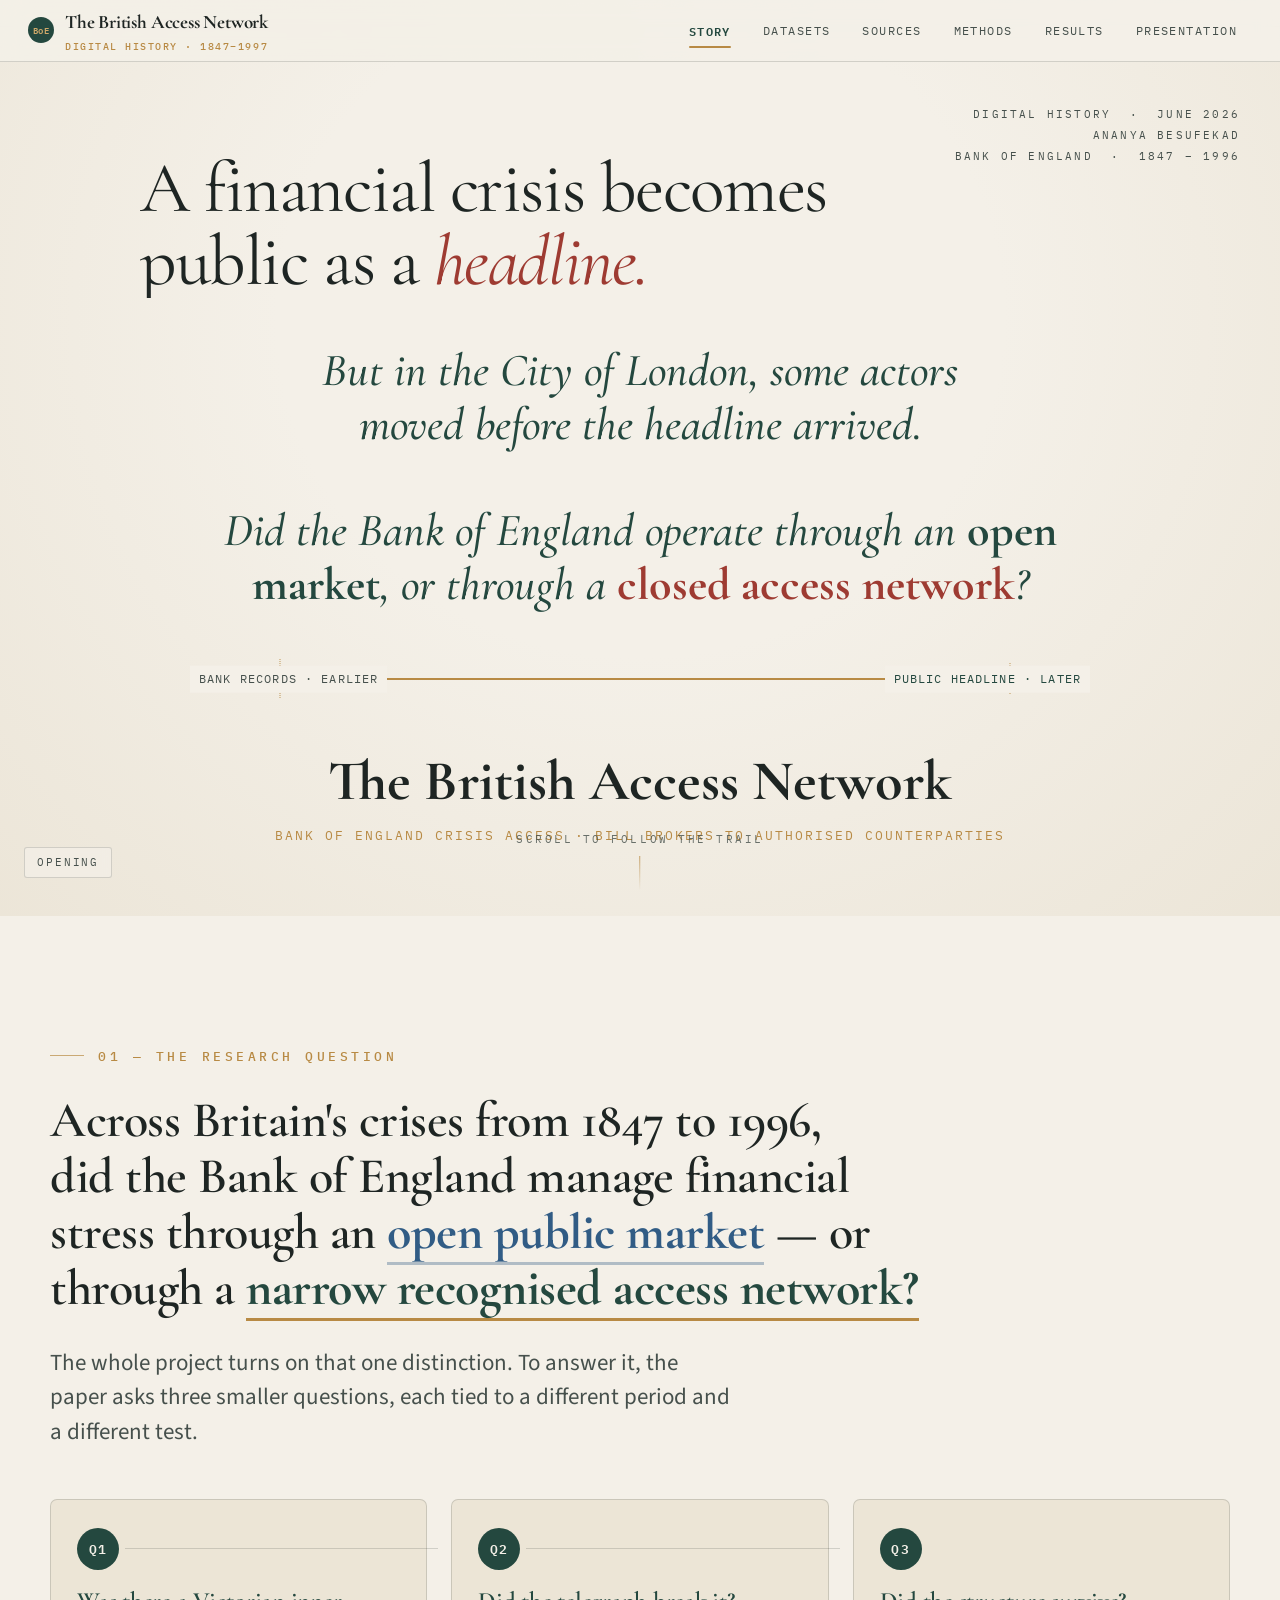
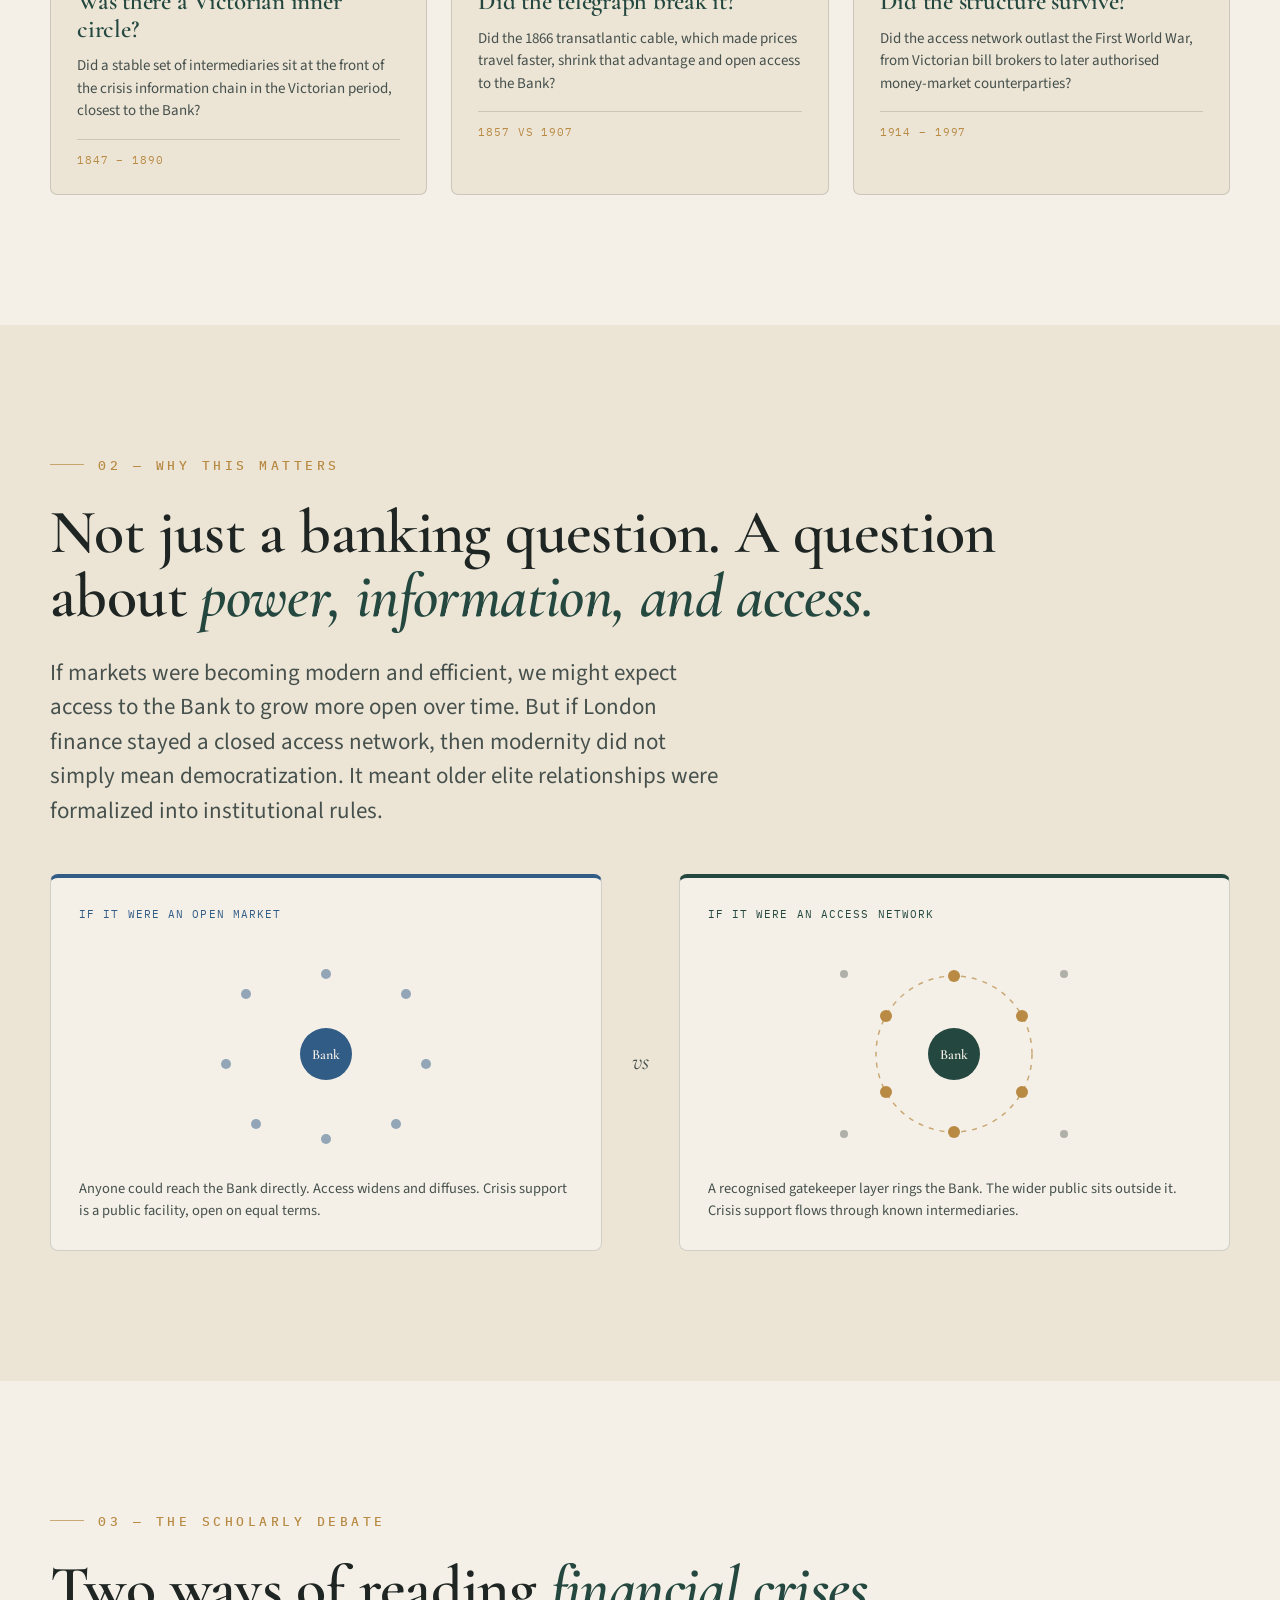
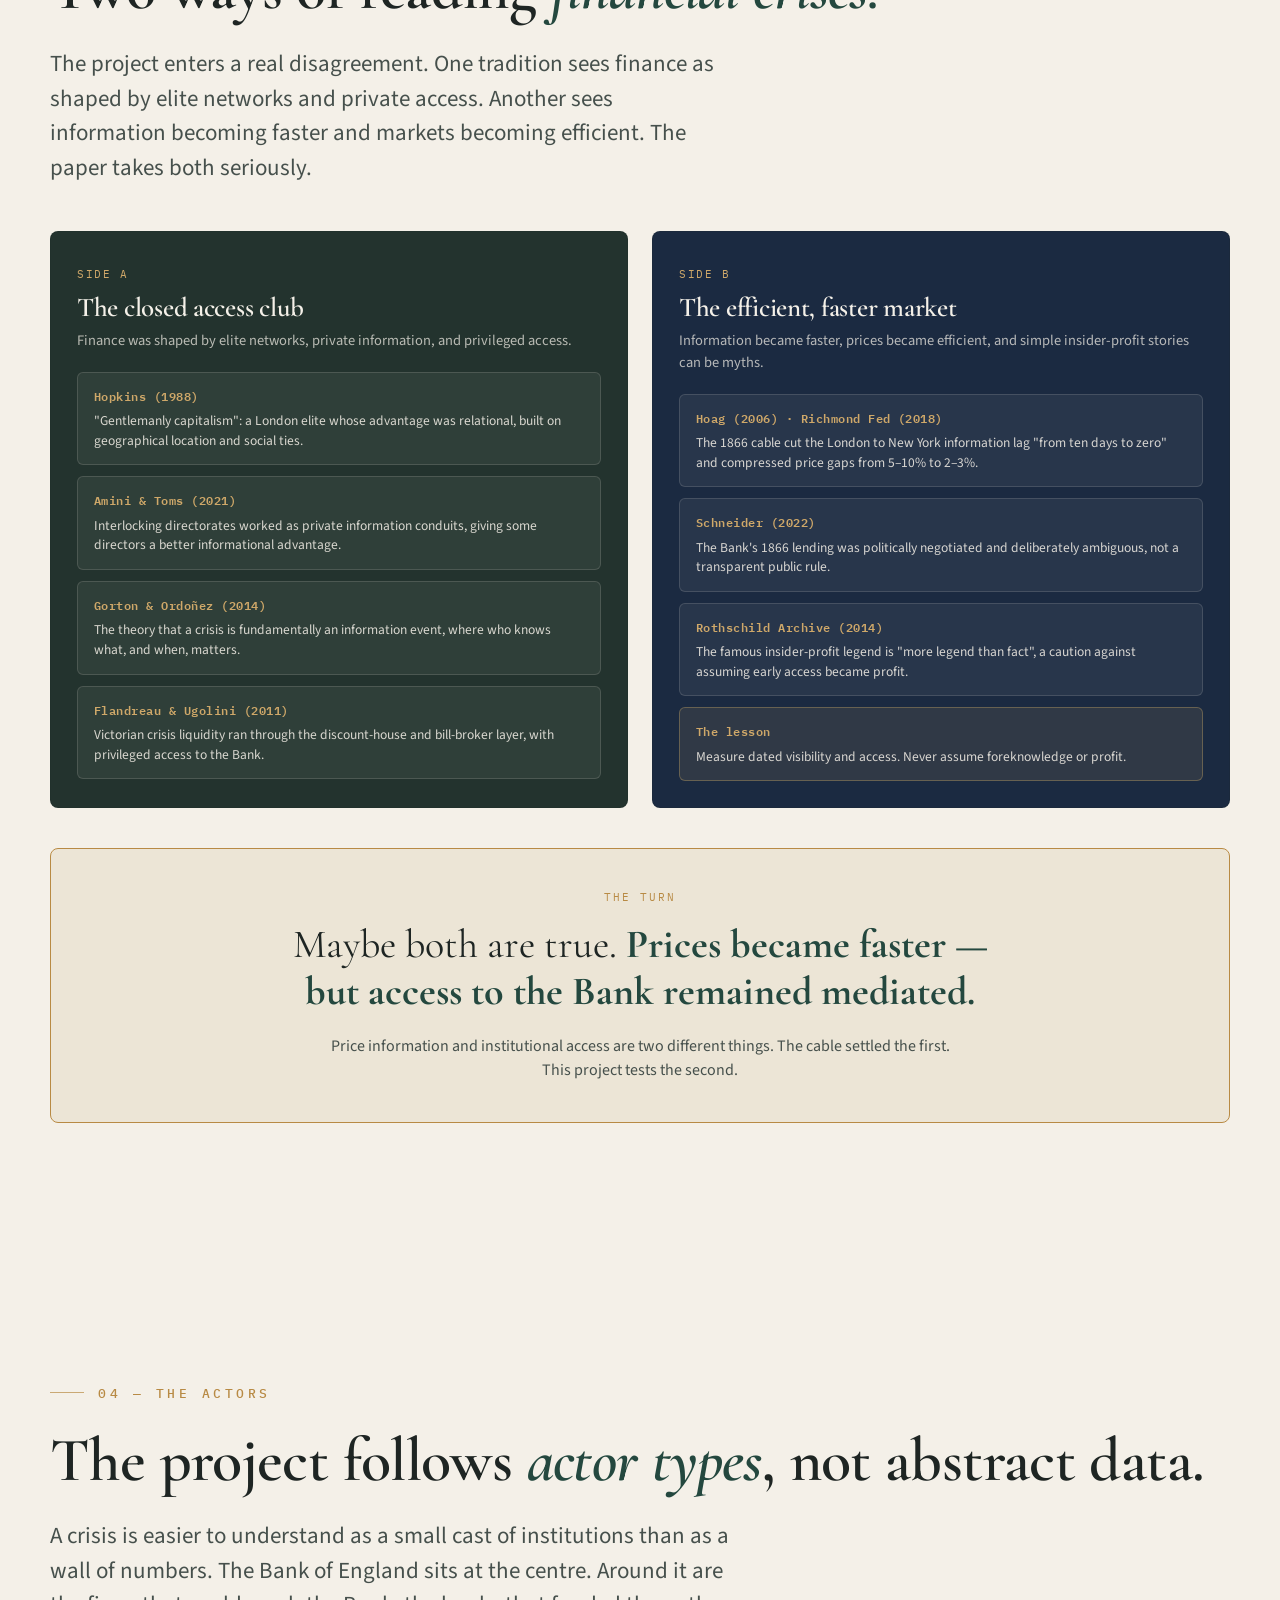
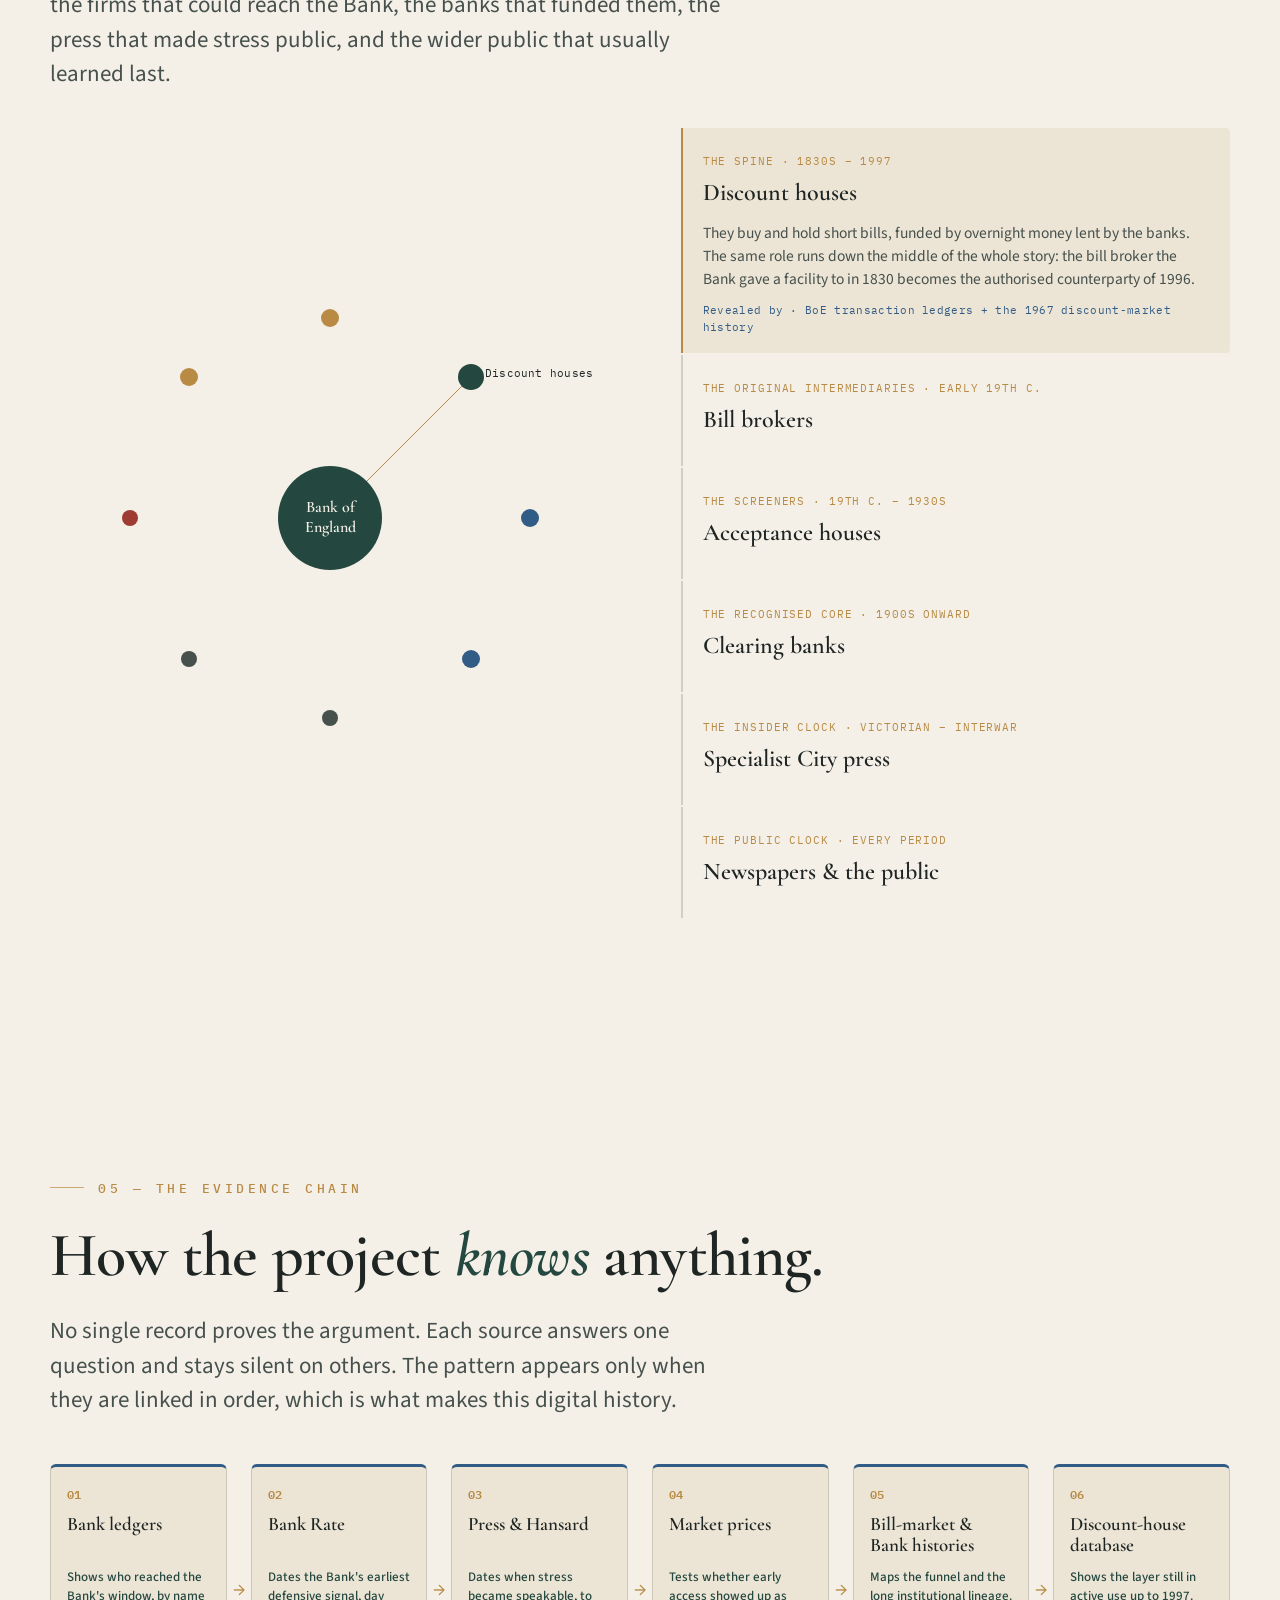
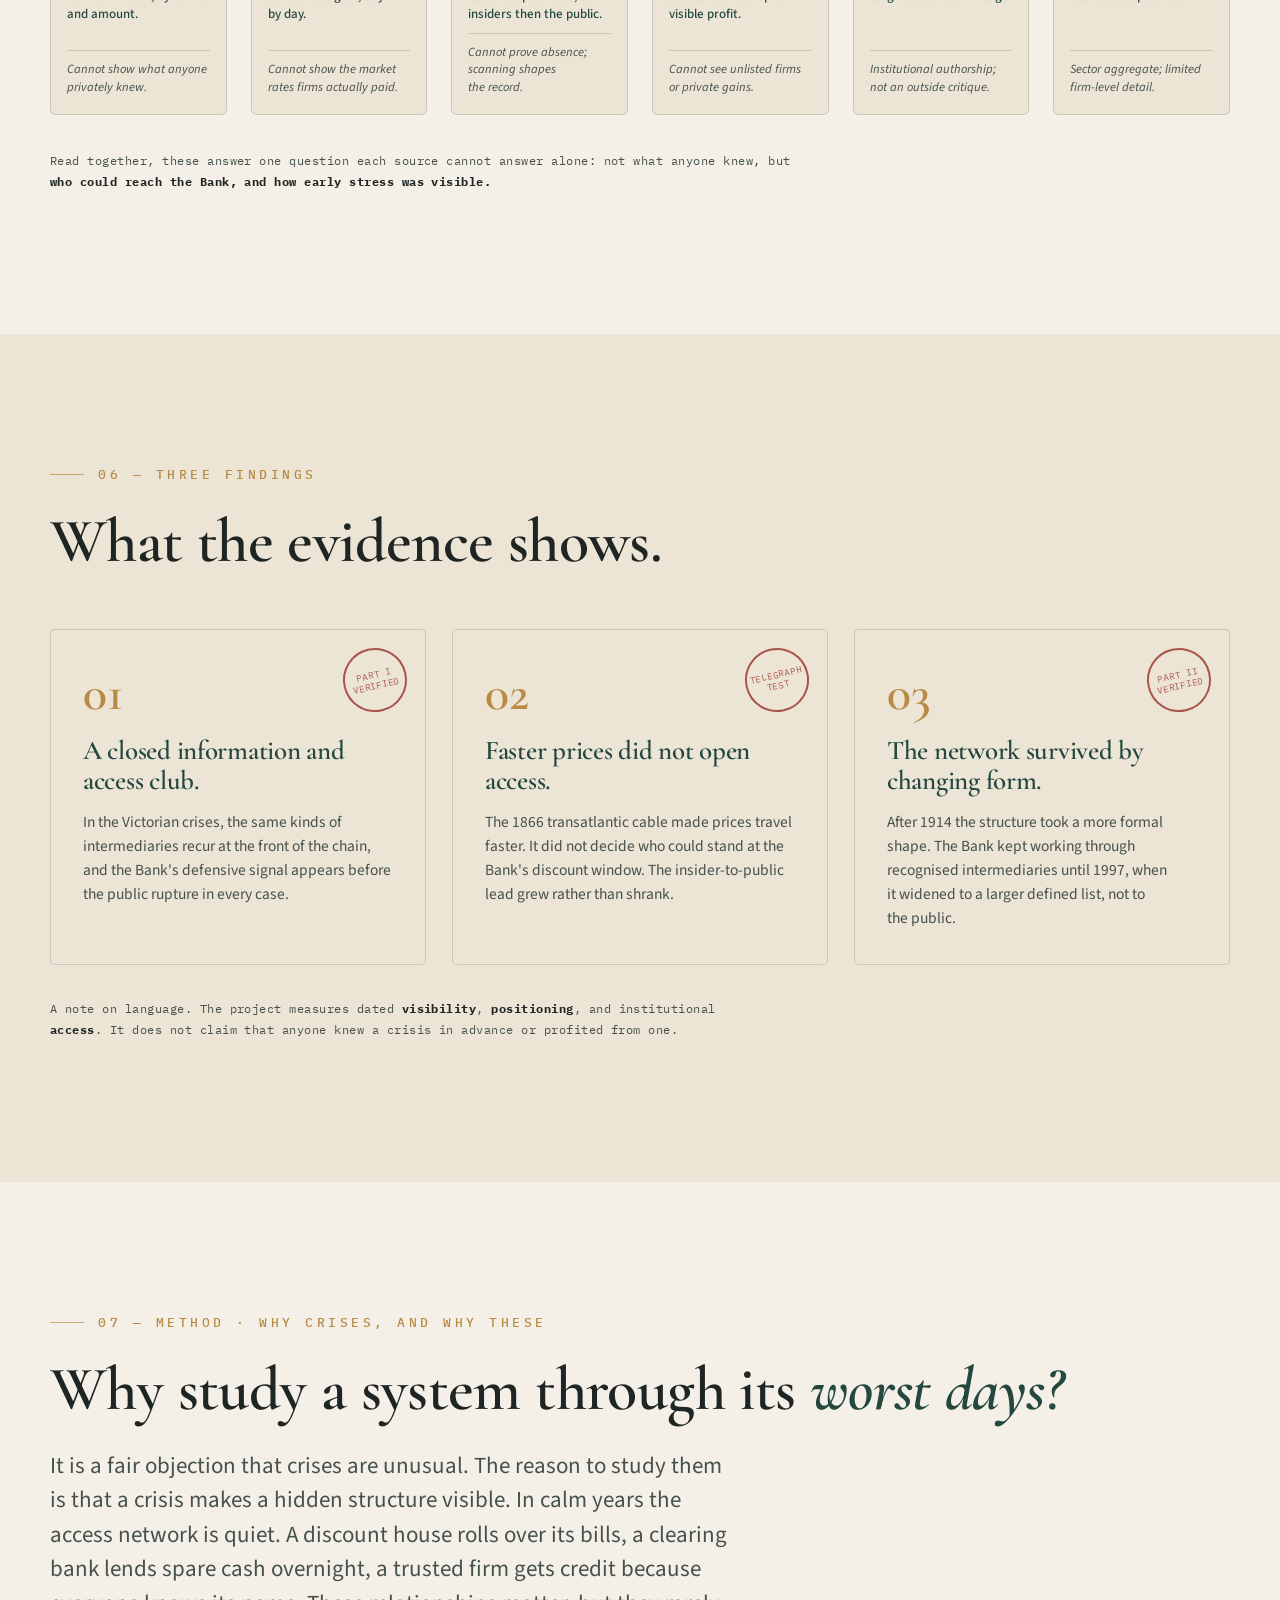
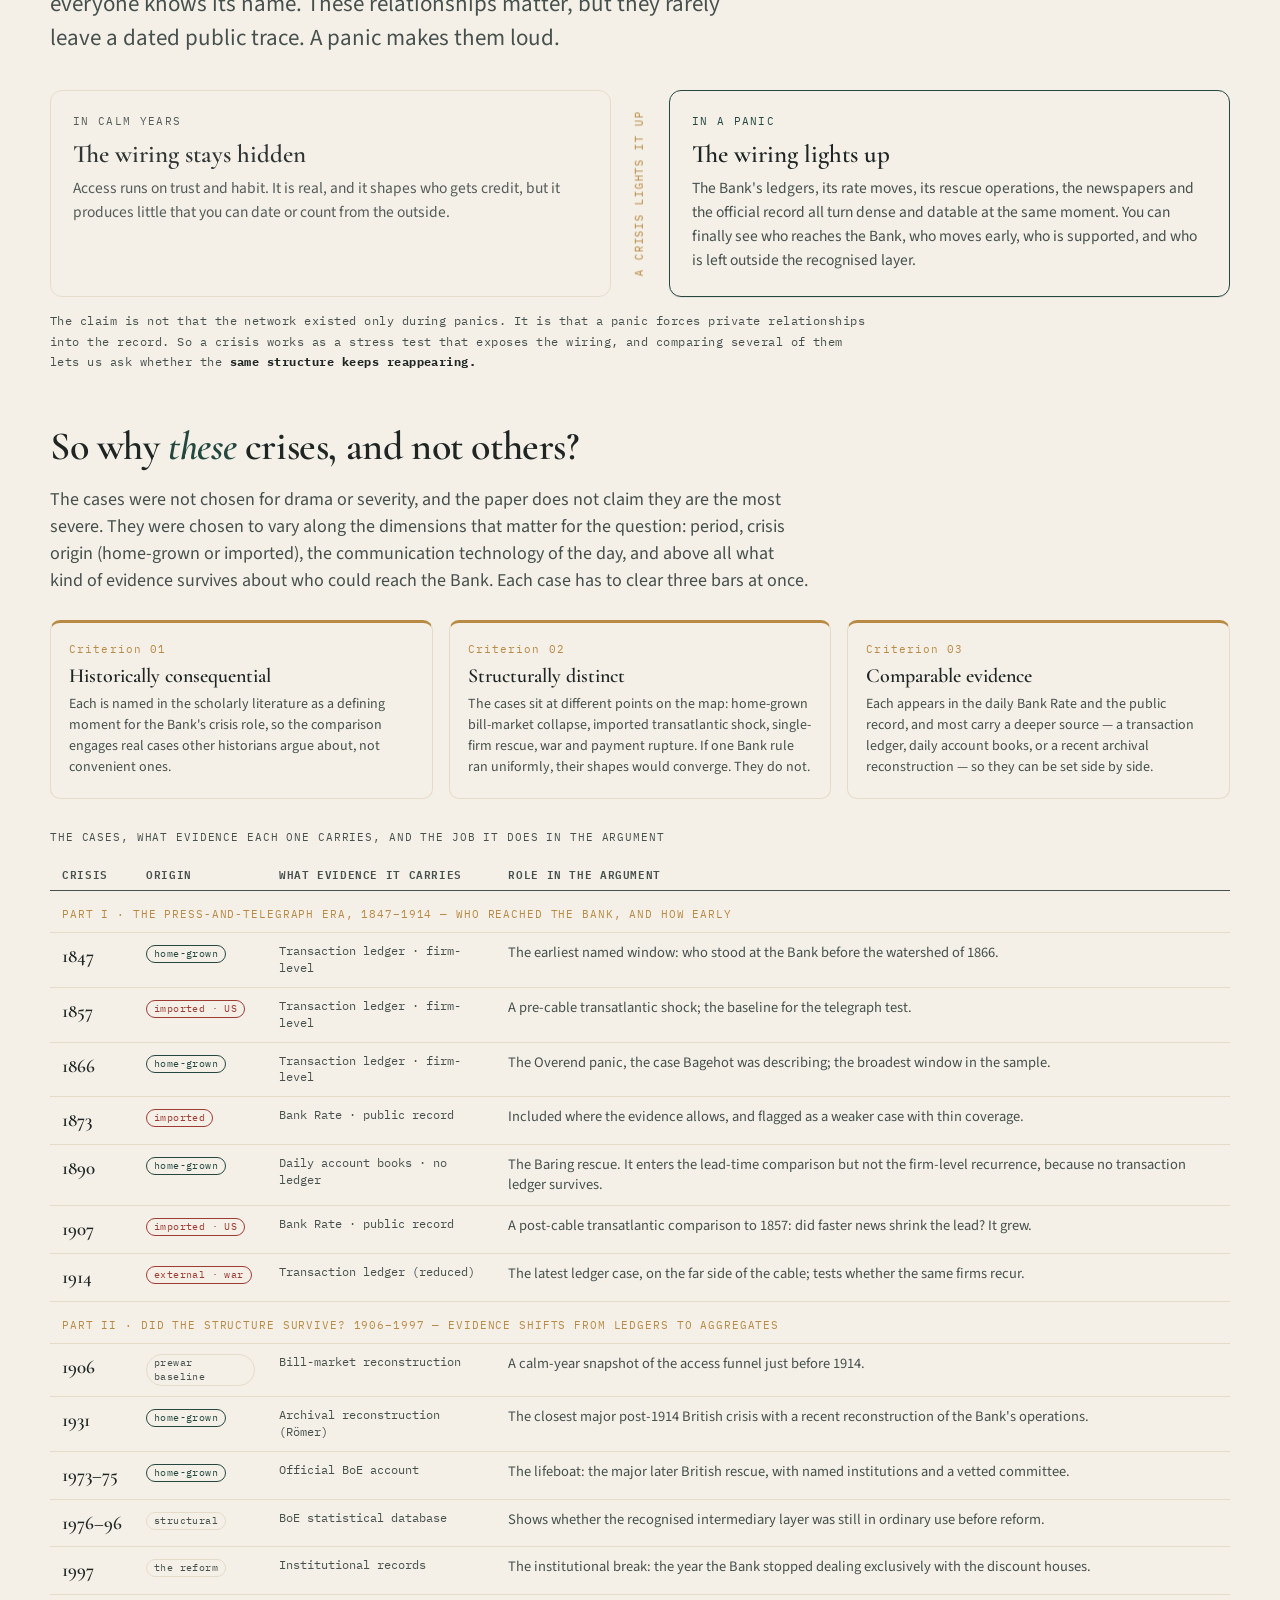
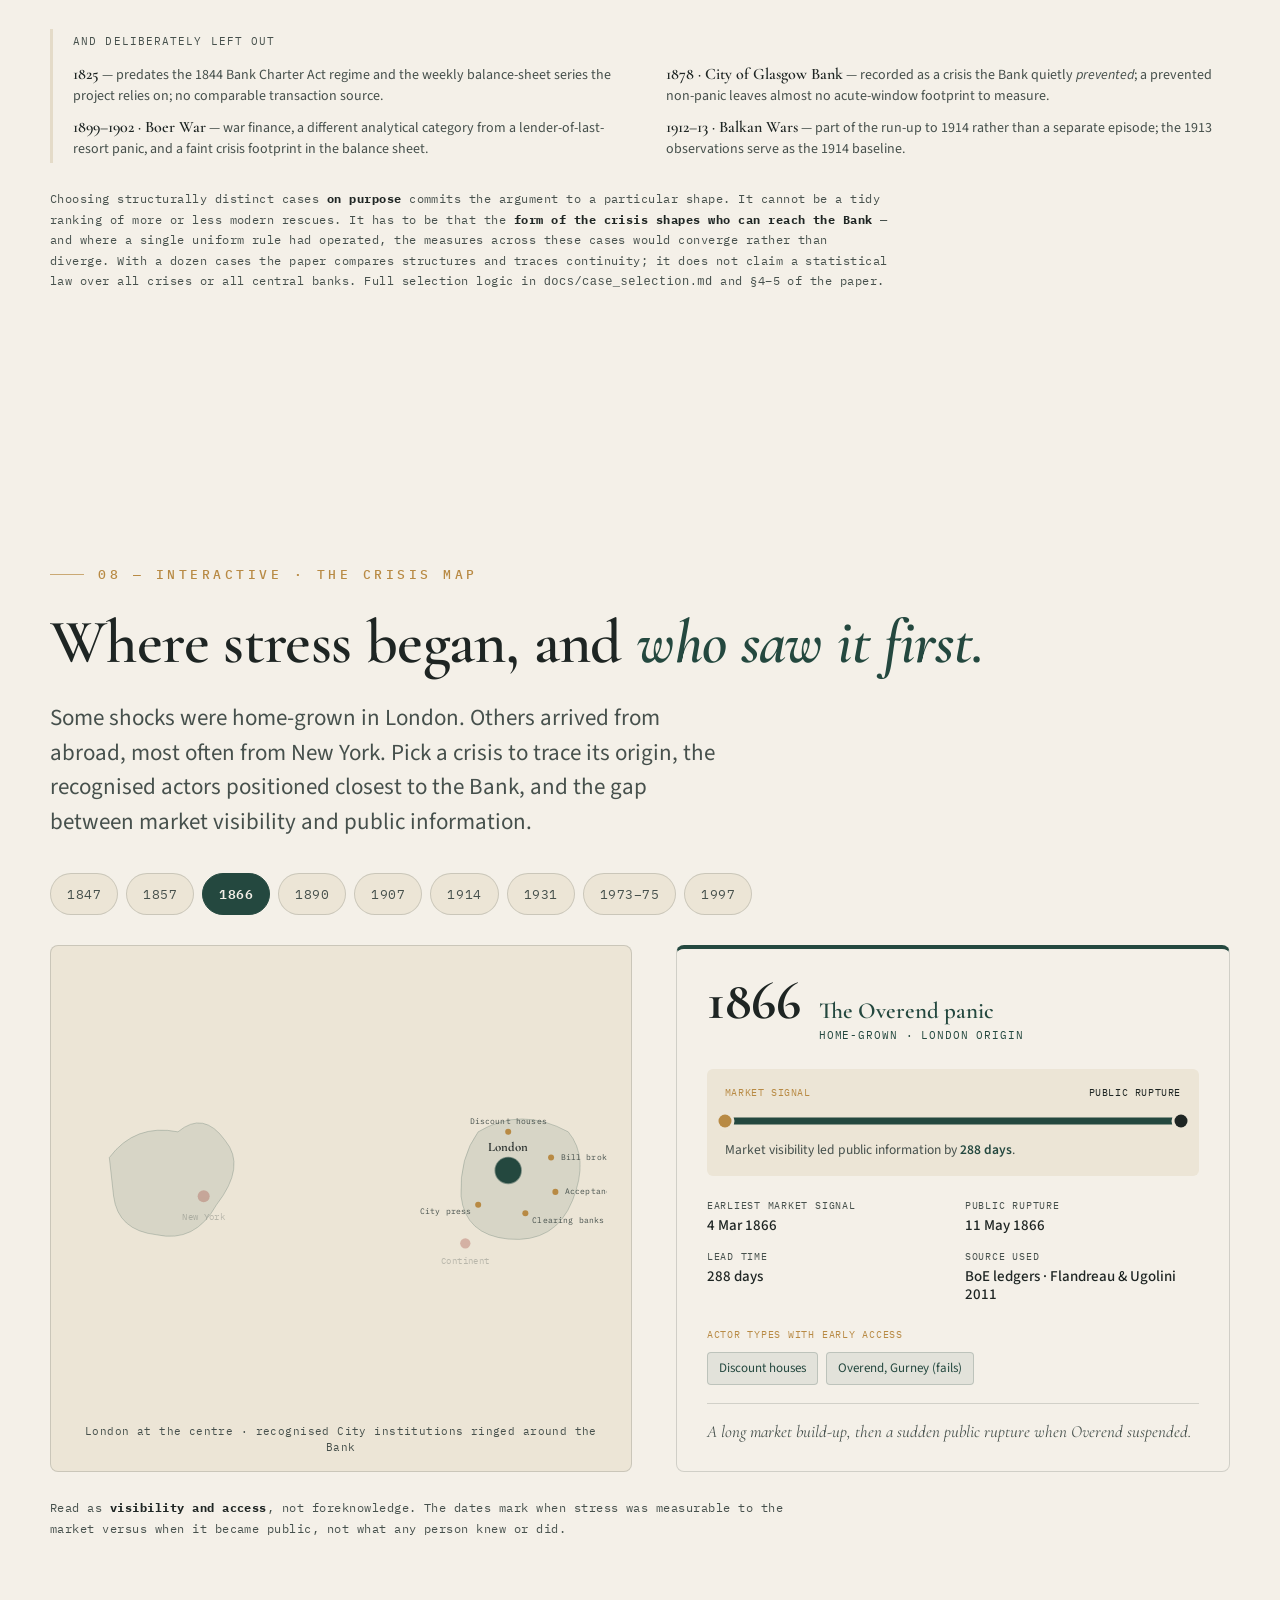
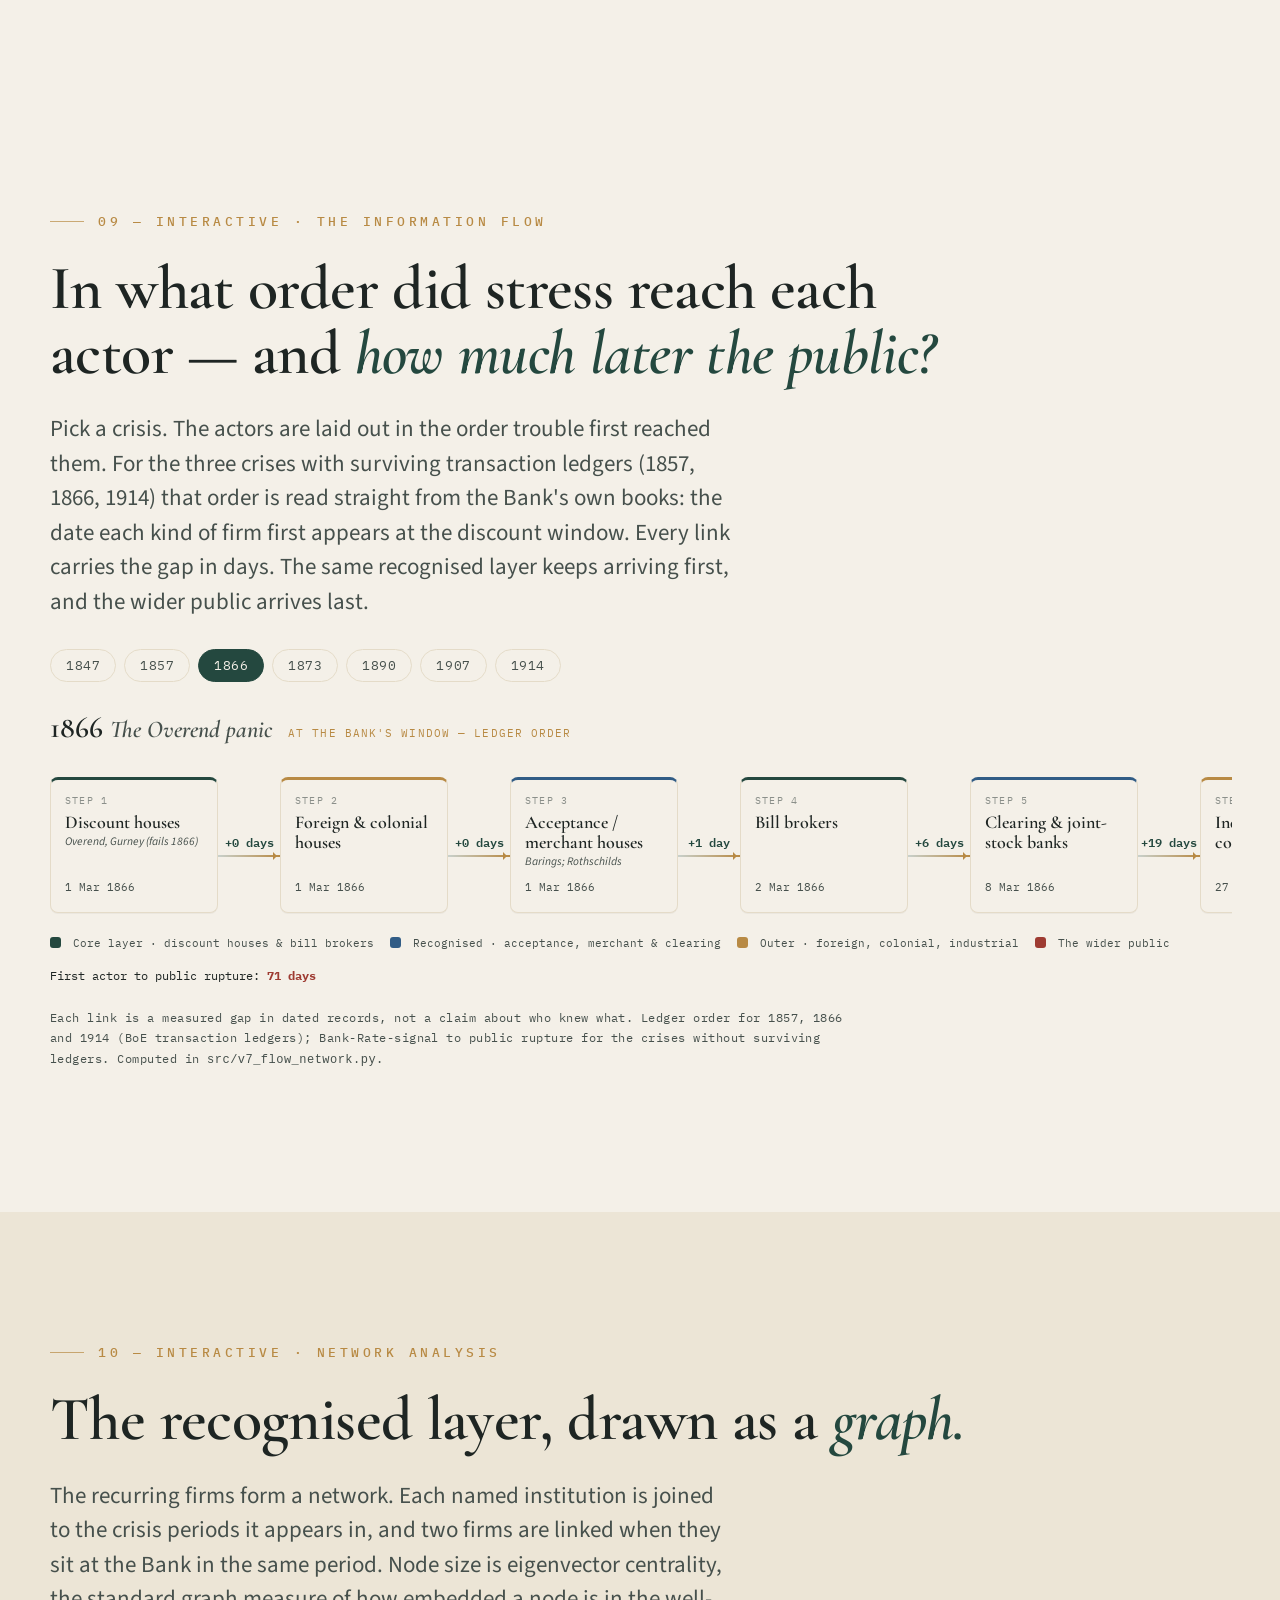
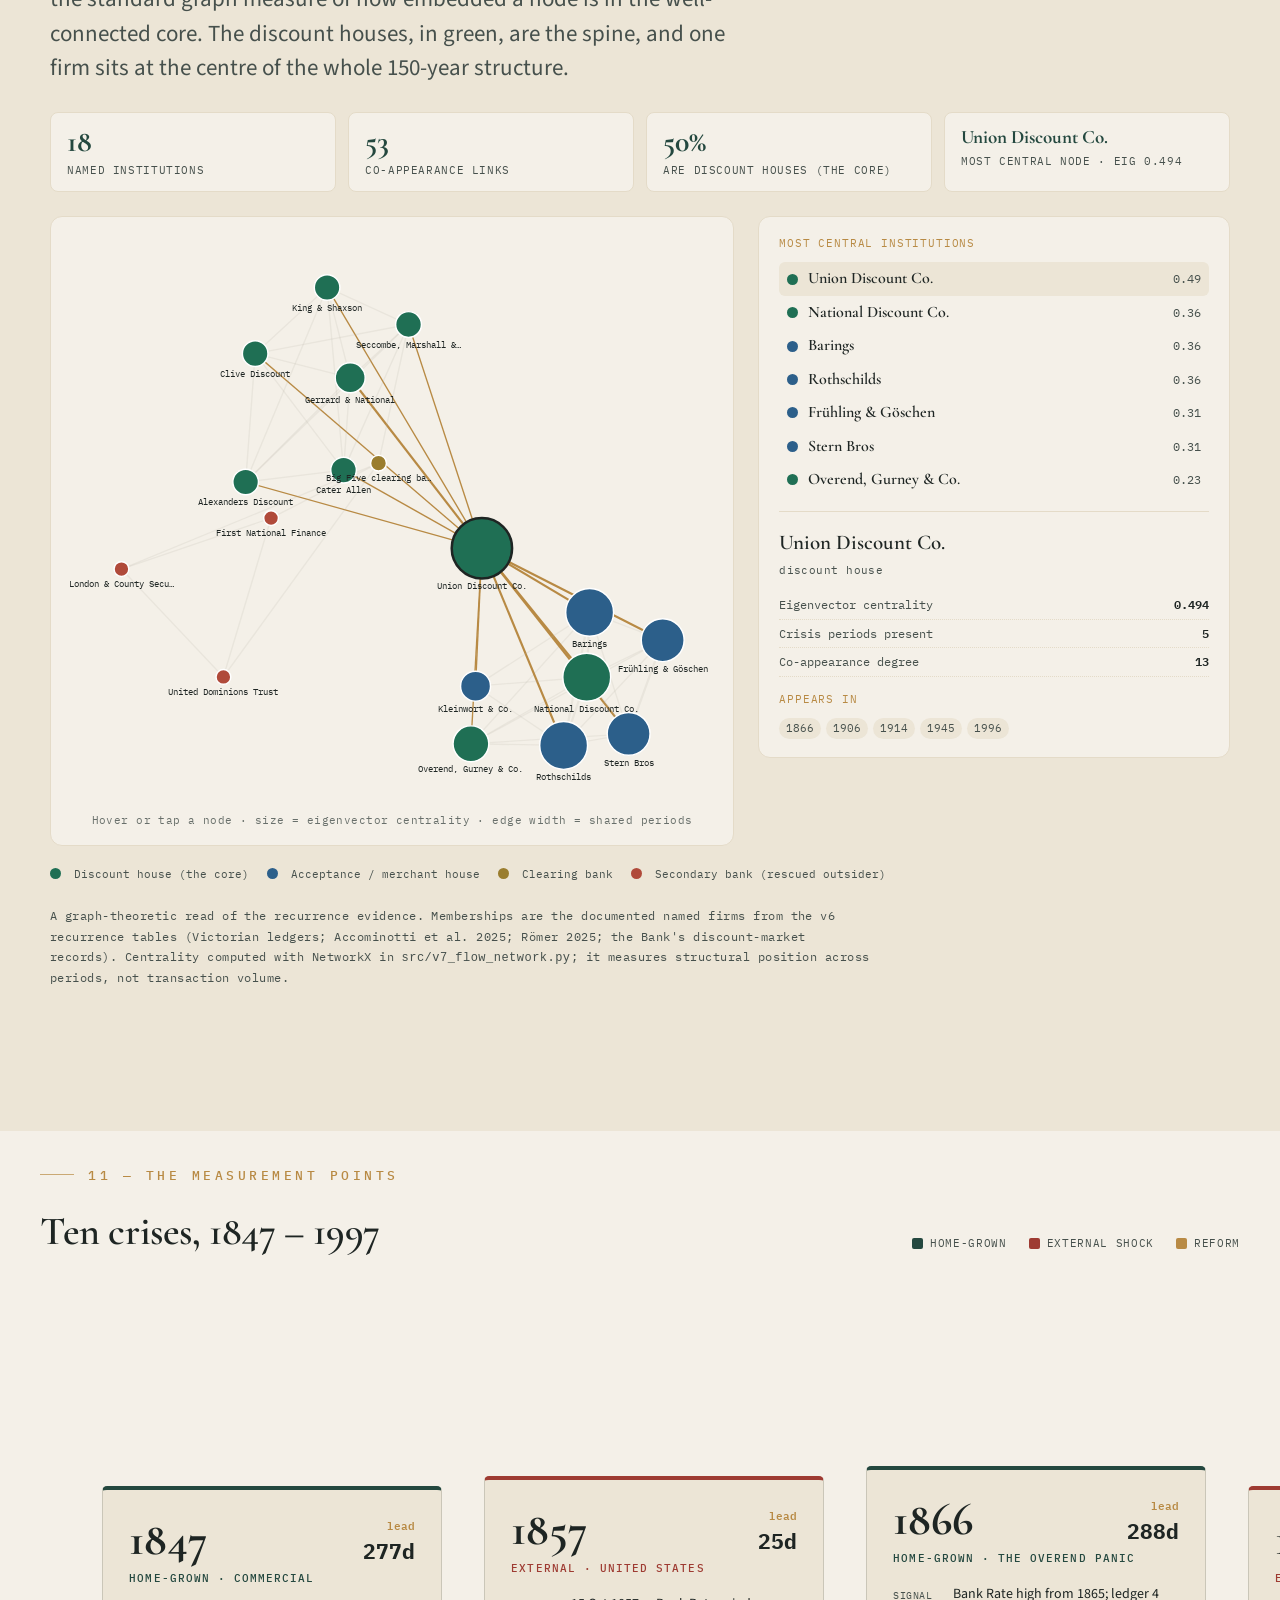
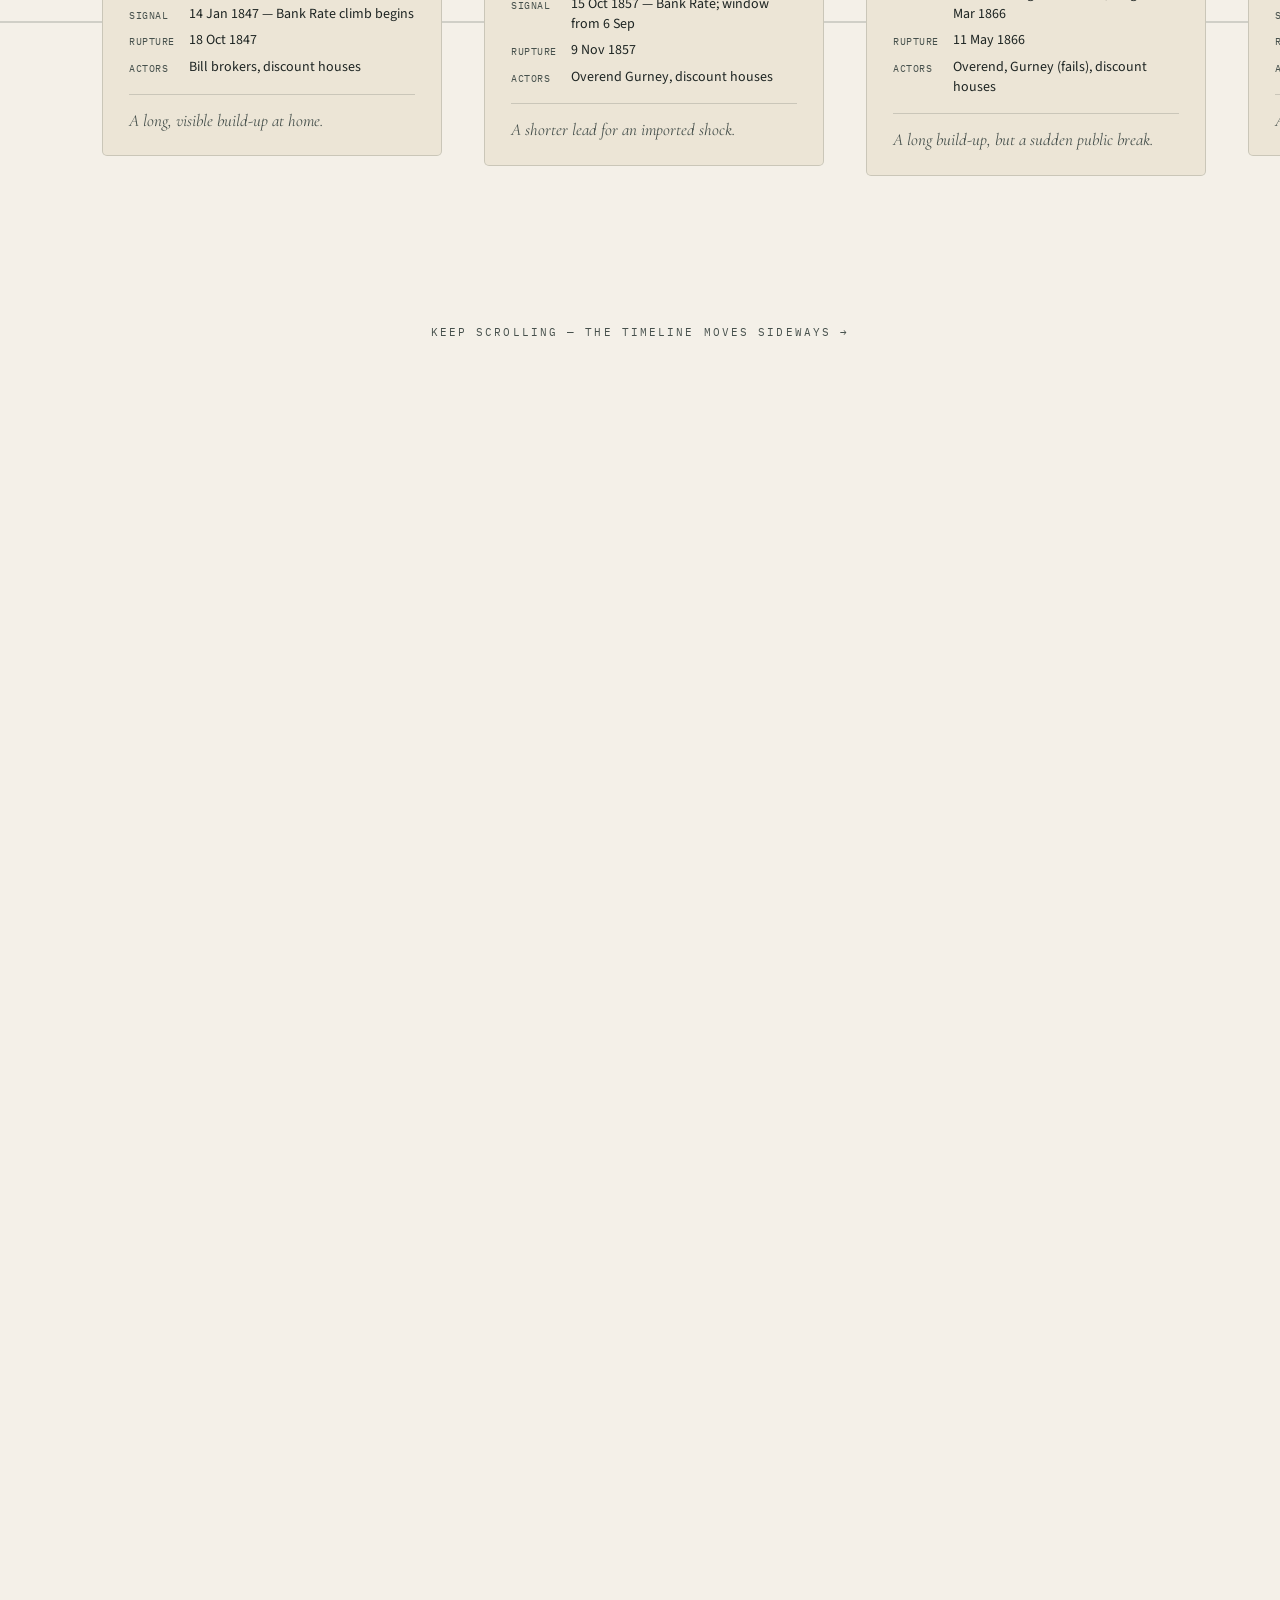
<file: website/index.html>
<!DOCTYPE html>
<html lang="en">
<head>
<meta charset="UTF-8" />
<meta name="viewport" content="width=device-width, initial-scale=1.0" />
<title>The British Access Network — Digital History</title>
<link rel="preconnect" href="https://fonts.googleapis.com" />
<link rel="preconnect" href="https://fonts.gstatic.com" crossorigin />
<link href="https://fonts.googleapis.com/css2?family=Cormorant+Garamond:ital,wght@0,500;0,600;0,700;1,500;1,600&family=Source+Sans+3:wght@400;500;600;700&family=IBM+Plex+Mono:wght@400;500;600&display=swap" rel="stylesheet" />
<link rel="stylesheet" href="assets/styles.css" />
<link rel="stylesheet" href="assets/pages.css" />
</head>
<body>
<div class="paper-grain"></div>
<div class="read-progress"></div>
<div class="chapter-tag"></div>

<!-- ============================================================
     TOP NAVIGATION
     ============================================================ -->
<nav class="site-nav">
  <a class="brand" href="#story">
    <span class="seal">BoE</span>
    <span>The British Access Network<small>Digital History · 1847–1997</small></span>
  </a>
  <button class="nav-toggle" aria-label="Menu"><span></span><span></span><span></span></button>
  <div class="nav-tabs">
    <button class="nav-tab" data-tab="story">Story</button>
    <button class="nav-tab" data-tab="datasets">Datasets</button>
    <button class="nav-tab" data-tab="sources">Sources</button>
    <button class="nav-tab" data-tab="methods">Methods</button>
    <button class="nav-tab" data-tab="results">Results</button>
    <button class="nav-tab" data-tab="presentation">Presentation</button>
  </div>
</nav>

<!-- ============================================================
     PAGE 1 — STORY
     ============================================================ -->
<div class="page" data-page="story">
<main>

<!-- ============================================================
     1 — HERO
     ============================================================ -->
<header class="hero" data-screen-label="Hero" data-chapter="Opening">
  <div class="hero-stamp">
    Digital History &nbsp;·&nbsp; June 2026<br />
    Ananya Besufekad<br />
    Bank of England &nbsp;·&nbsp; 1847 – 1996
  </div>
  <div class="hero-inner">
    <div class="hero-stage">
      <span class="ln"><span>A financial crisis becomes</span></span>
      <span class="ln"><span>public as a <em style="font-style:italic;color:var(--red)">headline.</em></span></span>
    </div>
    <p class="hero-q">
      But in the City of London, some actors moved before the headline arrived.
      <br /><br />
      Did the Bank of England operate through an <b style="color:var(--bank-green)">open market</b>,
      or through a <b>closed access network</b>?
    </p>
    <div class="hero-line-wrap draw">
      <span class="hero-line-label l">Bank records · earlier</span>
      <span class="hero-line-label r">Public headline · later</span>
      <svg viewBox="0 0 900 120" preserveAspectRatio="none">
        <path d="M 820 60 L 90 60" fill="none" stroke="var(--gold)" stroke-width="2" />
        <path d="M 120 48 L 90 60 L 120 72" fill="none" stroke="var(--gold)" stroke-width="2" />
        <line x1="820" y1="44" x2="820" y2="76" stroke="var(--gold)" stroke-width="1.5" opacity="0.6" />
        <line x1="90" y1="40" x2="90" y2="80" stroke="var(--gold)" stroke-width="1.5" opacity="0.6" />
      </svg>
    </div>
    <div class="hero-title-block">
      <div class="hero-maintitle">The British Access Network</div>
      <div class="hero-sub">Bank of England crisis access · bill brokers to authorised counterparties</div>
    </div>
  </div>
  <div class="scroll-cue">Scroll to follow the trail<span class="bar"></span></div>
</header>

<!-- ============================================================
     RQ — THE RESEARCH QUESTION
     ============================================================ -->
<section class="section" data-screen-label="Research Question" data-chapter="The Question">
  <div class="wrap">
    <div class="eyebrow" data-animate data-once>01 — The research question</div>
    <h2 class="rq-big" data-animate data-once data-delay="1">Across Britain's crises from 1847 to 1996, did the Bank of England manage financial stress through an <em class="open">open public market</em> &mdash; or through a <em class="closed">narrow recognised access network?</em></h2>
    <p class="lede" data-animate data-once data-delay="2" style="margin-top:30px;">The whole project turns on that one distinction. To answer it, the paper asks three smaller questions, each tied to a different period and a different test.</p>

    <div class="rq-nodes">
      <div class="rq-node" data-animate data-once>
        <div class="rq-n">Q1</div>
        <div class="rq-line"></div>
        <h3>Was there a Victorian inner circle?</h3>
        <p>Did a stable set of intermediaries sit at the front of the crisis information chain in the Victorian period, closest to the Bank?</p>
        <div class="rq-era">1847 &ndash; 1890</div>
      </div>
      <div class="rq-node" data-animate data-once data-delay="1">
        <div class="rq-n">Q2</div>
        <div class="rq-line"></div>
        <h3>Did the telegraph break it?</h3>
        <p>Did the 1866 transatlantic cable, which made prices travel faster, shrink that advantage and open access to the Bank?</p>
        <div class="rq-era">1857 vs 1907</div>
      </div>
      <div class="rq-node" data-animate data-once data-delay="2">
        <div class="rq-n">Q3</div>
        <div class="rq-line"></div>
        <h3>Did the structure survive?</h3>
        <p>Did the access network outlast the First World War, from Victorian bill brokers to later authorised money-market counterparties?</p>
        <div class="rq-era">1914 &ndash; 1997</div>
      </div>
    </div>
  </div>
</section>

<!-- ============================================================
     WM — WHY THIS MATTERS  (split screen)
     ============================================================ -->
<section class="section" style="background:var(--ivory-2);" data-screen-label="Why It Matters" data-chapter="Why It Matters">
  <div class="wrap">
    <div class="eyebrow" data-animate data-once>02 — Why this matters</div>
    <h2 class="display" data-animate data-once data-delay="1">Not just a banking question. A question about <em>power, information, and access.</em></h2>
    <p class="lede" data-animate data-once data-delay="2">If markets were becoming modern and efficient, we might expect access to the Bank to grow more open over time. But if London finance stayed a closed access network, then modernity did not simply mean democratization. It meant older elite relationships were formalized into institutional rules.</p>

    <div class="split" data-animate data-once>
      <div class="split-side open">
        <div class="split-lab">If it were an open market</div>
        <div class="split-stage">
          <svg viewBox="0 0 280 220" aria-label="Open market: access diffuses outward">
            <circle class="sp-hub" cx="140" cy="110" r="26" />
            <text x="140" y="115" text-anchor="middle" class="sp-hublab">Bank</text>
            <g class="sp-diffuse">
              <circle cx="60" cy="50" r="5"/><circle cx="220" cy="50" r="5"/><circle cx="40" cy="120" r="5"/><circle cx="240" cy="120" r="5"/><circle cx="70" cy="180" r="5"/><circle cx="210" cy="180" r="5"/><circle cx="140" cy="30" r="5"/><circle cx="140" cy="195" r="5"/>
            </g>
          </svg>
        </div>
        <p>Anyone could reach the Bank directly. Access widens and diffuses. Crisis support is a public facility, open on equal terms.</p>
      </div>
      <div class="split-vs">vs</div>
      <div class="split-side closed">
        <div class="split-lab">If it were an access network</div>
        <div class="split-stage">
          <svg viewBox="0 0 280 220" aria-label="Access network: a gatekeeper layer rings the Bank">
            <circle class="sp-ring2" cx="140" cy="110" r="78" />
            <circle class="sp-hub closed" cx="140" cy="110" r="26" />
            <text x="140" y="115" text-anchor="middle" class="sp-hublab">Bank</text>
            <g class="sp-gate">
              <circle cx="140" cy="32" r="6"/><circle cx="208" cy="72" r="6"/><circle cx="208" cy="148" r="6"/><circle cx="140" cy="188" r="6"/><circle cx="72" cy="148" r="6"/><circle cx="72" cy="72" r="6"/>
            </g>
            <g class="sp-outside">
              <circle cx="30" cy="30" r="4"/><circle cx="250" cy="30" r="4"/><circle cx="30" cy="190" r="4"/><circle cx="250" cy="190" r="4"/>
            </g>
          </svg>
        </div>
        <p>A recognised gatekeeper layer rings the Bank. The wider public sits outside it. Crisis support flows through known intermediaries.</p>
      </div>
    </div>
  </div>
</section>

<!-- ============================================================
     DB — THE SCHOLARLY DEBATE
     ============================================================ -->
<section class="section" data-screen-label="The Debate" data-chapter="The Debate">
  <div class="wrap">
    <div class="eyebrow" data-animate data-once>03 — The scholarly debate</div>
    <h2 class="display" data-animate data-once data-delay="1">Two ways of reading <em>financial crises.</em></h2>
    <p class="lede" data-animate data-once data-delay="2">The project enters a real disagreement. One tradition sees finance as shaped by elite networks and private access. Another sees information becoming faster and markets becoming efficient. The paper takes both seriously.</p>

    <div class="debate">
      <div class="debate-col a" data-animate data-once>
        <div class="debate-head">
          <span class="debate-tag">Side A</span>
          <h3>The closed access club</h3>
          <p class="debate-gloss">Finance was shaped by elite networks, private information, and privileged access.</p>
        </div>
        <div class="debate-cards">
          <div class="debate-card"><h4>Hopkins (1988)</h4><p>"Gentlemanly capitalism": a London elite whose advantage was relational, built on geographical location and social ties.</p></div>
          <div class="debate-card"><h4>Amini &amp; Toms (2021)</h4><p>Interlocking directorates worked as private information conduits, giving some directors a better informational advantage.</p></div>
          <div class="debate-card"><h4>Gorton &amp; Ordo&ntilde;ez (2014)</h4><p>The theory that a crisis is fundamentally an information event, where who knows what, and when, matters.</p></div>
          <div class="debate-card"><h4>Flandreau &amp; Ugolini (2011)</h4><p>Victorian crisis liquidity ran through the discount-house and bill-broker layer, with privileged access to the Bank.</p></div>
        </div>
      </div>

      <div class="debate-col b" data-animate data-once data-delay="1">
        <div class="debate-head">
          <span class="debate-tag b">Side B</span>
          <h3>The efficient, faster market</h3>
          <p class="debate-gloss">Information became faster, prices became efficient, and simple insider-profit stories can be myths.</p>
        </div>
        <div class="debate-cards">
          <div class="debate-card"><h4>Hoag (2006) &middot; Richmond Fed (2018)</h4><p>The 1866 cable cut the London to New York information lag "from ten days to zero" and compressed price gaps from 5&ndash;10% to 2&ndash;3%.</p></div>
          <div class="debate-card"><h4>Schneider (2022)</h4><p>The Bank's 1866 lending was politically negotiated and deliberately ambiguous, not a transparent public rule.</p></div>
          <div class="debate-card"><h4>Rothschild Archive (2014)</h4><p>The famous insider-profit legend is "more legend than fact", a caution against assuming early access became profit.</p></div>
          <div class="debate-card empty"><h4>The lesson</h4><p>Measure dated visibility and access. Never assume foreknowledge or profit.</p></div>
        </div>
      </div>
    </div>

    <div class="turning" data-animate data-once>
      <div class="turning-mark">The turn</div>
      <p class="turning-text">Maybe both are true. <b>Prices became faster &mdash; but access to the Bank remained mediated.</b></p>
      <p class="turning-sub">Price information and institutional access are two different things. The cable settled the first. This project tests the second.</p>
    </div>
  </div>
</section>

<!-- ============================================================
     2 — MEET THE ACTORS
     ============================================================ -->
<section class="section" data-screen-label="Actors" data-chapter="The Actors">
  <div class="wrap">
    <div class="eyebrow" data-animate data-once>04 — The actors</div>
    <h2 class="display" data-animate data-once data-delay="1">The project follows <em>actor types</em>, not abstract data.</h2>
    <p class="lede" data-animate data-once data-delay="2">A crisis is easier to understand as a small cast of institutions than as a wall of numbers. The Bank of England sits at the centre. Around it are the firms that could reach the Bank, the banks that funded them, the press that made stress public, and the wider public that usually learned last.</p>

    <div class="actors-grid">
      <div class="net-stage" data-animate data-once>
        <svg viewBox="0 0 560 560" aria-label="Network of City actors around the Bank of England">
          <!-- edges -->
          <line class="net-edge" data-key="bill-brokers"   x1="280" y1="280" x2="280" y2="80" />
          <line class="net-edge" data-key="discount-houses" x1="280" y1="280" x2="421" y2="139" />
          <line class="net-edge" data-key="merchant-banks"  x1="280" y1="280" x2="480" y2="280" />
          <line class="net-edge" data-key="clearing-banks"  x1="280" y1="280" x2="421" y2="421" />
          <line class="net-edge" data-key="city-press"      x1="280" y1="280" x2="280" y2="480" />
          <line class="net-edge" data-key="newspapers"      x1="280" y1="280" x2="139" y2="421" />
          <line class="net-edge" data-key="public"          x1="280" y1="280" x2="80"  y2="280" />
          <line class="net-edge" data-key="auth"            x1="280" y1="280" x2="139" y2="139" />

          <!-- hub -->
          <g class="net-node hub-core lit">
            <circle cx="280" cy="280" r="52" />
            <text x="280" y="274" text-anchor="middle" font-size="16">Bank of</text>
            <text x="280" y="294" text-anchor="middle" font-size="16">England</text>
          </g>

          <!-- nodes -->
          <g class="net-node" data-key="bill-brokers">
            <circle cx="280" cy="80" r="9" fill="var(--gold)" />
            <text class="label" x="280" y="58" text-anchor="middle">Bill brokers</text>
          </g>
          <g class="net-node" data-key="discount-houses">
            <circle cx="421" cy="139" r="13" fill="var(--bank-green)" />
            <text class="label" x="435" y="139" text-anchor="start">Discount houses</text>
          </g>
          <g class="net-node" data-key="merchant-banks">
            <circle cx="480" cy="280" r="9" fill="var(--blue)" />
            <text class="label" x="494" y="284" text-anchor="start">Merchant / acceptance</text>
          </g>
          <g class="net-node" data-key="clearing-banks">
            <circle cx="421" cy="421" r="9" fill="var(--blue)" />
            <text class="label" x="435" y="425" text-anchor="start">Clearing banks</text>
          </g>
          <g class="net-node" data-key="city-press">
            <circle cx="280" cy="480" r="8" fill="var(--ink-soft)" />
            <text class="label" x="280" y="504" text-anchor="middle">Specialist City press</text>
          </g>
          <g class="net-node" data-key="newspapers">
            <circle cx="139" cy="421" r="8" fill="var(--ink-soft)" />
            <text class="label" x="125" y="425" text-anchor="end">Newspapers · Hansard</text>
          </g>
          <g class="net-node" data-key="public">
            <circle cx="80" cy="280" r="8" fill="var(--red)" />
            <text class="label" x="66" y="284" text-anchor="end">The wider public</text>
          </g>
          <g class="net-node" data-key="auth">
            <circle cx="139" cy="139" r="9" fill="var(--gold)" />
            <text class="label" x="125" y="139" text-anchor="end">Authorised list · 1996</text>
          </g>
        </svg>
      </div>

      <div class="actor-list" data-animate data-once data-delay="1">
        <div class="actor-item" data-key="discount-houses">
          <span class="role">The spine · 1830s – 1997</span>
          <h4>Discount houses</h4>
          <p>They buy and hold short bills, funded by overnight money lent by the banks. The same role runs down the middle of the whole story: the bill broker the Bank gave a facility to in 1830 becomes the authorised counterparty of 1996.</p>
          <span class="actor-src">Revealed by · BoE transaction ledgers + the 1967 discount-market history</span>
        </div>
        <div class="actor-item" data-key="bill-brokers">
          <span class="role">The original intermediaries · early 19th c.</span>
          <h4>Bill brokers</h4>
          <p>They matched lenders and borrowers of short IOUs, called bills of exchange. They are the ancestors of the discount houses and the first firms the Bank dealt with on a recognised footing.</p>
          <span class="actor-src">Revealed by · ledgers + the 1906 bill-market reconstruction</span>
        </div>
        <div class="actor-item" data-key="merchant-banks">
          <span class="role">The screeners · 19th c. – 1930s</span>
          <h4>Acceptance houses</h4>
          <p>Also called merchant banks. They guarantee, or "accept", a bill for a distant borrower, lending their name rather than their cash. They vet borrowers and form part of the recognised layer.</p>
          <span class="actor-src">Revealed by · the 1914 ledger + the 1906 bill reconstruction</span>
        </div>
        <div class="actor-item" data-key="clearing-banks">
          <span class="role">The recognised core · 1900s onward</span>
          <h4>Clearing banks</h4>
          <p>Large ordinary deposit banks that supply call money to the discount houses and later partner in rescues. They fund the network and help organise support.</p>
          <span class="actor-src">Revealed by · R&ouml;mer's 1931 study + the 1978 lifeboat account</span>
        </div>
        <div class="actor-item" data-key="city-press">
          <span class="role">The insider clock · Victorian – interwar</span>
          <h4>Specialist City press</h4>
          <p>The Bankers' Magazine and similar titles reported money-market strain for professionals. They show stress was legible to insiders before it reached the public.</p>
          <span class="actor-src">Revealed by · The Bankers' Magazine</span>
        </div>
        <div class="actor-item" data-key="public">
          <span class="role">The public clock · every period</span>
          <h4>Newspapers &amp; the public</h4>
          <p>HMD newspapers and Hansard form the broad public record. This is the comparison point the whole argument turns on: the moment a crisis became visible to everyone.</p>
          <span class="actor-src">Revealed by · HMD newspapers + Hansard</span>
        </div>
      </div>
    </div>
  </div>
</section>

<!-- ============================================================
     EC — THE EVIDENCE CHAIN
     ============================================================ -->
<section class="section" data-screen-label="Evidence Chain" data-chapter="The Evidence Chain">
  <div class="wrap">
    <div class="eyebrow" data-animate data-once>05 — The evidence chain</div>
    <h2 class="display" data-animate data-once data-delay="1">How the project <em>knows</em> anything.</h2>
    <p class="lede" data-animate data-once data-delay="2">No single record proves the argument. Each source answers one question and stays silent on others. The pattern appears only when they are linked in order, which is what makes this digital history.</p>

    <div class="chain" data-animate data-once>
      <div class="chain-step">
        <div class="chain-ico">01</div>
        <h4>Bank ledgers</h4>
        <p class="reveals">Shows who reached the Bank's window, by name and amount.</p>
        <p class="cannot">Cannot show what anyone privately knew.</p>
      </div>
      <div class="chain-arrow">→</div>
      <div class="chain-step">
        <div class="chain-ico">02</div>
        <h4>Bank Rate</h4>
        <p class="reveals">Dates the Bank's earliest defensive signal, day by day.</p>
        <p class="cannot">Cannot show the market rates firms actually paid.</p>
      </div>
      <div class="chain-arrow">→</div>
      <div class="chain-step">
        <div class="chain-ico">03</div>
        <h4>Press &amp; Hansard</h4>
        <p class="reveals">Dates when stress became speakable, to insiders then the public.</p>
        <p class="cannot">Cannot prove absence; scanning shapes the record.</p>
      </div>
      <div class="chain-arrow">→</div>
      <div class="chain-step">
        <div class="chain-ico">04</div>
        <h4>Market prices</h4>
        <p class="reveals">Tests whether early access showed up as visible profit.</p>
        <p class="cannot">Cannot see unlisted firms or private gains.</p>
      </div>
      <div class="chain-arrow">→</div>
      <div class="chain-step">
        <div class="chain-ico">05</div>
        <h4>Bill-market &amp; Bank histories</h4>
        <p class="reveals">Maps the funnel and the long institutional lineage.</p>
        <p class="cannot">Institutional authorship; not an outside critique.</p>
      </div>
      <div class="chain-arrow">→</div>
      <div class="chain-step">
        <div class="chain-ico">06</div>
        <h4>Discount-house database</h4>
        <p class="reveals">Shows the layer still in active use up to 1997.</p>
        <p class="cannot">Sector aggregate; limited firm-level detail.</p>
      </div>
    </div>
    <p class="kicker-note" data-animate data-once style="margin-top:28px;max-width:760px;">Read together, these answer one question each source cannot answer alone: not what anyone knew, but <strong style="color:var(--ink)">who could reach the Bank, and how early stress was visible.</strong></p>
  </div>
</section>

<!-- ============================================================
     3 — THE CLAIM
     ============================================================ -->
<section class="section" style="background:var(--ivory-2);" data-screen-label="The Claim" data-chapter="Three Findings">
  <div class="wrap">
    <div class="eyebrow" data-animate data-once>06 — Three findings</div>
    <h2 class="display" data-animate data-once data-delay="1">What the evidence shows.</h2>
    <div class="claims">
      <article class="claim" data-once>
        <div class="stamp">Part I<br />verified</div>
        <div class="n">01</div>
        <h3>A closed information and access club.</h3>
        <p>In the Victorian crises, the same kinds of intermediaries recur at the front of the chain, and the Bank's defensive signal appears before the public rupture in every case.</p>
      </article>
      <article class="claim" data-once>
        <div class="stamp">Telegraph<br />test</div>
        <div class="n">02</div>
        <h3>Faster prices did not open access.</h3>
        <p>The 1866 transatlantic cable made prices travel faster. It did not decide who could stand at the Bank's discount window. The insider-to-public lead grew rather than shrank.</p>
      </article>
      <article class="claim" data-once>
        <div class="stamp">Part II<br />verified</div>
        <div class="n">03</div>
        <h3>The network survived by changing form.</h3>
        <p>After 1914 the structure took a more formal shape. The Bank kept working through recognised intermediaries until 1997, when it widened to a larger defined list, not to the public.</p>
      </article>
    </div>
    <p class="kicker-note" data-animate data-once style="margin-top:34px;max-width:720px;">A note on language. The project measures dated <strong style="color:var(--ink)">visibility</strong>, <strong style="color:var(--ink)">positioning</strong>, and institutional <strong style="color:var(--ink)">access</strong>. It does not claim that anyone knew a crisis in advance or profited from one.</p>
  </div>
</section>

<!-- ============================================================
     6.5 — WHY CRISES, AND WHY THESE
     ============================================================ -->
<section class="section" id="why-crises" data-screen-label="Why Crises" data-chapter="Why Crises">
  <div class="wrap">
    <div class="eyebrow" data-animate data-once>07 — Method · why crises, and why these</div>
    <h2 class="display" data-animate data-once data-delay="1">Why study a system through its <em>worst days?</em></h2>
    <p class="lede" data-animate data-once data-delay="2">It is a fair objection that crises are unusual. The reason to study them is that a crisis makes a hidden structure visible. In calm years the access network is quiet. A discount house rolls over its bills, a clearing bank lends spare cash overnight, a trusted firm gets credit because everyone knows its name. These relationships matter, but they rarely leave a dated public trace. A panic makes them loud.</p>

    <div class="wc-contrast" data-animate data-once>
      <div class="wc-side quiet">
        <div class="wc-lab">In calm years</div>
        <h4>The wiring stays hidden</h4>
        <p>Access runs on trust and habit. It is real, and it shapes who gets credit, but it produces little that you can date or count from the outside.</p>
      </div>
      <div class="wc-arrow">a crisis lights it up</div>
      <div class="wc-side loud">
        <div class="wc-lab">In a panic</div>
        <h4>The wiring lights up</h4>
        <p>The Bank's ledgers, its rate moves, its rescue operations, the newspapers and the official record all turn dense and datable at the same moment. You can finally see who reaches the Bank, who moves early, who is supported, and who is left outside the recognised layer.</p>
      </div>
    </div>
    <p class="kicker-note" data-animate data-once style="max-width:820px;">The claim is not that the network existed only during panics. It is that a panic forces private relationships into the record. So a crisis works as a stress test that exposes the wiring, and comparing several of them lets us ask whether the <strong style="color:var(--ink)">same structure keeps reappearing.</strong></p>

    <h3 class="wc-subhead" data-animate data-once>So why <em>these</em> crises, and not others?</h3>
    <p class="lede small" data-animate data-once>The cases were not chosen for drama or severity, and the paper does not claim they are the most severe. They were chosen to vary along the dimensions that matter for the question: period, crisis origin (home-grown or imported), the communication technology of the day, and above all what kind of evidence survives about who could reach the Bank. Each case has to clear three bars at once.</p>

    <div class="wc-criteria" data-animate data-once>
      <div class="wc-crit">
        <div class="n">Criterion 01</div>
        <h4>Historically consequential</h4>
        <p>Each is named in the scholarly literature as a defining moment for the Bank's crisis role, so the comparison engages real cases other historians argue about, not convenient ones.</p>
      </div>
      <div class="wc-crit">
        <div class="n">Criterion 02</div>
        <h4>Structurally distinct</h4>
        <p>The cases sit at different points on the map: home-grown bill-market collapse, imported transatlantic shock, single-firm rescue, war and payment rupture. If one Bank rule ran uniformly, their shapes would converge. They do not.</p>
      </div>
      <div class="wc-crit">
        <div class="n">Criterion 03</div>
        <h4>Comparable evidence</h4>
        <p>Each appears in the daily Bank Rate and the public record, and most carry a deeper source — a transaction ledger, daily account books, or a recent archival reconstruction — so they can be set side by side.</p>
      </div>
    </div>

    <div class="wc-casewrap" data-animate data-once>
      <table class="wc-table">
        <caption>The cases, what evidence each one carries, and the job it does in the argument</caption>
        <thead>
          <tr><th>Crisis</th><th>Origin</th><th>What evidence it carries</th><th>Role in the argument</th></tr>
        </thead>
        <tbody>
          <tr class="part-head"><td colspan="4" class="part">Part I · the press-and-telegraph era, 1847–1914 — who reached the Bank, and how early</td></tr>
          <tr><td class="yr">1847</td><td><span class="wc-tag home">home-grown</span></td><td class="ev">Transaction ledger · firm-level</td><td>The earliest named window: who stood at the Bank before the watershed of 1866.</td></tr>
          <tr><td class="yr">1857</td><td><span class="wc-tag ext">imported · US</span></td><td class="ev">Transaction ledger · firm-level</td><td>A pre-cable transatlantic shock; the baseline for the telegraph test.</td></tr>
          <tr><td class="yr">1866</td><td><span class="wc-tag home">home-grown</span></td><td class="ev">Transaction ledger · firm-level</td><td>The Overend panic, the case Bagehot was describing; the broadest window in the sample.</td></tr>
          <tr><td class="yr">1873</td><td><span class="wc-tag ext">imported</span></td><td class="ev">Bank Rate · public record</td><td>Included where the evidence allows, and flagged as a weaker case with thin coverage.</td></tr>
          <tr><td class="yr">1890</td><td><span class="wc-tag home">home-grown</span></td><td class="ev">Daily account books · no ledger</td><td>The Baring rescue. It enters the lead-time comparison but not the firm-level recurrence, because no transaction ledger survives.</td></tr>
          <tr><td class="yr">1907</td><td><span class="wc-tag ext">imported · US</span></td><td class="ev">Bank Rate · public record</td><td>A post-cable transatlantic comparison to 1857: did faster news shrink the lead? It grew.</td></tr>
          <tr><td class="yr">1914</td><td><span class="wc-tag ext">external · war</span></td><td class="ev">Transaction ledger (reduced)</td><td>The latest ledger case, on the far side of the cable; tests whether the same firms recur.</td></tr>
          <tr class="part-head"><td colspan="4" class="part">Part II · did the structure survive? 1906–1997 — evidence shifts from ledgers to aggregates</td></tr>
          <tr><td class="yr">1906</td><td><span class="wc-tag">prewar baseline</span></td><td class="ev">Bill-market reconstruction</td><td>A calm-year snapshot of the access funnel just before 1914.</td></tr>
          <tr><td class="yr">1931</td><td><span class="wc-tag home">home-grown</span></td><td class="ev">Archival reconstruction (Römer)</td><td>The closest major post-1914 British crisis with a recent reconstruction of the Bank's operations.</td></tr>
          <tr><td class="yr">1973–75</td><td><span class="wc-tag home">home-grown</span></td><td class="ev">Official BoE account</td><td>The lifeboat: the major later British rescue, with named institutions and a vetted committee.</td></tr>
          <tr><td class="yr">1976–96</td><td><span class="wc-tag">structural</span></td><td class="ev">BoE statistical database</td><td>Shows whether the recognised intermediary layer was still in ordinary use before reform.</td></tr>
          <tr><td class="yr">1997</td><td><span class="wc-tag">the reform</span></td><td class="ev">Institutional records</td><td>The institutional break: the year the Bank stopped dealing exclusively with the discount houses.</td></tr>
        </tbody>
      </table>
    </div>

    <div class="wc-excluded" data-animate data-once>
      <div class="x-lab">And deliberately left out</div>
      <ul>
        <li><b>1825</b> — predates the 1844 Bank Charter Act regime and the weekly balance-sheet series the project relies on; no comparable transaction source.</li>
        <li><b>1878 · City of Glasgow Bank</b> — recorded as a crisis the Bank quietly <em>prevented</em>; a prevented non-panic leaves almost no acute-window footprint to measure.</li>
        <li><b>1899–1902 · Boer War</b> — war finance, a different analytical category from a lender-of-last-resort panic, and a faint crisis footprint in the balance sheet.</li>
        <li><b>1912–13 · Balkan Wars</b> — part of the run-up to 1914 rather than a separate episode; the 1913 observations serve as the 1914 baseline.</li>
      </ul>
    </div>

    <p class="kicker-note" data-animate data-once style="margin-top:26px;max-width:840px;">Choosing structurally distinct cases <strong style="color:var(--ink)">on purpose</strong> commits the argument to a particular shape. It cannot be a tidy ranking of more or less modern rescues. It has to be that the <strong style="color:var(--ink)">form of the crisis shapes who can reach the Bank</strong> — and where a single uniform rule had operated, the measures across these cases would converge rather than diverge. With a dozen cases the paper compares structures and traces continuity; it does not claim a statistical law over all crises or all central banks. Full selection logic in <code>docs/case_selection.md</code> and §4–5 of the paper.</p>
  </div>
</section>

<!-- ============================================================
     3.5 — INTERACTIVE CRISIS MAP
     ============================================================ -->
<section class="section" data-screen-label="Crisis Map" data-chapter="The Crisis Map" id="crisis-map">
  <div class="wrap">
    <div class="eyebrow" data-animate data-once>08 — Interactive · the crisis map</div>
    <h2 class="display" data-animate data-once data-delay="1">Where stress began, and <em>who saw it first.</em></h2>
    <p class="lede" data-animate data-once data-delay="2">Some shocks were home-grown in London. Others arrived from abroad, most often from New York. Pick a crisis to trace its origin, the recognised actors positioned closest to the Bank, and the gap between market visibility and public information.</p>

    <div class="cm-pills" data-animate data-once>
      <button class="cm-pill" data-id="1847">1847</button>
      <button class="cm-pill" data-id="1857">1857</button>
      <button class="cm-pill" data-id="1866">1866</button>
      <button class="cm-pill" data-id="1890">1890</button>
      <button class="cm-pill" data-id="1907">1907</button>
      <button class="cm-pill" data-id="1914">1914</button>
      <button class="cm-pill" data-id="1931">1931</button>
      <button class="cm-pill" data-id="1973">1973–75</button>
      <button class="cm-pill" data-id="1997">1997</button>
    </div>

    <div class="cm-grid" data-animate data-once>
      <div class="cm-mapwrap">
        <svg class="cm-map" viewBox="0 0 620 380" aria-label="North Atlantic map: crisis origins and London">
          <!-- stylised land masses -->
          <path class="cm-land" d="M40 150 Q70 110 120 120 Q150 95 175 130 Q200 160 165 205 Q140 250 95 240 Q50 235 45 195 Z" />
          <path class="cm-land" d="M470 120 Q520 90 575 120 Q600 150 580 200 Q560 250 505 245 Q455 240 450 195 Q448 150 470 120 Z" />
          <!-- great-circle route NY -> London -->
          <path id="cm-route" class="cm-route" d="M150 195 Q360 110 505 165" />
          <!-- New York node -->
          <g id="cm-ny" class="cm-origin">
            <circle cx="150" cy="195" r="7" />
            <text x="150" y="223" text-anchor="middle">New York</text>
          </g>
          <!-- Continent node -->
          <g id="cm-cont" class="cm-origin cont">
            <circle cx="455" cy="250" r="6" />
            <text x="455" y="274" text-anchor="middle">Continent</text>
          </g>
          <!-- London hub -->
          <g id="cm-london">
            <circle cx="505" cy="165" r="15" fill="var(--bank-green)" />
            <circle class="cm-ping" cx="505" cy="165" r="15" />
            <text x="505" y="142" text-anchor="middle" class="cm-londonlab">London</text>
          </g>
          <!-- ring of City institutions around London -->
          <g class="cm-ring">
            <circle cx="505" cy="120" r="3.5" /><text x="505" y="111" text-anchor="middle">Discount houses</text>
            <circle cx="555" cy="150" r="3.5" /><text x="566" y="153" text-anchor="start">Bill brokers</text>
            <circle cx="560" cy="190" r="3.5" /><text x="571" y="193" text-anchor="start">Acceptance houses</text>
            <circle cx="525" cy="215" r="3.5" /><text x="533" y="226" text-anchor="start">Clearing banks</text>
            <circle cx="470" cy="205" r="3.5" /><text x="462" y="216" text-anchor="end">City press</text>
          </g>
        </svg>
        <div class="cm-maphint">London at the centre · recognised City institutions ringed around the Bank</div>
      </div>

      <div class="cm-panel">
        <div class="cm-panel-head">
          <div class="cm-year" id="cm-year">1866</div>
          <div>
            <div class="cm-label" id="cm-label">The Overend panic</div>
            <div class="cm-type home" id="cm-type">Home-grown · London origin</div>
          </div>
        </div>

        <div class="cm-clocks">
          <div class="cm-clocks-head">
            <span class="cm-clk-lab sig">Market signal</span>
            <span class="cm-clk-lab pub">Public rupture</span>
          </div>
          <div class="cm-leadtrack">
            <div class="cm-leadbar" id="cm-leadbar"></div>
            <div class="cm-dot sig" id="cm-sig"></div>
            <div class="cm-dot rup" id="cm-rup"></div>
          </div>
          <div class="cm-leadtext" id="cm-leadtext">Market visibility led public information by <b>288 days</b>.</div>
        </div>

        <dl class="cm-fields">
          <div><dt>Earliest market signal</dt><dd id="cm-signal">4 Mar 1866</dd></div>
          <div><dt>Public rupture</dt><dd id="cm-rupture">11 May 1866</dd></div>
          <div><dt>Lead time</dt><dd id="cm-lead">288 days</dd></div>
          <div><dt>Source used</dt><dd id="cm-source">BoE ledgers · Flandreau &amp; Ugolini 2011</dd></div>
        </dl>

        <div class="cm-actors-block">
          <div class="cm-actors-lab">Actor types with early access</div>
          <div class="cm-actors" id="cm-actors"></div>
        </div>

        <p class="cm-note" id="cm-note">A long market build-up, then a sudden public rupture when Overend suspended.</p>
      </div>
    </div>
    <p class="kicker-note" data-animate data-once style="margin-top:26px;max-width:760px;">Read as <strong style="color:var(--ink)">visibility and access</strong>, not foreknowledge. The dates mark when stress was measurable to the market versus when it became public, not what any person knew or did.</p>
  </div>
</section>

<!-- ============================================================
     7.5 — INTERACTIVE · INFORMATION-FLOW SEQUENCE
     ============================================================ -->
<section class="section" id="flow-seq" data-screen-label="Information Flow" data-chapter="The Information Flow">
  <div class="wrap">
    <div class="eyebrow" data-animate data-once>09 — Interactive · the information flow</div>
    <h2 class="display" data-animate data-once data-delay="1">In what order did stress reach each actor &mdash; and <em>how much later the public?</em></h2>
    <p class="lede" data-animate data-once data-delay="2">Pick a crisis. The actors are laid out in the order trouble first reached them. For the three crises with surviving transaction ledgers (1857, 1866, 1914) that order is read straight from the Bank's own books: the date each kind of firm first appears at the discount window. Every link carries the gap in days. The same recognised layer keeps arriving first, and the wider public arrives last.</p>

    <div class="fs-pills" id="fs-pills" data-animate data-once></div>
    <div class="fs-head" data-animate data-once>
      <div class="fs-title"><span id="fs-year">1866</span> <span class="fs-name" id="fs-name">The Overend panic</span></div>
      <div class="fs-mode" id="fs-mode">At the Bank's window — ledger order</div>
    </div>
    <div class="fs-railwrap" data-animate data-once>
      <div class="fs-rail" id="fs-rail"></div>
    </div>
    <div class="fs-foot" data-animate data-once>
      <div class="fs-legend">
        <span><i class="t-core"></i> Core layer · discount houses &amp; bill brokers</span>
        <span><i class="t-recognised"></i> Recognised · acceptance, merchant &amp; clearing</span>
        <span><i class="t-outer"></i> Outer · foreign, colonial, industrial</span>
        <span><i class="t-public"></i> The wider public</span>
      </div>
      <div class="fs-span" id="fs-span"></div>
    </div>
    <p class="kicker-note" data-animate data-once style="margin-top:22px;max-width:820px;">Each link is a measured gap in dated records, not a claim about who knew what. Ledger order for 1857, 1866 and 1914 (BoE transaction ledgers); Bank-Rate-signal to public rupture for the crises without surviving ledgers. Computed in <code>src/v7_flow_network.py</code>.</p>
  </div>
</section>

<!-- ============================================================
     7.6 — INTERACTIVE · THE ACCESS NETWORK AS A GRAPH
     ============================================================ -->
<section class="section" id="access-net" style="background:var(--ivory-2);" data-screen-label="Access Network" data-chapter="The Network Graph">
  <div class="wrap">
    <div class="eyebrow" data-animate data-once>10 — Interactive · network analysis</div>
    <h2 class="display" data-animate data-once data-delay="1">The recognised layer, drawn as a <em>graph.</em></h2>
    <p class="lede" data-animate data-once data-delay="2">The recurring firms form a network. Each named institution is joined to the crisis periods it appears in, and two firms are linked when they sit at the Bank in the same period. Node size is eigenvector centrality, the standard graph measure of how embedded a node is in the well-connected core. The discount houses, in green, are the spine, and one firm sits at the centre of the whole 150-year structure.</p>

    <div class="an-statstrip" id="an-stats" data-animate data-once></div>

    <div class="an-grid" data-animate data-once>
      <div class="an-stage">
        <svg id="an-svg" viewBox="0 0 640 560" aria-label="The access network as a graph of recurring City institutions"></svg>
        <div class="an-hint">Hover or tap a node &middot; size = eigenvector centrality &middot; edge width = shared periods</div>
      </div>
      <aside class="an-panel" id="an-panel">
        <div class="an-rank-lab">Most central institutions</div>
        <ol class="an-rank" id="an-rank"></ol>
        <div class="an-detail" id="an-detail"></div>
      </aside>
    </div>

    <div class="an-legend" data-animate data-once>
      <span><i style="background:#1f6f54"></i> Discount house (the core)</span>
      <span><i style="background:#2c5f8a"></i> Acceptance / merchant house</span>
      <span><i style="background:#9a7d2e"></i> Clearing bank</span>
      <span><i style="background:#b04a3a"></i> Secondary bank (rescued outsider)</span>
    </div>
    <p class="kicker-note" data-animate data-once style="margin-top:22px;max-width:820px;">A graph-theoretic read of the recurrence evidence. Memberships are the documented named firms from the v6 recurrence tables (Victorian ledgers; Accominotti et al. 2025; R&ouml;mer 2025; the Bank's discount-market records). Centrality computed with NetworkX in <code>src/v7_flow_network.py</code>; it measures structural position across periods, not transaction volume.</p>
  </div>
</section>

<!-- ============================================================
     4 — HORIZONTAL CRISIS TIMELINE
     ============================================================ -->
<section class="htl" data-screen-label="Crisis Timeline" data-chapter="Ten Crises" style="height:560vh;">
  <div class="htl-sticky">
    <div class="htl-head">
      <div>
        <div class="eyebrow">11 — The measurement points</div>
        <h2>Ten crises, 1847 – 1997</h2>
      </div>
      <div class="htl-legend">
        <span><i style="background:var(--bank-green)"></i> Home-grown</span>
        <span><i style="background:var(--red)"></i> External shock</span>
        <span><i style="background:var(--gold)"></i> Reform</span>
      </div>
    </div>
    <div class="htl-track">
      <div class="htl-rail"></div><div class="htl-progress"></div>

      <article class="crisis-card">
        <div class="lead-chip">lead<b>277d</b></div>
        <div class="yr">1847</div>
        <div class="type">Home-grown · commercial</div>
        <dl>
          <dt>Signal</dt><dd>14 Jan 1847 — Bank Rate climb begins</dd>
          <dt>Rupture</dt><dd>18 Oct 1847</dd>
          <dt>Actors</dt><dd>Bill brokers, discount houses</dd>
        </dl>
        <div class="shows">A long, visible build-up at home.</div>
      </article>

      <article class="crisis-card external">
        <div class="lead-chip">lead<b>25d</b></div>
        <div class="yr">1857</div>
        <div class="type">External · United States</div>
        <dl>
          <dt>Signal</dt><dd>15 Oct 1857 — Bank Rate; window from 6 Sep</dd>
          <dt>Rupture</dt><dd>9 Nov 1857</dd>
          <dt>Actors</dt><dd>Overend Gurney, discount houses</dd>
        </dl>
        <div class="shows">A shorter lead for an imported shock.</div>
      </article>

      <article class="crisis-card">
        <div class="lead-chip">lead<b>288d</b></div>
        <div class="yr">1866</div>
        <div class="type">Home-grown · the Overend panic</div>
        <dl>
          <dt>Signal</dt><dd>Bank Rate high from 1865; ledger 4 Mar 1866</dd>
          <dt>Rupture</dt><dd>11 May 1866</dd>
          <dt>Actors</dt><dd>Overend, Gurney (fails), discount houses</dd>
        </dl>
        <div class="shows">A long build-up, but a sudden public break.</div>
      </article>

      <article class="crisis-card external">
        <div class="lead-chip">lead<b>43d</b></div>
        <div class="yr">1873</div>
        <div class="type">External · weaker evidence</div>
        <dl>
          <dt>Signal</dt><dd>25 Sep 1873 — Bank Rate</dd>
          <dt>Rupture</dt><dd>7 Nov 1873</dd>
          <dt>Actors</dt><dd>Discount houses</dd>
        </dl>
        <div class="shows">An imported shock with a short lead.</div>
      </article>

      <article class="crisis-card">
        <div class="lead-chip">lead<b>142d</b></div>
        <div class="yr">1890</div>
        <div class="type">Home-grown · the Baring crisis</div>
        <dl>
          <dt>Signal</dt><dd>26 Jun 1890 — Bank Rate</dd>
          <dt>Rupture</dt><dd>15 Nov 1890</dd>
          <dt>Actors</dt><dd>Barings, the Lidderdale rescue</dd>
        </dl>
        <div class="shows">Home-grown, and a longer lead.</div>
      </article>

      <article class="crisis-card external">
        <div class="lead-chip">lead<b>68d</b></div>
        <div class="yr">1907</div>
        <div class="type">External · United States</div>
        <dl>
          <dt>Signal</dt><dd>15 Aug 1907 — Bank Rate</dd>
          <dt>Rupture</dt><dd>22 Oct 1907</dd>
          <dt>Actors</dt><dd>Post-cable transatlantic pair to 1857</dd>
        </dl>
        <div class="shows">Four decades after the cable, the lead grew.</div>
      </article>

      <article class="crisis-card external">
        <div class="lead-chip">lead<b>1d</b></div>
        <div class="yr">1914</div>
        <div class="type">External · the war shock</div>
        <dl>
          <dt>Signal</dt><dd>30 Jul 1914 — Bank Rate</dd>
          <dt>Rupture</dt><dd>31 Jul 1914</dd>
          <dt>Actors</dt><dd>Acceptance houses, Treasury, joint-stock banks</dd>
        </dl>
        <div class="shows">A war froze the system overnight.</div>
      </article>

      <article class="crisis-card">
        <div class="yr">1931</div>
        <div class="type">Home-grown · the sterling crisis</div>
        <dl>
          <dt>Event</dt><dd>Britain leaves the gold standard, Sep 1931</dd>
          <dt>Action</dt><dd>~£25m Treasury bills bought via the discount houses</dd>
          <dt>Actors</dt><dd>Big Five clearing banks, Seccombe Marshall &amp; Campion</dd>
        </dl>
        <div class="shows">Liquidity still flowed through recognised market layers.</div>
      </article>

      <article class="crisis-card">
        <div class="yr">1973<span style="font-size:.5em">–75</span></div>
        <div class="type">Home-grown · the lifeboat</div>
        <dl>
          <dt>Trigger</dt><dd>London &amp; County Securities fails, late 1973</dd>
          <dt>Support</dt><dd>Peaked at £1,285m, March 1975 · ~26 banks</dd>
          <dt>Actors</dt><dd>Bank + clearing banks, on a vetted Control Committee</dd>
        </dl>
        <div class="shows">A selective network rescue, not an open facility.</div>
      </article>

      <article class="crisis-card" style="border-top-color:var(--gold);">
        <div class="yr" style="color:var(--gold)">1997</div>
        <div class="type" style="color:var(--gold)">The institutional break</div>
        <dl>
          <dt>Date</dt><dd>3 March 1997</dd>
          <dt>Change</dt><dd>The Bank ceases to deal exclusively with the LDMA</dd>
          <dt>Result</dt><dd>A wider defined list of eligible counterparties</dd>
        </dl>
        <div class="shows">Access broadened to a larger closed list, not the public.</div>
      </article>
    </div>
    <div class="htl-hint">Keep scrolling — the timeline moves sideways →</div>
  </div>
</section>

<!-- ============================================================
     5 — THE THREE CLOCKS / LEAD TIME
     ============================================================ -->
<section class="section" data-screen-label="Three Clocks" data-chapter="The Lead">
  <div class="wrap">
    <div class="clocks-intro">
      <div>
        <div class="eyebrow" data-animate data-once>12 — Three clocks</div>
        <h2 class="display" data-animate data-once data-delay="1">Stress became measurable <em>before</em> it became public.</h2>
      </div>
      <p class="lede" data-animate data-once data-delay="2">For each crisis the paper lines up three clocks: the Bank or market signal, the specialist financial record, and the public rupture. A market-facing signal comes first in every case. The lead is longest when trouble grew inside London finance, and it almost vanishes in 1914, when war froze the system overnight.</p>
    </div>

    <div class="lead-rows">
      <div class="lead-row" data-pct="96">
        <div class="lr-year">1847<small>home-grown</small></div>
        <div class="lead-track"><div class="base"></div><div class="lead-bar"></div><div class="signal-dot"></div><div class="rupture-dot"></div></div>
        <div class="lr-days">277<small>days lead</small></div>
      </div>
      <div class="lead-row external" data-pct="8.7">
        <div class="lr-year">1857<small>external · US</small></div>
        <div class="lead-track"><div class="base"></div><div class="lead-bar"></div><div class="signal-dot"></div><div class="rupture-dot"></div></div>
        <div class="lr-days">25<small>days lead</small></div>
      </div>
      <div class="lead-row" data-pct="100">
        <div class="lr-year">1866<small>home-grown</small></div>
        <div class="lead-track"><div class="base"></div><div class="lead-bar"></div><div class="signal-dot"></div><div class="rupture-dot"></div></div>
        <div class="lr-days">288<small>days lead</small></div>
      </div>
      <div class="lead-row external" data-pct="14.9">
        <div class="lr-year">1873<small>external</small></div>
        <div class="lead-track"><div class="base"></div><div class="lead-bar"></div><div class="signal-dot"></div><div class="rupture-dot"></div></div>
        <div class="lr-days">43<small>days lead</small></div>
      </div>
      <div class="lead-row" data-pct="49.3">
        <div class="lr-year">1890<small>home-grown</small></div>
        <div class="lead-track"><div class="base"></div><div class="lead-bar"></div><div class="signal-dot"></div><div class="rupture-dot"></div></div>
        <div class="lr-days">142<small>days lead</small></div>
      </div>
      <div class="lead-row external" data-pct="23.6">
        <div class="lr-year">1907<small>external · US</small></div>
        <div class="lead-track"><div class="base"></div><div class="lead-bar"></div><div class="signal-dot"></div><div class="rupture-dot"></div></div>
        <div class="lr-days">68<small>days lead</small></div>
      </div>
      <div class="lead-row external" data-pct="1.2">
        <div class="lr-year">1914<small>external · war</small></div>
        <div class="lead-track"><div class="base"></div><div class="lead-bar"></div><div class="signal-dot"></div><div class="rupture-dot"></div></div>
        <div class="lr-days">1<small>day lead</small></div>
      </div>
    </div>
    <div class="clock-legend" data-animate data-once>
      <span><i style="background:var(--gold)"></i> Earliest market-facing signal</span>
      <span><i style="background:var(--ink)"></i> Public rupture</span>
      <span><i style="background:var(--bank-green)"></i> Home-grown lead</span>
      <span><i style="background:var(--red)"></i> External-shock lead</span>
    </div>
  </div>
</section>

<!-- ============================================================
     6 — THE TELEGRAPH TEST
     ============================================================ -->
<section class="section tele" data-screen-label="Telegraph" data-chapter="The Telegraph Test">
  <div class="wrap">
    <div class="eyebrow" data-animate data-once>13 — The telegraph test</div>
    <h2 class="display" data-animate data-once data-delay="1">Did the 1866 cable <em>open</em> the club?</h2>
    <p class="lede" data-animate data-once data-delay="2">If the City's advantage were only about faster news, the transatlantic cable should have weakened it. Before 1866, market information crossed the Atlantic slowly, by ship. After the cable, a price could travel in minutes.</p>

    <div class="tele-map draw" data-once>
      <svg viewBox="0 0 1000 380">
        <line x1="60" y1="120" x2="940" y2="120" stroke="rgba(244,240,232,.12)" stroke-width="1" />
        <line x1="60" y1="200" x2="940" y2="200" stroke="rgba(244,240,232,.12)" stroke-width="1" />
        <line x1="60" y1="280" x2="940" y2="280" stroke="rgba(244,240,232,.12)" stroke-width="1" />
        <!-- ship arc (slow) -->
        <path id="shipPath" d="M 150 210 Q 500 330 850 170" fill="none" stroke="rgba(244,240,232,.35)" stroke-width="1.5" stroke-dasharray="2 7" />
        <!-- cable (fast) -->
        <path id="cablePath" d="M 150 210 Q 500 150 850 170" fill="none" stroke="var(--gold)" stroke-width="2" />
        <!-- endpoints -->
        <circle cx="150" cy="210" r="9" fill="var(--gold)" />
        <circle cx="850" cy="170" r="9" fill="var(--gold)" />
        <text class="tele-city" x="150" y="246" text-anchor="middle">New York</text>
        <text class="tele-city" x="850" y="206" text-anchor="middle">London</text>
        <!-- travelling markers -->
        <g class="ship-dot" style="opacity:0"><circle r="6" fill="var(--fog)" /><text x="0" y="-12" text-anchor="middle" font-family="IBM Plex Mono" font-size="11" fill="var(--fog)">by ship</text></g>
        <g class="cable-pulse" style="opacity:0"><circle r="7" fill="#fff" /><circle r="13" fill="none" stroke="var(--gold-soft)" stroke-width="2" /></g>
      </svg>
    </div>

    <div class="tele-compare" data-animate data-once>
      <div class="tele-stat">
        <div class="yr">1857 · before the cable</div>
        <div class="big"><span data-counter="25" data-dur="1400">0</span><span class="unit"> days</span></div>
        <div class="lab">Lead from Bank signal to public rupture</div>
      </div>
      <div class="tele-arrow"><span class="big">→</span>four decades later</div>
      <div class="tele-stat">
        <div class="yr">1907 · after the cable</div>
        <div class="big"><span data-counter="68" data-dur="1700">0</span><span class="unit"> days</span></div>
        <div class="lab">The same kind of US-origin shock</div>
      </div>
    </div>

    <p class="tele-twist" data-animate data-once>Prices became faster. <b>Access did not become open.</b> The lead grew rather than shrank, so the telegraph and the club ran through different channels.</p>
  </div>
</section>

<!-- ============================================================
     7 — THE RECURRING INNER CIRCLE
     ============================================================ -->
<section class="section" data-screen-label="Inner Circle" data-chapter="The Inner Circle">
  <div class="wrap">
    <div class="eyebrow" data-animate data-once>14 — The recurring inner circle</div>
    <h2 class="display" data-animate data-once data-delay="1">The front of the chain was <em>not random.</em></h2>

    <div class="firms-stage">
      <div class="firm-cloud" data-once>
        <span class="firm-chip recur" data-w="3">Union Discount<span class="ct">5 periods</span></span>
        <span class="firm-chip recur" data-w="3">Overend, Gurney<span class="ct">1847·57·66</span></span>
        <span class="firm-chip recur" data-w="2">Seccombe Marshall &amp; Campion<span class="ct">1931·96</span></span>
        <span class="firm-chip recur" data-w="2">R. Raphael &amp; Sons</span>
        <span class="firm-chip recur" data-w="2">Frith Sands</span>
        <span class="firm-chip recur" data-w="2">Frühling &amp; Göschen<span class="ct">→1914</span></span>
        <span class="firm-chip recur" data-w="2">Stern Bros<span class="ct">→1914</span></span>
        <span class="firm-chip" data-w="1">Alexanders</span>
        <span class="firm-chip" data-w="1">Gerrard &amp; National</span>
        <span class="firm-chip" data-w="1">Cater Allen</span>
        <span class="firm-chip" data-w="1">King &amp; Shaxson</span>
      </div>
      <div class="firm-note" data-animate data-once data-delay="1">
        <span class="big-callout">The exact firms changed. The <em>actor type</em> persisted.</span>
        <p>Of the ten intermediaries with the highest access scores, all ten reached the Bank's window early. They were mainly discount houses, bill brokers, and merchant banks, exactly the kinds of firms named in the City's own histories. Overend, Gurney recurs until it fails in 1866. Frühling &amp; Göschen and Stern Bros reappear in 1914.</p>
        <p class="kicker-note" style="margin-top:18px;color:var(--ink-soft);">This is not a claim that the same firms controlled everything. Membership turns over. The durable feature is the recognised layer, not any single name.</p>
      </div>
    </div>
  </div>
</section>

<!-- ============================================================
     8 — THE BENEFIT TEST
     ============================================================ -->
<section class="section" style="background:var(--ivory-2);" data-screen-label="Benefit Test" data-chapter="The Benefit Test">
  <div class="wrap">
    <div class="eyebrow" data-animate data-once>15 — The benefit test</div>
    <h2 class="display" data-animate data-once data-delay="1">Early access is not the same thing as <em>profit.</em></h2>
    <div class="benefit-grid">
      <div>
        <p class="lede" data-animate data-once>If listed financial firms were being repriced before a public rupture, the Yale Investor's Monthly Manual index should fall. It does not. In 1873, 1890, and 1907 the sector was still rising into the rupture.</p>
        <div class="benefit-finding" data-animate data-once data-delay="1">
          <div class="big">The project finds an access advantage, <em>not a proven profit advantage.</em></div>
          <div class="rise-stats">
            <div class="rise-stat"><div class="v">+<span data-counter="5">0</span>%</div><div class="l">1873 · 6 mo rise</div></div>
            <div class="rise-stat"><div class="v">+<span data-counter="21">0</span>%</div><div class="l">1890 · 6 mo rise</div></div>
            <div class="rise-stat"><div class="v">+<span data-counter="30">0</span>%</div><div class="l">1907 · 6 mo rise</div></div>
          </div>
        </div>
      </div>
      <div class="imm-chart draw" data-once>
        <svg viewBox="0 0 600 360">
          <line x1="60" y1="40" x2="60" y2="300" stroke="var(--line)" stroke-width="1" />
          <line x1="60" y1="300" x2="580" y2="300" stroke="var(--line)" stroke-width="1" />
          <text class="imm-axis" x="48" y="300" text-anchor="end">90</text>
          <text class="imm-axis" x="48" y="180" text-anchor="end">120</text>
          <text class="imm-axis" x="48" y="60" text-anchor="end">150</text>
          <!-- rising index line -->
          <polyline points="60,250 130,238 200,232 250,210 270,196 330,204 400,168 430,150 470,150 520,108 560,92"
                    fill="none" stroke="var(--bank-green)" stroke-width="2.5" stroke-linejoin="round" />
          <!-- rupture markers -->
          <line x1="270" y1="40" x2="270" y2="300" stroke="var(--red)" stroke-width="1" stroke-dasharray="3 4" />
          <line x1="430" y1="40" x2="430" y2="300" stroke="var(--red)" stroke-width="1" stroke-dasharray="3 4" />
          <line x1="520" y1="40" x2="520" y2="300" stroke="var(--red)" stroke-width="1" stroke-dasharray="3 4" />
          <circle cx="270" cy="196" r="4" fill="var(--gold)" /><circle cx="430" cy="150" r="4" fill="var(--gold)" /><circle cx="520" cy="108" r="4" fill="var(--gold)" />
          <text class="imm-rupture-lab" x="270" y="34" text-anchor="middle">1873</text>
          <text class="imm-rupture-lab" x="430" y="34" text-anchor="middle">1890</text>
          <text class="imm-rupture-lab" x="520" y="34" text-anchor="middle">1907</text>
          <text class="imm-axis" x="320" y="338" text-anchor="middle" letter-spacing="1">Listed financial-sector index, rising into every rupture →</text>
        </svg>
      </div>
    </div>
    <p class="kicker-note" data-animate data-once style="margin-top:30px;max-width:720px;">The index is monthly and sector-level, and several key discount houses were never listed. A negative result here means only that no broad listed-sector price footprint is visible. It cannot prove that no individual insider benefited.</p>
  </div>
</section>

<!-- ============================================================
     9 — THE ACCESS NETWORK SURVIVES
     ============================================================ -->
<section class="section morph" data-screen-label="Survives" data-chapter="The Network Survives">
  <div class="wrap">
    <div class="eyebrow" data-animate data-once>16 — Part II · did the structure survive?</div>
    <h2 class="display" data-animate data-once data-delay="1">The same hub. A changing <em>access layer.</em></h2>
    <p class="lede" data-animate data-once data-delay="2">The Bank stays fixed at the centre. The layer between the Bank and the wider public changes shape across 150 years, but it never opens. Each form is a recognised intermediary, not a public market.</p>

    <div class="morph-stage" data-animate data-once>
      <div class="morph-hub" style="font-size:24px;color:var(--gold-soft)">↓ &nbsp;Bank of England · fixed at the centre · &nbsp;↓</div>
      <div class="morph-track">
        <div class="morph-step"><div class="era">1830</div><div class="morph-node"><span class="nm">Bill broker</span><span class="ds">Given a discount facility at the Bank.</span></div></div>
        <div class="morph-step key"><div class="era">Victorian</div><div class="morph-node"><span class="nm">Discount house</span><span class="ds">Buys and holds bills, funded by call money.</span></div></div>
        <div class="morph-step"><div class="era">1906 – 1931</div><div class="morph-node"><span class="nm">Acceptance &amp; clearing</span><span class="ds">Guarantees bills; banks supply the cash.</span></div></div>
        <div class="morph-step"><div class="era">1973 – 75</div><div class="morph-node"><span class="nm">The lifeboat</span><span class="ds">Bank + clearing banks vet and rescue outsiders.</span></div></div>
        <div class="morph-step key"><div class="era">1996</div><div class="morph-node"><span class="nm">Authorised counterparties</span><span class="ds">Seven recognised houses on a formal list.</span></div></div>
        <div class="morph-step"><div class="era">1997</div><div class="morph-node" style="border-color:rgba(244,240,232,.5)"><span class="nm">The reform</span><span class="ds">A wider defined list. Still not the public.</span></div></div>
      </div>
    </div>

    <div class="morph-track" style="margin-top:46px;grid-template-columns:repeat(4,1fr);gap:20px;" data-animate data-once>
      <div style="text-align:center"><div style="font-family:var(--serif);font-size:46px;font-weight:700;color:var(--gold-soft)"><span data-counter="145">0</span></div><div class="kicker-note" style="color:rgba(244,240,232,.7)">discounters at the Bank in 1906, from 3,554 drawers</div></div>
      <div style="text-align:center"><div style="font-family:var(--serif);font-size:46px;font-weight:700;color:var(--gold-soft)">£<span data-counter="25">0</span>m</div><div class="kicker-note" style="color:rgba(244,240,232,.7)">Treasury bills bought via discount houses, 1931</div></div>
      <div style="text-align:center"><div style="font-family:var(--serif);font-size:46px;font-weight:700;color:var(--gold-soft)">£<span data-counter="1285">0</span>m</div><div class="kicker-note" style="color:rgba(244,240,232,.7)">lifeboat support peak, March 1975 · ~26 banks</div></div>
      <div style="text-align:center"><div style="font-family:var(--serif);font-size:46px;font-weight:700;color:var(--gold-soft)"><span data-counter="85">0</span>%</div><div class="kicker-note" style="color:rgba(244,240,232,.7)">of months 1986–96 the Bank still placed deposits</div></div>
    </div>

    <p class="morph-finding" data-animate data-once>The club did not simply disappear. It became <b>formalized</b>, then <b>widened</b> in 1997.</p>
  </div>
</section>

<!-- ============================================================
     10 — CONTINUITY INDEX INTERACTIVE
     ============================================================ -->
<section class="section" data-screen-label="Continuity Index" data-chapter="Continuity Index">
  <div class="wrap">
    <div class="eyebrow" data-animate data-once>17 — The continuity index · interactive</div>
    <h2 class="display" data-animate data-once data-delay="1">Score the structure yourself.</h2>
    <p class="lede" data-animate data-once data-delay="2">The index scores six yes-or-no criteria per period. The first four separate an open market from a mediated one: an open market would not need named institutions, a formal list, restricted access, or a fixed intermediary route. The last two are about how far we can trust the reading. Toggle a criterion to see what each verdict rests on.</p>

    <div class="ci-grid" id="ci">
      <div class="ci-controls">
        <h4>Scoring criteria</h4>
        <div class="ci-crit on"><div class="ci-box"></div><div class="ci-txt">Named institutions visible<small>Structure</small></div></div>
        <div class="ci-crit on"><div class="ci-box"></div><div class="ci-txt">Formal eligibility or recognised membership<small>Structure</small></div></div>
        <div class="ci-crit on"><div class="ci-box"></div><div class="ci-txt">Bank access restricted or mediated<small>Structure</small></div></div>
        <div class="ci-crit on"><div class="ci-box"></div><div class="ci-txt">Crisis support routed through intermediaries<small>Structure</small></div></div>
        <div class="ci-crit on"><div class="ci-box"></div><div class="ci-txt">Quantitative evidence available<small>Confidence</small></div></div>
        <div class="ci-crit on"><div class="ci-box"></div><div class="ci-txt">Direct crisis evidence<small>Confidence</small></div></div>
        <button class="ci-reset">Reset all six</button>
      </div>

      <div class="ci-chart">
        <div class="ci-bar-row"><div class="ci-lab">Victorian crises<small>1847 – 1914 · conf 0.95</small></div><div class="ci-bartrack"><div class="ci-barfill"></div><div class="ci-cells"><i class="ci-cell"></i><i class="ci-cell"></i><i class="ci-cell"></i><i class="ci-cell"></i><i class="ci-cell"></i><i class="ci-cell"></i></div></div><div class="ci-score">5</div></div>
        <div class="ci-bar-row"><div class="ci-lab">The 1906 bill market<small>baseline · conf 0.90</small></div><div class="ci-bartrack"><div class="ci-barfill"></div><div class="ci-cells"><i class="ci-cell"></i><i class="ci-cell"></i><i class="ci-cell"></i><i class="ci-cell"></i><i class="ci-cell"></i><i class="ci-cell"></i></div></div><div class="ci-score">4</div></div>
        <div class="ci-bar-row"><div class="ci-lab">The 1931 sterling crisis<small>conf 0.80</small></div><div class="ci-bartrack"><div class="ci-barfill"></div><div class="ci-cells"><i class="ci-cell"></i><i class="ci-cell"></i><i class="ci-cell"></i><i class="ci-cell"></i><i class="ci-cell"></i><i class="ci-cell"></i></div></div><div class="ci-score">5</div></div>
        <div class="ci-bar-row"><div class="ci-lab">Discount-market structure<small>1830 – 1997 · conf 0.85</small></div><div class="ci-bartrack"><div class="ci-barfill"></div><div class="ci-cells"><i class="ci-cell"></i><i class="ci-cell"></i><i class="ci-cell"></i><i class="ci-cell"></i><i class="ci-cell"></i><i class="ci-cell"></i></div></div><div class="ci-score">4</div></div>
        <div class="ci-bar-row"><div class="ci-lab">The 1973–75 lifeboat<small>conf 0.85</small></div><div class="ci-bartrack"><div class="ci-barfill"></div><div class="ci-cells"><i class="ci-cell"></i><i class="ci-cell"></i><i class="ci-cell"></i><i class="ci-cell"></i><i class="ci-cell"></i><i class="ci-cell"></i></div></div><div class="ci-score">6</div></div>
        <div class="ci-bar-row"><div class="ci-lab">Authorised counterparties<small>1976 – 1996 · conf 0.90</small></div><div class="ci-bartrack"><div class="ci-barfill"></div><div class="ci-cells"><i class="ci-cell"></i><i class="ci-cell"></i><i class="ci-cell"></i><i class="ci-cell"></i><i class="ci-cell"></i><i class="ci-cell"></i></div></div><div class="ci-score">4</div></div>
        <div class="ci-bar-row reform"><div class="ci-lab">The 1997 reform<small>the break · conf 0.70</small></div><div class="ci-bartrack"><div class="ci-barfill"></div><div class="ci-cells"><i class="ci-cell"></i><i class="ci-cell"></i><i class="ci-cell"></i><i class="ci-cell"></i><i class="ci-cell"></i><i class="ci-cell"></i></div></div><div class="ci-score">0</div></div>
        <div class="ci-readout" id="ci-readout">Scoring <b>6 of 6</b> criteria. The structure scores 4 to 6 from 1847 to 1996, then drops to 0 at the 1997 reform.</div>
      </div>
    </div>
  </div>
</section>

<!-- ============================================================
     11 — THE SOURCE ROOM
     ============================================================ -->
<section class="section source-room" data-screen-label="Source Room" data-chapter="The Source Room">
  <div class="wrap">
    <div class="eyebrow" data-animate data-once>18 — The research desk</div>
    <h2 class="display" data-animate data-once data-delay="1">Why this is <em>digital history.</em></h2>
    <p class="lede" data-animate data-once data-delay="2">The pattern only appears when separate digitised sources are placed on one timeline. A contemporary saw one ledger, one newspaper, or one crisis. Click a card to turn it over and read where each source came from, and where it falls short.</p>

    <div class="src-grid" data-animate data-once>
      <!-- A -->
      <div class="src-card"><div class="src-inner">
        <div class="src-face src-front"><div class="src-id">SOURCE A</div><h4>BoE transaction ledgers</h4><div class="src-what">Counterparty names, dates, and amounts lent, from the Bank's own archival crisis ledgers.</div><div class="flip-cue">Turn over →</div></div>
        <div class="src-face src-back"><div class="row"><h5>Origin</h5><p>Bank archives via Anson et al. 2017.</p></div><div class="row"><h5>Why reliable</h5><p>Working records of the Bank, not later memoirs.</p></div><div class="row weak"><h5>Weakness</h5><p>Patchy coverage; shows access, never motive.</p></div><div class="row"><h5>Used for</h5><p>Naming the recurring inner circle and its timing.</p></div><div class="flip-cue">← Turn back</div></div>
      </div></div>
      <!-- B -->
      <div class="src-card"><div class="src-inner">
        <div class="src-face src-front"><div class="src-id">SOURCE B</div><h4>Daily Bank Rate</h4><div class="src-what">The Bank's daily policy rate from 1833, from A Millennium of Macroeconomic Data.</div><div class="flip-cue">Turn over →</div></div>
        <div class="src-face src-back"><div class="row"><h5>Origin</h5><p>BoE Millennium dataset.</p></div><div class="row"><h5>Why reliable</h5><p>Official, continuous, standardised series.</p></div><div class="row weak"><h5>Weakness</h5><p>A rate rise can have several causes.</p></div><div class="row"><h5>Used for</h5><p>A common daily clock for the lead-time test.</p></div><div class="flip-cue">← Turn back</div></div>
      </div></div>
      <!-- C -->
      <div class="src-card"><div class="src-inner">
        <div class="src-face src-front"><div class="src-id">SOURCE C</div><h4>Newspapers, Hansard &amp; the Bankers' Magazine</h4><div class="src-what">Dated public and specialist text that marks when a crisis became speakable.</div><div class="flip-cue">Turn over →</div></div>
        <div class="src-face src-back"><div class="row"><h5>Origin</h5><p>British Library HMD, Hansard, Internet Archive.</p></div><div class="row"><h5>Why reliable</h5><p>Contemporary printed records.</p></div><div class="row weak"><h5>Weakness</h5><p>Survival, scanning, and OCR shape the corpus.</p></div><div class="row"><h5>Used for</h5><p>The public and specialist visibility clocks.</p></div><div class="flip-cue">← Turn back</div></div>
      </div></div>
      <!-- D -->
      <div class="src-card"><div class="src-inner">
        <div class="src-face src-front"><div class="src-id">SOURCE D</div><h4>Yale Investor's Monthly Manual</h4><div class="src-what">Monthly listed-financial-sector prices, used as a benefit and profit proxy.</div><div class="flip-cue">Turn over →</div></div>
        <div class="src-face src-back"><div class="row"><h5>Origin</h5><p>Yale International Center for Finance.</p></div><div class="row"><h5>Why reliable</h5><p>A contemporary market record, not interpretation.</p></div><div class="row weak"><h5>Weakness</h5><p>Monthly, sector-level; key houses unlisted.</p></div><div class="row"><h5>Used for</h5><p>Testing whether prices fell before ruptures.</p></div><div class="flip-cue">← Turn back</div></div>
      </div></div>
      <!-- E -->
      <div class="src-card"><div class="src-inner">
        <div class="src-face src-front"><div class="src-id">SOURCE E</div><h4>1906 sterling bills</h4><div class="src-what">Counts from 23,493 rediscounted bills, reconstructing the prewar funnel.</div><div class="flip-cue">Turn over →</div></div>
        <div class="src-face src-back"><div class="row"><h5>Origin</h5><p>Accominotti, Lucena-Piquero &amp; Ugolini (arXiv).</p></div><div class="row"><h5>Why reliable</h5><p>A large, near-published scholarly reconstruction.</p></div><div class="row weak"><h5>Weakness</h5><p>1906 is not a crisis year.</p></div><div class="row"><h5>Used for</h5><p>The prewar access funnel.</p></div><div class="flip-cue">← Turn back</div></div>
      </div></div>
      <!-- F -->
      <div class="src-card"><div class="src-inner">
        <div class="src-face src-front"><div class="src-id">SOURCE F</div><h4>Römer's 1931 reconstruction</h4><div class="src-what">An archival reconstruction of the Bank's 1931 operations and actor flows.</div><div class="flip-cue">Turn over →</div></div>
        <div class="src-face src-back"><div class="row"><h5>Origin</h5><p>Römer 2025, Economic History Review.</p></div><div class="row"><h5>Why reliable</h5><p>Recent peer-reviewed archival study.</p></div><div class="row weak"><h5>Weakness</h5><p>Raw data not released; the diagram is source-derived.</p></div><div class="row"><h5>Used for</h5><p>The interwar actor-flow network.</p></div><div class="flip-cue">← Turn back</div></div>
      </div></div>
      <!-- G -->
      <div class="src-card"><div class="src-inner">
        <div class="src-face src-front"><div class="src-id">SOURCE G</div><h4>BoE 1967 discount-market history</h4><div class="src-what">The Bank's own account of bill brokers, discount houses, and the LDMA.</div><div class="flip-cue">Turn over →</div></div>
        <div class="src-face src-back"><div class="row"><h5>Origin</h5><p>BoE Quarterly Bulletin, 1967.</p></div><div class="row"><h5>Why reliable</h5><p>The Bank describing a market it ran.</p></div><div class="row weak"><h5>Weakness</h5><p>Institutional authorship, not an outside critique.</p></div><div class="row"><h5>Used for</h5><p>The long-run institutional lineage.</p></div><div class="flip-cue">← Turn back</div></div>
      </div></div>
      <!-- H -->
      <div class="src-card"><div class="src-inner">
        <div class="src-face src-front"><div class="src-id">SOURCE H</div><h4>BoE 1978 lifeboat account</h4><div class="src-what">The Control Committee, named institutions, support amounts, and entry criteria.</div><div class="flip-cue">Turn over →</div></div>
        <div class="src-face src-back"><div class="row"><h5>Origin</h5><p>BoE Quarterly Bulletin, 1978 Q2.</p></div><div class="row"><h5>Why reliable</h5><p>From the organiser of the rescue.</p></div><div class="row weak"><h5>Weakness</h5><p>A rescuer's account of its own rescue.</p></div><div class="row"><h5>Used for</h5><p>The selective rescue network.</p></div><div class="flip-cue">← Turn back</div></div>
      </div></div>
      <!-- I -->
      <div class="src-card"><div class="src-inner">
        <div class="src-face src-front"><div class="src-id">SOURCE I</div><h4>Discount-house database, 1976–96</h4><div class="src-what">Monthly balance sheets, including the sterling deposits the Bank placed with the houses.</div><div class="flip-cue">Turn over →</div></div>
        <div class="src-face src-back"><div class="row"><h5>Origin</h5><p>BoE statistical database, series RPMATJD.</p></div><div class="row"><h5>Why reliable</h5><p>Official structured balance-sheet data.</p></div><div class="row weak"><h5>Weakness</h5><p>Sector aggregate; exposed coverage from 1986.</p></div><div class="row"><h5>Used for</h5><p>Showing the houses still in active use before 1997.</p></div><div class="flip-cue">← Turn back</div></div>
      </div></div>
    </div>
  </div>
</section>

<!-- ============================================================
     12 — CONCLUSION
     ============================================================ -->
<section class="conclusion" data-screen-label="Conclusion" data-chapter="Conclusion">
  <div class="wrap">
    <div class="eyebrow center" data-animate data-once>16 — The verdict</div>
    <p class="conc-main" data-animate data-once data-delay="1">The Bank of England's access network did not stay the same. But it also <em>did not simply open.</em></p>
    <p class="conc-sub" data-animate data-once data-delay="2">From Victorian bill brokers to authorised counterparties, crisis access remained mediated through recognised financial actors until 1997.</p>

    <p class="conc-dh" data-animate data-once data-delay="3">This is what makes the project digital history: the argument appears only when ledgers, newspapers, rates, prices, and institutional records are linked into one timeline.</p>

    <div class="takeaways">
      <div class="takeaway" data-animate data-once><div class="tn">TAKEAWAY 01</div><p>Crises reveal hidden institutional structures.</p></div>
      <div class="takeaway" data-animate data-once data-delay="1"><div class="tn">TAKEAWAY 02</div><p>Faster information did not automatically democratize access.</p></div>
      <div class="takeaway" data-animate data-once data-delay="2"><div class="tn">TAKEAWAY 03</div><p>Digital history makes the pattern visible by linking sources never designed to be read together.</p></div>
    </div>

    <div class="colophon" data-animate data-once>
      THE BRITISH ACCESS NETWORK &nbsp;·&nbsp; Ananya Besufekad &nbsp;·&nbsp; Digital History &nbsp;·&nbsp; June 2026<br />
      Built from Bank of England ledgers, the daily Bank Rate, digitised newspapers, the Bankers' Magazine, the 1906 bill reconstruction, Römer 2025, and the Bank's own institutional histories.
    </div>
  </div>
</section>

</main>
</div><!-- /page-story -->

<!-- ============================================================
     PAGE 2 — DATASETS
     ============================================================ -->
<div class="page" data-page="datasets">
  <div class="page-head">
    <div class="eyebrow">Datasets · the evidence base</div>
    <h1>Nine datasets, <em>one timeline.</em></h1>
    <p class="intro">The argument depends on linking sources that were never built to be read together. Each card opens to show where the data came from, what it holds, why the project needed it, how it was processed, what it showed, and where it falls short.</p>
  </div>
  <div class="page-body">
    <div class="ds-list">

      <div class="ds-card">
        <div class="ds-summary">
          <div class="ds-num">1</div>
          <div class="ds-titleblock"><h3>Bank of England lender-of-last-resort transaction ledgers</h3><div class="ds-origin">Anson, Bholat, Kang &amp; Thomas (2017) · BoE Staff Working Paper 691</div></div>
          <div class="ds-chev">▾</div>
        </div>
        <div class="ds-detail"><div class="ds-detail-inner">
          <div class="ds-field"><h4>Where it came from</h4><p>The Bank of England, transcribed from its own archival discount ledgers (the C28 series) by a named team and published alongside the 2017 working paper.</p></div>
          <div class="ds-field"><h4>What it contains</h4><p>Loan-by-loan rows for the 1847, 1857, 1866 and 1914 crises: discounter name, amount, rate, collateral, and whether the bill was accepted or rejected.</p></div>
          <div class="ds-field"><h4>Why the project needed it</h4><p>It is the only source that names <strong>who actually reached the Bank's discount window</strong> during a crisis, which is the heart of the access question.</p></div>
          <div class="ds-field"><h4>How it was processed</h4><p>Reshaped into a long-form table, then names were resolved from 1,476 raw spellings to 1,314 entities and classified by type (discount house, bill broker, merchant bank, clearing bank).</p></div>
          <div class="ds-field wide"><h4>What it showed</h4><p>The concentration and breadth of crisis lending: 1866 had the broadest distribution (top-five share 19%, HHI 154), while 1857 was far more concentrated (top-five 42%, HHI 503). It also names the recurring inner circle.</p></div>
          <div class="ds-field limit"><h4>Limitations</h4><p>No 1890 ledger exists in the release. The 1914 ledger has fewer columns (11 versus 28). 86% of resolved names still carry a manual-review flag, so type shares are lower-bound estimates. The ledger records the <strong>what</strong> of lending, never the <strong>why</strong>.</p>
          <div class="ds-tags"><span class="ds-tag">1847 / 57 / 66 / 1914</span><span class="ds-tag">loan-level</span><span class="ds-tag">primary, transcribed</span></div></div>
        </div></div>
      </div>

      <div class="ds-card">
        <div class="ds-summary">
          <div class="ds-num">2</div>
          <div class="ds-titleblock"><h3>Daily Bank Rate, from A Millennium of Macroeconomic Data</h3><div class="ds-origin">Bank of England research dataset · sheet D1</div></div>
          <div class="ds-chev">▾</div>
        </div>
        <div class="ds-detail"><div class="ds-detail-inner">
          <div class="ds-field"><h4>Where it came from</h4><p>The Bank of England's long-run macro compilation, which records the Bank's announced policy rate at daily frequency back to 1833.</p></div>
          <div class="ds-field"><h4>What it contains</h4><p>One row per rate announcement: date and the end-of-day Bank Rate in percent per year.</p></div>
          <div class="ds-field"><h4>Why the project needed it</h4><p>It provides a single, uniform <strong>daily clock</strong> that every crisis can be measured against, and the rate level needed for the penalty-rate test.</p></div>
          <div class="ds-field"><h4>How it was processed</h4><p>The raw sheet holds 67,578 rows because of intra-day announcements; these were de-duplicated by date to give one settled daily rate.</p></div>
          <div class="ds-field wide"><h4>What it showed</h4><p>The earliest market-facing signal date for each crisis, and confirmation that the Bank charged a penalty rate in three of the four core crises.</p></div>
          <div class="ds-field limit"><h4>Limitations</h4><p>It is the Bank's own policy rate, not the market discount rate faced by counterparties, so it cannot speak to the spread individual firms actually paid.</p>
          <div class="ds-tags"><span class="ds-tag">1833–2017</span><span class="ds-tag">daily</span><span class="ds-tag">official series</span></div></div>
        </div></div>
      </div>

      <div class="ds-card">
        <div class="ds-summary">
          <div class="ds-num">3</div>
          <div class="ds-titleblock"><h3>Digitised newspapers, Hansard, and The Bankers' Magazine</h3><div class="ds-origin">British Library HMD · UK Parliament · Internet Archive</div></div>
          <div class="ds-chev">▾</div>
        </div>
        <div class="ds-detail"><div class="ds-detail-inner">
          <div class="ds-field"><h4>Where it came from</h4><p>Three digitised text corpora: mass-market newspapers, the parliamentary record, and the specialist financial press for professionals.</p></div>
          <div class="ds-field"><h4>What it contains</h4><p>Dated, searchable text in which a crisis is named or discussed, at three levels of audience from insider to public.</p></div>
          <div class="ds-field"><h4>Why the project needed it</h4><p>These supply the <strong>public and specialist visibility clocks</strong>: the dates on which a crisis became speakable to professionals, then to everyone.</p></div>
          <div class="ds-field"><h4>How it was processed</h4><p>Dated mentions of each crisis were located to fix the public rupture date used in the lead-time comparison.</p></div>
          <div class="ds-field wide"><h4>What it showed</h4><p>That the specialist record and the public record sit later than the Bank's market-facing signal in every case studied, with the gap widest for home-grown crises.</p></div>
          <div class="ds-field limit"><h4>Limitations</h4><p>Survival, scanning choices and OCR quality shape which pages exist and are findable, so the corpus is a sample of the historical record, not the whole of it.</p>
          <div class="ds-tags"><span class="ds-tag">19th–20th c.</span><span class="ds-tag">text</span><span class="ds-tag">public + specialist</span></div></div>
        </div></div>
      </div>

      <div class="ds-card">
        <div class="ds-summary">
          <div class="ds-num">4</div>
          <div class="ds-titleblock"><h3>Yale Investor's Monthly Manual securities panel</h3><div class="ds-origin">Yale School of Management, cleaned digitised files</div></div>
          <div class="ds-chev">▾</div>
        </div>
        <div class="ds-detail"><div class="ds-detail-inner">
          <div class="ds-field"><h4>Where it came from</h4><p>A cleaned, digitised version of the Investor's Monthly Manual, a nineteenth- and twentieth-century publication reporting listed securities.</p></div>
          <div class="ds-field"><h4>What it contains</h4><p>One row per listed security per month: company name, industry code, security type, and the late-month quoted price where available.</p></div>
          <div class="ds-field"><h4>Why the project needed it</h4><p>It gives an <strong>independent market view</strong> of ordinary financial firms, separate from the Bank's own records, to test whether prices moved before a rupture.</p></div>
          <div class="ds-field"><h4>How it was processed</h4><p>Filtered to common and preferred stocks, split into listed financial institutions and non-financial corporates, with monthly returns and the share of declining securities computed.</p></div>
          <div class="ds-field wide"><h4>What it showed</h4><p>No clear pre-rupture price footprint. In November 1890 listed financial institutions returned about −0.9% against −1.2% for non-financial corporates, a mild and not distinctive move.</p></div>
          <div class="ds-field limit"><h4>Limitations</h4><p>Monthly and sector-level; quotes are often stale; several key discount houses were never listed; and the panel has a severe quotation gap around 1914.</p>
          <div class="ds-tags"><span class="ds-tag">from 1869</span><span class="ds-tag">monthly</span><span class="ds-tag">market prices</span></div></div>
        </div></div>
      </div>

      <div class="ds-card">
        <div class="ds-summary">
          <div class="ds-num">5</div>
          <div class="ds-titleblock"><h3>The 1906 sterling bills reconstruction</h3><div class="ds-origin">Accominotti, Lucena-Piquero &amp; Ugolini</div></div>
          <div class="ds-chev">▾</div>
        </div>
        <div class="ds-detail"><div class="ds-detail-inner">
          <div class="ds-field"><h4>Where it came from</h4><p>A large scholarly reconstruction of the prewar London bill market built from rediscounted sterling bills.</p></div>
          <div class="ds-field"><h4>What it contains</h4><p>Counts and relationships across tens of thousands of bills, linking the firms that drew, accepted, and rediscounted them.</p></div>
          <div class="ds-field"><h4>Why the project needed it</h4><p>It maps the <strong>prewar access funnel</strong>: how a very wide base of drawers narrowed to a small set of names that reached the Bank.</p></div>
          <div class="ds-field"><h4>How it was processed</h4><p>Used as a published structure to characterise the funnel from many drawers down to a recognised discounting layer.</p></div>
          <div class="ds-field wide"><h4>What it showed</h4><p>A steep narrowing: a broad population of drawers passed through acceptance houses to a small recognised group of discounting firms at the apex.</p></div>
          <div class="ds-field limit"><h4>Limitations</h4><p>1906 is a normal year, not a crisis year, so it describes the standing structure rather than crisis behaviour directly.</p>
          <div class="ds-tags"><span class="ds-tag">1906</span><span class="ds-tag">bill-level</span><span class="ds-tag">scholarly reconstruction</span></div></div>
        </div></div>
      </div>

      <div class="ds-card">
        <div class="ds-summary">
          <div class="ds-num">6</div>
          <div class="ds-titleblock"><h3>Römer's 1931 reconstruction</h3><div class="ds-origin">Römer (2025), Economic History Review</div></div>
          <div class="ds-chev">▾</div>
        </div>
        <div class="ds-detail"><div class="ds-detail-inner">
          <div class="ds-field"><h4>Where it came from</h4><p>A recent peer-reviewed archival study of the Bank's operations during the 1931 sterling crisis.</p></div>
          <div class="ds-field"><h4>What it contains</h4><p>An account of how liquidity flowed between the Bank, the clearing banks, and the discount houses during the crisis.</p></div>
          <div class="ds-field"><h4>Why the project needed it</h4><p>It supplies the <strong>interwar actor-flow picture</strong> at a moment when the project has no transaction ledger of its own.</p></div>
          <div class="ds-field"><h4>How it was processed</h4><p>Read as a source-derived network: actors and flows are taken from the published study rather than re-computed from raw rows.</p></div>
          <div class="ds-field wide"><h4>What it showed</h4><p>About £25m of Treasury bills bought through the discount houses, with the Big Five clearing banks and named market firms still central. The recognised market layer carried crisis liquidity.</p></div>
          <div class="ds-field limit"><h4>Limitations</h4><p>The underlying raw data are not released, so the diagram is derived from the study's account rather than independently reconstructed.</p>
          <div class="ds-tags"><span class="ds-tag">1931</span><span class="ds-tag">actor flows</span><span class="ds-tag">peer-reviewed</span></div></div>
        </div></div>
      </div>

      <div class="ds-card">
        <div class="ds-summary">
          <div class="ds-num">7</div>
          <div class="ds-titleblock"><h3>Bank of England 1967 discount-market history</h3><div class="ds-origin">BoE Quarterly Bulletin, 1967</div></div>
          <div class="ds-chev">▾</div>
        </div>
        <div class="ds-detail"><div class="ds-detail-inner">
          <div class="ds-field"><h4>Where it came from</h4><p>The Bank's own published account of the London discount market and its institutions.</p></div>
          <div class="ds-field"><h4>What it contains</h4><p>An institutional narrative of bill brokers, discount houses, and the London Discount Market Association.</p></div>
          <div class="ds-field"><h4>Why the project needed it</h4><p>It establishes the <strong>long-run institutional lineage</strong> that connects the Victorian bill broker to the later authorised counterparty.</p></div>
          <div class="ds-field"><h4>How it was processed</h4><p>Read as a primary institutional source for the continuity of roles across the twentieth century.</p></div>
          <div class="ds-field wide"><h4>What it showed</h4><p>That the discount market was a recognised, named, and self-organising layer between the Bank and the wider market, with continuity of function over decades.</p></div>
          <div class="ds-field limit"><h4>Limitations</h4><p>It is the Bank describing a market it operated, so it is an institutional account rather than an independent critique.</p>
          <div class="ds-tags"><span class="ds-tag">1967</span><span class="ds-tag">institutional history</span><span class="ds-tag">primary</span></div></div>
        </div></div>
      </div>

      <div class="ds-card">
        <div class="ds-summary">
          <div class="ds-num">8</div>
          <div class="ds-titleblock"><h3>Bank of England 1978 secondary banking crisis account</h3><div class="ds-origin">BoE Quarterly Bulletin, 1978 Q2</div></div>
          <div class="ds-chev">▾</div>
        </div>
        <div class="ds-detail"><div class="ds-detail-inner">
          <div class="ds-field"><h4>Where it came from</h4><p>The Bank's published account of the 1973–75 secondary banking crisis, known as the lifeboat.</p></div>
          <div class="ds-field"><h4>What it contains</h4><p>The structure of the rescue: the Control Committee, the named participating institutions, the support amounts, and the entry criteria.</p></div>
          <div class="ds-field"><h4>Why the project needed it</h4><p>It documents a <strong>selective rescue network</strong> in the modern era, the late equivalent of the Victorian inner circle.</p></div>
          <div class="ds-field"><h4>How it was processed</h4><p>Read for the membership and governance of the rescue, and the scale of support over time.</p></div>
          <div class="ds-field wide"><h4>What it showed</h4><p>Support peaked at about £1,285m across roughly 26 banks, organised by the Bank with the clearing banks on a vetted committee. A closed, mediated rescue, not an open facility.</p></div>
          <div class="ds-field limit"><h4>Limitations</h4><p>It is the organiser's own account of its own rescue, so the framing reflects the Bank's perspective.</p>
          <div class="ds-tags"><span class="ds-tag">1973–75</span><span class="ds-tag">rescue network</span><span class="ds-tag">primary</span></div></div>
        </div></div>
      </div>

      <div class="ds-card">
        <div class="ds-summary">
          <div class="ds-num">9</div>
          <div class="ds-titleblock"><h3>Bank of England discount-house database, 1976–1996</h3><div class="ds-origin">BoE statistical database</div></div>
          <div class="ds-chev">▾</div>
        </div>
        <div class="ds-detail"><div class="ds-detail-inner">
          <div class="ds-field"><h4>Where it came from</h4><p>The Bank's structured statistical record of the discount houses' monthly balance sheets.</p></div>
          <div class="ds-field"><h4>What it contains</h4><p>Monthly balance-sheet items for the discount houses, including the sterling deposits the Bank itself placed with them.</p></div>
          <div class="ds-field"><h4>Why the project needed it</h4><p>It shows whether the recognised market layer was <strong>still in active use</strong> right up to the 1997 reform.</p></div>
          <div class="ds-field"><h4>How it was processed</h4><p>Read as a monthly series to track the Bank's continued placement of deposits with the houses across 1986–96.</p></div>
          <div class="ds-field wide"><h4>What it showed</h4><p>The Bank still placed deposits with the discount houses in roughly 85% of months across 1986–96. The structure was not a relic; it was operating until the reform.</p></div>
          <div class="ds-field limit"><h4>Limitations</h4><p>It is a sector aggregate, and the most exposed coverage runs only from 1986, so firm-level detail before then is limited.</p>
          <div class="ds-tags"><span class="ds-tag">1976–1996</span><span class="ds-tag">monthly balance sheet</span><span class="ds-tag">official series</span></div></div>
        </div></div>
      </div>

    </div>
    <p class="ds-foot">Also drawn on in support: the <b>JST Macrohistory panel</b> (annual UK macro context from 1870, used for 1890 and 1914) and the <b>Bank of England Daily Account Books C1/38</b> (1890 page images, transcribed for October to December via a vision model and validated against weekly anchors). Both are documented in full on the Sources tab.</p>
  </div>
</div><!-- /page-datasets -->

<!-- ============================================================
     PAGE 3 — SOURCES
     ============================================================ -->
<div class="page" data-page="sources">
  <div class="page-head">
    <div class="eyebrow">Sources · the research desk</div>
    <h1>Reading the <em>archive</em> critically.</h1>
    <p class="intro">Every dataset is a derivative of some original record, made by particular people for particular reasons. This desk lays out where each source came from, who made it, how it was digitised, why it can be trusted, and the specific claims it cannot support. The previews below are archive-style representations, not reproductions of the originals.</p>
  </div>
  <div class="page-body">
    <div class="src-desk">
      <div class="preview" style="--tilt:-1.5deg">
        <div class="pv-stage"><div class="pv-ledger">
          <div class="lrow head"><span>Counterparty</span><span>Collateral</span><span>£ value</span><span>Acc.</span></div>
          <div class="lrow"><span>•••• &amp; Co</span><span>bank bill</span><span><i class="bar g"></i></span><span>Y</span></div>
          <div class="lrow"><span>•••• Bank Ltd</span><span>commercial</span><span><i class="bar"></i></span><span>Y</span></div>
          <div class="lrow"><span>•••• Discount</span><span>bank bill</span><span><i class="bar g"></i></span><span>Y</span></div>
          <div class="lrow"><span>•••• &amp; Sons</span><span>govt sec.</span><span><i class="bar"></i></span><span>N</span></div>
          <div class="lrow"><span>•••• Bros</span><span>commercial</span><span><i class="bar g"></i></span><span>Y</span></div>
        </div></div>
        <div class="pv-cap"><span class="nm">BoE discount ledger</span><span class="rep">archive-style</span></div>
      </div>
      <div class="preview" style="--tilt:1.2deg">
        <div class="pv-stage"><div class="pv-news">
          <div class="mast">THE CITY ARTICLE</div>
          <div class="nhead"></div>
          <div class="nbar"></div><div class="nbar"></div><div class="nbar sh"></div>
          <div class="nbar"></div><div class="nbar sh"></div>
          <div class="nhead" style="width:70%"></div>
          <div class="nbar"></div><div class="nbar"></div><div class="nbar sh"></div>
        </div></div>
        <div class="pv-cap"><span class="nm">Newspapers &amp; Hansard</span><span class="rep">archive-style</span></div>
      </div>
      <div class="preview" style="--tilt:-0.8deg">
        <div class="pv-stage"><div class="pv-rate"><svg viewBox="0 0 220 140" preserveAspectRatio="none">
          <line x1="14" y1="120" x2="210" y2="120" stroke="rgba(30,37,35,.25)" stroke-width="1"/>
          <line x1="14" y1="14" x2="14" y2="120" stroke="rgba(30,37,35,.25)" stroke-width="1"/>
          <polyline points="14,96 44,96 44,74 78,74 78,50 110,50 110,30 140,30 140,58 176,58 176,82 210,82" fill="none" stroke="var(--blue)" stroke-width="2.5"/>
        </svg></div></div>
        <div class="pv-cap"><span class="nm">Daily Bank Rate</span><span class="rep">representation</span></div>
      </div>
      <div class="preview" style="--tilt:1.6deg">
        <div class="pv-stage"><div class="pv-imm">
          <div class="irow head"><span>Security</span><span>Industry</span><span>Price</span></div>
          <div class="irow"><span>•••• Bank</span><span>Financial</span><span><i class="ibar"></i></span></div>
          <div class="irow"><span>•••• Assce</span><span>Financial</span><span><i class="ibar"></i></span></div>
          <div class="irow"><span>•••• Rail</span><span>Corporate</span><span><i class="ibar"></i></span></div>
          <div class="irow"><span>•••• Finance</span><span>Financial</span><span><i class="ibar"></i></span></div>
          <div class="irow"><span>•••• Co</span><span>Corporate</span><span><i class="ibar"></i></span></div>
        </div></div>
        <div class="pv-cap"><span class="nm">Investor's Monthly Manual</span><span class="rep">archive-style</span></div>
      </div>
      <div class="preview" style="--tilt:-1.2deg">
        <div class="pv-stage"><div class="pv-cover">
          <div class="ctop">Bank of England</div>
          <div class="cmid">Quarterly Bulletin</div>
          <div class="cbot">Discount market · lifeboat accounts · 1967 &amp; 1978</div>
        </div></div>
        <div class="pv-cap"><span class="nm">BoE Quarterly Bulletin</span><span class="rep">representation</span></div>
      </div>
    </div>

    <div class="evladder">
      <img src="outputs/figures/evidence_ladder.png" alt="The evidence ladder: rungs from weekly balance sheets to daily ledgers to text" />
    </div>

    <div class="src-detailed">

      <div class="src-row">
        <div class="src-name"><h3>BoE transaction ledgers</h3><div class="rung">Rung 3 · loan-level</div><div class="typ">A digitised transcription of the Bank's own archival discount ledgers.</div></div>
        <div class="src-fields">
          <div class="src-f"><h4>Obtained from</h4><p>Published by the Bank of England with Anson, Bholat, Kang &amp; Thomas (2017).</p></div>
          <div class="src-f"><h4>Created by</h4><p>Bank clerks who recorded each discount; transcribed by a named team from the archival C28 series.</p></div>
          <div class="src-f"><h4>Curated / digitised</h4><p>Hand-transcribed from page images into a spreadsheet, with raw transactions and pre-computed metrics.</p></div>
          <div class="src-f"><h4>Why reliable</h4><p>Working records of the Bank itself, with an independent secondary cross-check on the 1866 portion.</p></div>
          <div class="src-f"><h4>Biases / weaknesses</h4><p>Clerks' name spellings vary; no 1890 ledger; the 1914 ledger is thinner; classification still mostly flagged for review.</p></div>
          <div class="src-f cannot"><h4>Cannot claim</h4><p>It cannot show motive or decision rationale, a counterparty's wider balance sheet, or any credit that did not pass through the Bank's window.</p></div>
        </div>
      </div>

      <div class="src-row">
        <div class="src-name"><h3>Daily Bank Rate</h3><div class="rung">Rung 2 · daily policy rate</div><div class="typ">The Bank's own announced rate, digitised to daily frequency.</div></div>
        <div class="src-fields">
          <div class="src-f"><h4>Obtained from</h4><p>A Millennium of Macroeconomic Data, the Bank's long-run compilation.</p></div>
          <div class="src-f"><h4>Created by</h4><p>The Bank of England, drawing the rate from its internal and published records.</p></div>
          <div class="src-f"><h4>Curated / digitised</h4><p>Daily observations digitised into a single sheet, then de-duplicated by date for this project.</p></div>
          <div class="src-f"><h4>Why reliable</h4><p>The authoritative record of the Bank's own rate, used to cross-check the 1890 image transcription.</p></div>
          <div class="src-f"><h4>Biases / weaknesses</h4><p>It is a policy rate, not a market rate, and intra-day changes had to be settled to one daily value.</p></div>
          <div class="src-f cannot"><h4>Cannot claim</h4><p>It cannot describe the open-market discount rates that counterparties actually faced.</p></div>
        </div>
      </div>

      <div class="src-row">
        <div class="src-name"><h3>Newspapers, Hansard &amp; the Bankers' Magazine</h3><div class="rung">Rung 1 · dated text</div><div class="typ">Three digitised corpora at three levels of audience.</div></div>
        <div class="src-fields">
          <div class="src-f"><h4>Obtained from</h4><p>British Library digitised newspapers, the Hansard parliamentary record, and Internet Archive runs of the specialist press.</p></div>
          <div class="src-f"><h4>Created by</h4><p>Contemporary editors, reporters, and parliamentary recorders.</p></div>
          <div class="src-f"><h4>Curated / digitised</h4><p>Scanned and OCR'd by their respective libraries and archives.</p></div>
          <div class="src-f"><h4>Why reliable</h4><p>Contemporary printed records, dated at the point of publication.</p></div>
          <div class="src-f"><h4>Biases / weaknesses</h4><p>Survival, scanning selection, and OCR quality all shape which pages are present and findable.</p></div>
          <div class="src-f cannot"><h4>Cannot claim</h4><p>Absence of a mention is not proof of absence; the corpus is a sample, not the complete record.</p></div>
        </div>
      </div>

      <div class="src-row">
        <div class="src-name"><h3>Yale Investor's Monthly Manual</h3><div class="rung">Beside the ladder · market prices</div><div class="typ">A cleaned digitised derivative of a printed price source.</div></div>
        <div class="src-fields">
          <div class="src-f"><h4>Obtained from</h4><p>Cleaned files published by the Yale School of Management.</p></div>
          <div class="src-f"><h4>Created by</h4><p>The original publication recorded listed securities; Yale produced the cleaned digital panel.</p></div>
          <div class="src-f"><h4>Curated / digitised</h4><p>Filtered to common and preferred stocks and split into financial and non-financial sectors.</p></div>
          <div class="src-f"><h4>Why reliable</h4><p>A contemporary market record independent of the Bank, with hundreds of quoted securities around 1890.</p></div>
          <div class="src-f"><h4>Biases / weaknesses</h4><p>Monthly and often stale; key discount houses unlisted; a severe quote gap around 1914.</p></div>
          <div class="src-f cannot"><h4>Cannot claim</h4><p>It cannot show whether any individual firm benefited, nor support a 1914 ordinary-bank comparison.</p></div>
        </div>
      </div>

      <div class="src-row">
        <div class="src-name"><h3>BoE Quarterly Bulletin histories</h3><div class="rung">Institutional record · 1967 &amp; 1978</div><div class="typ">The Bank's own narratives of the discount market and the lifeboat.</div></div>
        <div class="src-fields">
          <div class="src-f"><h4>Obtained from</h4><p>The Bank of England Quarterly Bulletin, 1967 and 1978 Q2.</p></div>
          <div class="src-f"><h4>Created by</h4><p>The Bank of England's own staff.</p></div>
          <div class="src-f"><h4>Curated / digitised</h4><p>Published institutional accounts, read here as primary sources on structure and membership.</p></div>
          <div class="src-f"><h4>Why reliable</h4><p>Written by the institution that ran the market and organised the rescue, with named participants and amounts.</p></div>
          <div class="src-f"><h4>Biases / weaknesses</h4><p>Institutional authorship: the Bank narrating its own market and its own rescue.</p></div>
          <div class="src-f cannot"><h4>Cannot claim</h4><p>They are not independent critiques and should be read alongside outside scholarship.</p></div>
        </div>
      </div>

      <div class="src-row">
        <div class="src-name"><h3>BoE Daily Account Books C1/38</h3><div class="rung">Primary image · 1890</div><div class="typ">Photographs of the Bank's daily balance-sheet ledger, transcribed by a vision model.</div></div>
        <div class="src-fields">
          <div class="src-f"><h4>Obtained from</h4><p>The Bank of England Archive, via its digital image service.</p></div>
          <div class="src-f"><h4>Created by</h4><p>Bank clerks recording the daily Banking and Issue Department balances in 1890.</p></div>
          <div class="src-f"><h4>Curated / digitised</h4><p>Eighteen page images for October to December 1890, transcribed by a vision model after OCR proved too weak.</p></div>
          <div class="src-f"><h4>Why reliable</h4><p>The Bank's own daily record; the transcription validates against weekly anchors at 92 to 100% for the variables kept.</p></div>
          <div class="src-f"><h4>Biases / weaknesses</h4><p>Only three months are transcribed, and only a few balance-sheet variables passed validation.</p></div>
          <div class="src-f cannot"><h4>Cannot claim</h4><p>It carries no counterparty identities and supports no cross-crisis daily comparison.</p></div>
        </div>
      </div>

    </div>

    <p class="ds-foot"><b>Source absence is not historical absence.</b> A gap in the data this project uses, such as the missing 1890 transaction ledger, is a limit of the project's coverage, not proof that the underlying record never existed. Where a claim cannot be traced through this chain, the project does not make it.</p>
  </div>
</div><!-- /page-sources -->

<!-- ============================================================
     PAGE 4 — METHODS
     ============================================================ -->
<div class="page" data-page="methods">
  <div class="page-head">
    <div class="eyebrow">Methods · how the analysis works</div>
    <h1>Ten methods, in <em>plain terms.</em></h1>
    <p class="intro">No finance background needed. Each method below names the question it answers, the data it uses, how it works in simple language, what it produces, and where it can mislead.</p>
  </div>
  <div class="page-body">
    <div class="method-grid">

      <div class="method">
        <div class="m-num">Method 01</div>
        <h3>Transaction-ledger analysis</h3>
        <p class="m-q">Who actually borrowed from the Bank during a crisis?</p>
        <dl>
          <dt>Data</dt><dd>BoE transaction ledgers (1847 / 57 / 66 / 1914).</dd>
          <dt>How</dt><dd>Read every loan as a row, then total and rank borrowing by firm within each crisis window.</dd>
          <dt>Output</dt><dd>A ranked list of the firms closest to the Bank's window in each crisis.</dd>
          <dt class="lim">Limit</dt><dd class="lim">Only four crises have ledgers, and 1914's is thinner.</dd>
        </dl>
      </div>

      <div class="method">
        <div class="m-num">Method 02</div>
        <h3>Counterparty classification</h3>
        <p class="m-q">What kind of institution was each borrower?</p>
        <dl>
          <dt>Data</dt><dd>The cleaned ledger names.</dd>
          <dt>How</dt><dd>Match messy spellings to one canonical name, then label each as a discount house, bill broker, merchant bank, clearing bank, or other.</dd>
          <dt>Output</dt><dd>A type for each firm, so borrowing can be grouped by actor type.</dd>
          <dt class="lim">Limit</dt><dd class="lim">Most labels are flagged for review, so type shares are lower bounds.</dd>
        </dl>
      </div>

      <div class="method">
        <div class="m-num">Method 03</div>
        <h3>Recurrence analysis</h3>
        <p class="m-q">Do the same firms or firm types keep reappearing?</p>
        <dl>
          <dt>Data</dt><dd>The classified ledgers across crises.</dd>
          <dt>How</dt><dd>Count how many crises each firm and each firm type appears in near the front of the chain.</dd>
          <dt>Output</dt><dd>A recurrence score showing which actors persist over time.</dd>
          <dt class="lim">Limit</dt><dd class="lim">Firm names turn over, so the durable unit is the type, not the name.</dd>
        </dl>
      </div>

      <div class="method">
        <div class="m-num">Method 04</div>
        <h3>Lead-time analysis</h3>
        <p class="m-q">How early was stress visible to the market versus the public?</p>
        <dl>
          <dt>Data</dt><dd>Daily Bank Rate plus dated newspaper and Hansard mentions.</dd>
          <dt>How</dt><dd>For each crisis, find the earliest market-facing signal date and the public rupture date, then measure the gap in days.</dd>
          <dt>Output</dt><dd>A lead time per crisis, from 1 day to 288 days.</dd>
          <dt class="lim">Limit</dt><dd class="lim">It measures dated visibility, not what anyone knew or did.</dd>
        </dl>
      </div>

      <div class="method">
        <div class="m-num">Method 05</div>
        <h3>Text mining for visibility clocks</h3>
        <p class="m-q">When did each crisis become speakable, and to whom?</p>
        <dl>
          <dt>Data</dt><dd>Digitised newspapers, Hansard, and the specialist press.</dd>
          <dt>How</dt><dd>Search dated text for when each crisis is first named, at insider and public levels.</dd>
          <dt>Output</dt><dd>Two visibility clocks, specialist and public, to compare against the market signal.</dd>
          <dt class="lim">Limit</dt><dd class="lim">Scanning and OCR gaps can move a first-mention date.</dd>
        </dl>
      </div>

      <div class="method">
        <div class="m-num">Method 06</div>
        <h3>Concentration and funnel analysis</h3>
        <p class="m-q">How narrow was access to the Bank?</p>
        <dl>
          <dt>Data</dt><dd>Ledger totals by firm, plus the 1906 bills reconstruction.</dd>
          <dt>How</dt><dd>Measure how much borrowing the top few firms account for, using top-five share and a concentration index.</dd>
          <dt>Output</dt><dd>Concentration figures per crisis and a picture of the prewar funnel.</dd>
          <dt class="lim">Limit</dt><dd class="lim">Concentration describes structure, not intent.</dd>
        </dl>
      </div>

      <div class="method">
        <div class="m-num">Method 07</div>
        <h3>Source-derived actor-flow networks</h3>
        <p class="m-q">How did liquidity move between institutions?</p>
        <dl>
          <dt>Data</dt><dd>Ledgers for 1857 / 66 / 1914; published studies for 1931 and 1973–75.</dd>
          <dt>How</dt><dd>Draw actors as nodes and flows as links, from raw rows where available and from the literature where not.</dd>
          <dt>Output</dt><dd>Network diagrams showing the Bank, its intermediaries, and the wider market.</dd>
          <dt class="lim">Limit</dt><dd class="lim">The 1931 and 1973–75 networks are derived from studies, not raw data.</dd>
        </dl>
      </div>

      <div class="method">
        <div class="m-num">Method 08</div>
        <h3>Time-series summary</h3>
        <p class="m-q">How did the Bank's balance sheet move through a crisis?</p>
        <dl>
          <dt>Data</dt><dd>Weekly balance sheet and daily Bank Rate.</dd>
          <dt>How</dt><dd>Line up each crisis on a shared clock and compare lending, reserves, and rate around the trigger.</dd>
          <dt>Output</dt><dd>Event-time charts that make crises comparable side by side.</dd>
          <dt class="lim">Limit</dt><dd class="lim">Weekly data cannot resolve within-week timing.</dd>
        </dl>
      </div>

      <div class="method">
        <div class="m-num">Method 09</div>
        <h3>Continuity-index scoring</h3>
        <p class="m-q">Was the access structure open or mediated, and how sure can we be?</p>
        <dl>
          <dt>Data</dt><dd>All of the above, per period.</dd>
          <dt>How</dt><dd>Score six yes-or-no criteria for each period: four about structure, two about how much we can trust the reading.</dd>
          <dt>Output</dt><dd>A comparable score per period, high from 1847 to 1996, then dropping at 1997.</dd>
          <dt class="lim">Limit</dt><dd class="lim">The criteria are a deliberate simplification of a richer record.</dd>
        </dl>
      </div>

      <div class="method">
        <div class="m-num">Method 10</div>
        <h3>Price-proxy test</h3>
        <p class="m-q">Did markets reprice financial firms before a public rupture?</p>
        <dl>
          <dt>Data</dt><dd>Yale Investor's Monthly Manual prices.</dd>
          <dt>How</dt><dd>Track listed financial-sector prices into each rupture and compare against non-financial firms.</dd>
          <dt>Output</dt><dd>A test of whether an access advantage left a visible price footprint.</dd>
          <dt class="lim">Limit</dt><dd class="lim">Monthly, sector-level, and blind to unlisted firms, so a null result is not proof of no benefit.</dd>
        </dl>
      </div>

    </div>
  </div>
</div><!-- /page-methods -->

<!-- ============================================================
     PAGE 5 — RESULTS
     ============================================================ -->
<div class="page" data-page="results">
  <div class="page-head">
    <div class="eyebrow">Results · the calculated outputs</div>
    <h1>What the numbers <em>actually show.</em></h1>
    <p class="intro">The findings, each with what was measured, what it shows, why it matters to the argument, and one line on its limitation. Charts are the project's own outputs; the diagrams for 1931 and 1973–75 are source-derived.</p>
  </div>
  <div class="page-body">

    <div class="res-plate" style="border:1px solid var(--line);border-radius:7px;margin-bottom:30px;min-height:auto;">
      <img src="outputs/figures/timeline_crisis_arc.png" alt="The crisis arc, 1847 to 1997" />
    </div>

    <div class="res-list">

      <div class="result">
        <div class="res-plate"><img src="outputs/figures/early_warning_timeline.png" alt="Early-warning timeline across crises" /></div>
        <div class="res-text">
          <div class="r-tag">Result 01 · lead time</div>
          <h3>Insider-to-public lead by crisis</h3>
          <div class="res-bignum"><div><div class="v">288<span style="font-size:.5em"> d</span></div><div class="l">longest lead · 1866</div></div><div><div class="v">1<span style="font-size:.5em"> d</span></div><div class="l">shortest lead · 1914</div></div></div>
          <div class="r-field"><h4>What it shows</h4><p>A market-facing signal appears <strong>before the public rupture in every crisis studied</strong>. The lead is longest for home-grown crises and almost vanishes when war froze the system in 1914.</p></div>
          <div class="r-field"><h4>Why it matters</h4><p>Stress was measurable inside London finance well before it became public, which is what an access advantage looks like.</p></div>
          <div class="r-limit"><b>Limit</b> · the dates measure visibility and positioning, not what anyone knew or did.</div>
        </div>
      </div>

      <div class="result flip">
        <div class="res-plate diagram"><div class="flow"><svg viewBox="0 0 360 200" aria-label="Telegraph test, 1857 versus 1907">
          <text x="20" y="40" class="ftext" style="font-size:13px;fill:var(--ink-soft)">1857 · before cable</text>
          <rect x="20" y="50" width="60" height="22" rx="4" fill="var(--red)"/>
          <text x="86" y="66" class="ftext" style="font-size:15px;fill:var(--ink);font-family:var(--serif)">25 days</text>
          <text x="20" y="120" class="ftext" style="font-size:13px;fill:var(--ink-soft)">1907 · after cable</text>
          <rect x="20" y="130" width="163" height="22" rx="4" fill="var(--red)"/>
          <text x="189" y="146" class="ftext" style="font-size:15px;fill:var(--ink);font-family:var(--serif)">68 days</text>
          <text x="20" y="186" class="ftext" style="font-size:11px;fill:var(--gold);font-family:var(--mono)">Lead GREW after faster prices →</text>
        </svg></div></div>
        <div class="res-text">
          <div class="r-tag">Result 02 · the telegraph test</div>
          <h3>Faster prices did not open access</h3>
          <div class="r-field"><h4>What it shows</h4><p>Comparing two US-origin shocks, the insider-to-public lead <strong>grew from 25 days in 1857 to 68 days in 1907</strong>, after the 1866 transatlantic cable made prices travel in minutes.</p></div>
          <div class="r-field"><h4>Why it matters</h4><p>If the advantage were only about fast news, the lead should have shrunk. It widened, so price speed and access ran on different channels.</p></div>
          <div class="r-limit"><b>Limit</b> · two crises is a small comparison, and each had its own causes.</div>
        </div>
      </div>

      <div class="result">
        <div class="res-plate"><img src="outputs/figures/network_top20_1866.png" alt="Top 20 BoE counterparties, 1866 acute window" /></div>
        <div class="res-text">
          <div class="r-tag">Result 03 · recurring inner circle</div>
          <h3>The same actor types, again and again</h3>
          <div class="r-field"><h4>What it shows</h4><p>The firms closest to the Bank are mainly discount houses, bill brokers, and merchant banks. Names like <strong>Overend Gurney, Frith Sands, and National Discount</strong> sit at the top of the 1866 window.</p></div>
          <div class="r-field"><h4>Why it matters</h4><p>The exact firms change across crises, but the recognised actor type at the front of the chain persists.</p></div>
          <div class="r-limit"><b>Limit</b> · membership turns over, so this is continuity of type, not of any single firm.</div>
        </div>
      </div>

      <div class="result flip">
        <div class="res-plate"><img src="outputs/figures/v7_access_network.png" alt="The access network as a graph, with Union Discount Co. at the centre" /></div>
        <div class="res-text">
          <div class="r-tag">Result 03b · the access network as a graph</div>
          <h3>One firm sits at the centre of 150 years</h3>
          <div class="r-field"><h4>What it shows</h4><p>Turning the recurrence evidence into a graph and measuring it, <strong>Union Discount Co. has the highest eigenvector centrality (0.49) and the highest betweenness</strong>. It is the single node bridging the Victorian acceptance cluster to the 1996 authorised list, and half of the eighteen named firms are discount houses.</p></div>
          <div class="r-field"><h4>Why it matters</h4><p>The word "network" in the title is now a measured object, not a metaphor. The connected spine of the graph is the discount houses; the rescued secondary banks of the 1970s sit on its outer edge.</p></div>
          <div class="r-limit"><b>Limit</b> · built from documented named firms, so it describes the structure the sources record, not a hidden one. Try the interactive version in the Story tab.</div>
        </div>
      </div>

      <div class="result">
        <div class="res-plate"><img src="outputs/figures/event_time_comparison.png" alt="Event-time comparison of four crises" /></div>
        <div class="res-text">
          <div class="r-tag">Result 04 · time-series summary</div>
          <h3>Four crises on one clock</h3>
          <div class="r-field"><h4>What it shows</h4><p>Lined up at their trigger week, the crises share a shape: lending surges, reserves dip then rebuild, and Bank Rate spikes. <strong>1914 dwarfs the others</strong> in scale.</p></div>
          <div class="r-field"><h4>Why it matters</h4><p>A shared event-time frame makes very different crises directly comparable and shows the Bank's response was systematic.</p></div>
          <div class="r-limit"><b>Limit</b> · weekly data cannot resolve day-by-day timing within a week.</div>
        </div>
      </div>

      <div class="result">
        <div class="res-plate"><img src="outputs/figures/imm_financial_market_comparison.png" alt="Listed financial vs non-financial market comparison" /></div>
        <div class="res-text">
          <div class="r-tag">Result 05 · the benefit test</div>
          <h3>Access, but no visible price footprint</h3>
          <div class="res-bignum"><div><div class="v">−0.9%</div><div class="l">listed financials · Nov 1890</div></div><div><div class="v">−1.2%</div><div class="l">non-financials · Nov 1890</div></div></div>
          <div class="r-field"><h4>What it shows</h4><p>Listed financial firms did not visibly fall before ruptures. Around the 1890 crisis their move was <strong>mild and no more negative than the wider market</strong>.</p></div>
          <div class="r-field"><h4>Why it matters</h4><p>The project finds an access advantage, not a proven profit advantage. The two are not the same.</p></div>
          <div class="r-limit"><b>Limit</b> · monthly, sector-level, and blind to unlisted houses, so it cannot rule out individual benefit.</div>
        </div>
      </div>

      <div class="result flip">
        <div class="res-plate"><img src="outputs/figures/concentration_comparison.png" alt="Concentration comparison across crises" /></div>
        <div class="res-text">
          <div class="r-tag">Result 06 · the access funnel</div>
          <h3>A wide base narrowing to a few names</h3>
          <div class="res-bignum"><div><div class="v">42%</div><div class="l">top-5 share · 1857</div></div><div><div class="v">19%</div><div class="l">top-5 share · 1866</div></div></div>
          <div class="r-field"><h4>What it shows</h4><p>Crisis borrowing concentrates in a small group. 1857 was highly concentrated (top-five 42%, index 503), 1866 the broadest (top-five 19%, index 154). The prewar bill market funnelled many drawers down to a recognised discounting layer.</p></div>
          <div class="r-field"><h4>Why it matters</h4><p>Access narrowed structurally toward the Bank, even when many firms drew bills lower down the chain.</p></div>
          <div class="r-limit"><b>Limit</b> · concentration describes structure, not intent.</div>
        </div>
      </div>

      <div class="result">
        <div class="res-plate diagram"><div class="flow"><svg viewBox="0 0 360 220" aria-label="1931 actor flow">
          <circle class="fnode hub" cx="180" cy="40" r="26"/><text x="180" y="44" text-anchor="middle" class="ftext hub">Bank</text>
          <path class="fedge" d="M180 66 L90 120"/><path class="fedge" d="M180 66 L270 120"/><path class="fedge" d="M90 150 L90 120"/><path class="fedge" d="M270 150 L270 120"/>
          <circle class="fnode" cx="90" cy="135" r="20"/><text x="90" y="139" text-anchor="middle" class="ftext" style="font-size:9px">Discount<tspan x="90" dy="11">houses</tspan></text>
          <circle class="fnode" cx="270" cy="135" r="20"/><text x="270" y="139" text-anchor="middle" class="ftext" style="font-size:9px">Big Five<tspan x="270" dy="11">banks</tspan></text>
          <rect x="40" y="178" width="280" height="30" rx="5" fill="var(--ivory)" stroke="var(--bank-green)"/>
          <text x="180" y="197" text-anchor="middle" class="ftext" style="font-size:11px">~£25m Treasury bills · Seccombe Marshall &amp; Campion</text>
        </svg></div></div>
        <div class="res-text">
          <div class="r-tag">Result 07 · 1931 actor flow</div>
          <h3>Crisis liquidity ran through the market layer</h3>
          <div class="r-field"><h4>What it shows</h4><p>In the 1931 sterling crisis the Bank bought about <strong>£25m of Treasury bills through the discount houses</strong>, with the Big Five clearing banks and named market firms central.</p></div>
          <div class="r-field"><h4>Why it matters</h4><p>Even without a transaction ledger, the interwar Bank still worked through recognised intermediaries.</p></div>
          <div class="r-limit"><b>Limit</b> · derived from a published study, not from raw transaction rows.</div>
        </div>
      </div>

      <div class="result flip">
        <div class="res-plate diagram"><div class="flow"><svg viewBox="0 0 360 220" aria-label="1973 to 1975 lifeboat network">
          <circle class="fnode hub" cx="110" cy="50" r="24"/><text x="110" y="54" text-anchor="middle" class="ftext hub">Bank</text>
          <circle class="fnode" cx="250" cy="50" r="24" style="fill:var(--ivory)"/><text x="250" y="48" text-anchor="middle" class="ftext" style="font-size:9px">Clearing<tspan x="250" dy="11">banks</tspan></text>
          <path class="fedge" d="M134 50 L226 50"/>
          <path class="fedge" d="M110 74 L180 120"/><path class="fedge" d="M250 74 L180 120"/>
          <rect x="120" y="120" width="120" height="30" rx="5" fill="var(--bank-green)"/><text x="180" y="139" text-anchor="middle" class="ftext hub" style="font-size:10px">Control Committee</text>
          <path class="fedge" d="M180 150 L180 172"/>
          <rect x="60" y="172" width="240" height="34" rx="5" fill="var(--ivory)" stroke="var(--bank-green)"/>
          <text x="180" y="186" text-anchor="middle" class="ftext" style="font-size:10px">~26 vetted banks</text>
          <text x="180" y="200" text-anchor="middle" class="ftext" style="font-size:11px;fill:var(--red);font-family:var(--serif)">peak support £1,285m · Mar 1975</text>
        </svg></div></div>
        <div class="res-text">
          <div class="r-tag">Result 08 · the lifeboat</div>
          <h3>A selective rescue, not an open door</h3>
          <div class="res-bignum"><div><div class="v">£1,285m</div><div class="l">peak support · Mar 1975</div></div><div><div class="v">~26</div><div class="l">vetted banks</div></div></div>
          <div class="r-field"><h4>What it shows</h4><p>The 1973–75 rescue was organised by the Bank with the clearing banks on a <strong>vetted Control Committee</strong>, with entry criteria and named members.</p></div>
          <div class="r-field"><h4>Why it matters</h4><p>The modern equivalent of the Victorian inner circle was still a closed, mediated network.</p></div>
          <div class="r-limit"><b>Limit</b> · the account comes from the rescue's own organiser.</div>
        </div>
      </div>

      <div class="result">
        <div class="res-plate"><img src="outputs/figures/long_run_balance_sheet.png" alt="Long-run balance sheet of the discount houses" /></div>
        <div class="res-text">
          <div class="r-tag">Result 09 · still in use, 1986–96</div>
          <h3>The structure was operating to the end</h3>
          <div class="res-bignum"><div><div class="v">~85%</div><div class="l">of months the Bank still placed deposits</div></div></div>
          <div class="r-field"><h4>What it shows</h4><p>Across 1986–96 the Bank still placed sterling deposits with the discount houses in <strong>roughly 85% of months</strong>, right up to the 1997 reform.</p></div>
          <div class="r-field"><h4>Why it matters</h4><p>The recognised market layer was not a relic by the 1990s; it was a working part of how the Bank operated.</p></div>
          <div class="r-limit"><b>Limit</b> · a sector aggregate, with the most exposed coverage only from 1986.</div>
        </div>
      </div>

      <div class="result flip">
        <div class="res-plate"><img src="outputs/figures/lolr_score_chart.png" alt="Lender-of-last-resort criteria score by crisis" /></div>
        <div class="res-text">
          <div class="r-tag">Result 10 · continuity index</div>
          <h3>Mediated from 1847 to 1996, then widened</h3>
          <div class="res-bignum"><div><div class="v">5–6</div><div class="l">criteria met · 1847–1996</div></div><div><div class="v">0</div><div class="l">at the 1997 reform</div></div></div>
          <div class="r-field"><h4>What it shows</h4><p>Scored against the lender-of-last-resort criteria, the crises cluster high (1857 and 1914 score 5 of 6, 1866 scores 6), confirming a consistent, mediated structure.</p></div>
          <div class="r-field"><h4>Why it matters</h4><p>The structure stayed recognisably the same for 150 years, then changed form at 1997 rather than simply opening.</p></div>
          <div class="r-limit"><b>Limit</b> · the criteria are a deliberate simplification, and 1890 lacks a ledger to score fully.</div>
        </div>
      </div>

      <div class="result">
        <div class="res-plate diagram"><div class="flow" style="padding:10px 16px;width:100%"><table style="width:100%;border-collapse:collapse;font-family:var(--mono);font-size:13px;">
          <tr style="border-bottom:1px solid var(--line);"><td style="padding:8px 6px;color:var(--ink-soft);text-transform:uppercase;font-size:10px;letter-spacing:.08em;">Firm</td><td style="padding:8px 6px;text-align:right;color:var(--ink-soft);text-transform:uppercase;font-size:10px;letter-spacing:.08em;">Periods</td></tr>
          <tr style="border-bottom:1px solid var(--line-soft);"><td style="padding:9px 6px;font-family:var(--serif);font-size:17px;color:var(--bank-green);">Union Discount</td><td style="padding:9px 6px;text-align:right;font-weight:600;">5</td></tr>
          <tr style="border-bottom:1px solid var(--line-soft);"><td style="padding:9px 6px;font-family:var(--serif);font-size:17px;color:var(--bank-green);">Overend, Gurney &amp; Co.</td><td style="padding:9px 6px;text-align:right;font-weight:600;">3</td></tr>
          <tr style="border-bottom:1px solid var(--line-soft);"><td style="padding:9px 6px;font-family:var(--serif);font-size:17px;color:var(--bank-green);">Seccombe Marshall &amp; Campion</td><td style="padding:9px 6px;text-align:right;font-weight:600;">2</td></tr>
          <tr style="border-bottom:1px solid var(--line-soft);"><td style="padding:9px 6px;font-family:var(--serif);font-size:17px;color:var(--bank-green);">Frith Sands &amp; Co.</td><td style="padding:9px 6px;text-align:right;font-weight:600;">2</td></tr>
          <tr><td style="padding:9px 6px;font-family:var(--serif);font-size:17px;color:var(--bank-green);">R. Raphael &amp; Sons</td><td style="padding:9px 6px;text-align:right;font-weight:600;">2</td></tr>
        </table></div></div>
        <div class="res-text">
          <div class="r-tag">Result 11 · named recurrence score</div>
          <h3>A handful of names span the crises</h3>
          <div class="r-field"><h4>What it shows</h4><p>A small set of recognised firms appears across multiple crises, with <strong>Union Discount in five periods</strong> and Overend Gurney recurring until it fails in 1866.</p></div>
          <div class="r-field"><h4>Why it matters</h4><p>It puts named evidence behind the claim that the inner circle was durable, not random.</p></div>
          <div class="r-limit"><b>Limit</b> · counts depend on name resolution, which is conservative by design.</div>
        </div>
      </div>

    </div>
  </div>
</div><!-- /page-results -->

<!-- ============================================================
     PAGE 6 — PRESENTATION
     ============================================================ -->
<div class="page" data-page="presentation">
  <div class="deck-wrap" id="deck">
    <div class="deck-progress"></div>
    <div class="deck-hint">← / → to navigate</div>
    <div class="deck-viewport">

      <section class="pslide active deck-center" data-screen-label="Slide 01">
        <div class="p-kick">Digital History &middot; Presentation</div>
        <div class="deck-bigtitle">The British Access Network</div>
        <div class="deck-topic">How the Bank of England handled financial crises from <b>1847 to 1997</b>: through an open public market, or a closed circle of recognised City firms?</div>
        <div class="deck-hookviz">
          <svg viewBox="0 0 760 150" aria-label="Earlier market signal, later public headline">
            <line x1="120" y1="75" x2="660" y2="75" stroke="rgba(244,240,232,.25)" stroke-width="1.5"/>
            <path d="M 360 75 L 150 75" fill="none" stroke="var(--gold-soft)" stroke-width="2.5"/>
            <path d="M 178 63 L 150 75 L 178 87" fill="none" stroke="var(--gold-soft)" stroke-width="2.5"/>
            <circle cx="150" cy="75" r="9" fill="var(--gold-soft)"/>
            <text x="150" y="108" text-anchor="middle" class="hk-lab gold">Bank / market signal &middot; earlier</text>
            <circle cx="640" cy="75" r="9" fill="var(--red)"/>
            <text x="640" y="108" text-anchor="middle" class="hk-lab red">Public headline &middot; later</text>
            <text x="640" y="52" text-anchor="middle" class="hk-lab dim">the rupture</text>
          </svg>
        </div>
        <div class="deck-byline">Presented by <b>Ananya Besufekad</b></div>
      </section>

      <section class="pslide deck-split" data-screen-label="Slide 02">
        <div class="ds-left">
          <div class="p-kick">The research question</div>
          <h2>An open market, or an <em>access network?</em></h2>
          <div class="p-body">Across Britain's crises from 1847 to 1996, did the Bank of England manage stress through an open public market, or through a narrow recognised access network?</div>
          <div class="deck-narr">If markets became modern and efficient, access should have opened. The evidence suggests a different story: <b>prices became faster, while access stayed mediated.</b></div>
        </div>
        <div class="ds-right">
          <div class="deck-subqs">
            <div class="deck-subq"><b>Q1</b> Did a Victorian inner circle sit at the front of the chain?</div>
            <div class="deck-subq"><b>Q2</b> Did the 1866 telegraph weaken that advantage?</div>
            <div class="deck-subq"><b>Q3</b> Did the structure survive into the twentieth century?</div>
          </div>
        </div>
      </section>

      <section class="pslide" data-screen-label="Slide 03">
        <div class="p-kick">The scholarly debate</div>
        <h2 class="deck-h2sm">The project tests whether faster information also meant <em>open access.</em></h2>
        <div class="deck-debate">
          <div class="dd-col">
            <div class="dd-tag">Closed access club</div>
            <div class="dd-names"><span>Hopkins</span><span>Amini &amp; Toms</span><span>Gorton &amp; Ordo&ntilde;ez</span><span>Flandreau &amp; Ugolini</span></div>
            <p>Finance shaped by elite networks, private information, and privileged access.</p>
          </div>
          <div class="dd-vs">vs</div>
          <div class="dd-col b">
            <div class="dd-tag b">Efficient, faster market</div>
            <div class="dd-names"><span>Hoag</span><span>Richmond Fed</span><span>Rothschild Archive</span><span>Schneider</span></div>
            <p>Information became faster, prices more efficient, and insider-profit stories can be myths.</p>
          </div>
        </div>
        <div class="deck-turnline">Prices became faster. This project asks whether <b>access stayed mediated.</b></div>
      </section>

      <section class="pslide" data-screen-label="Slide 04">
        <div class="p-kick">The datasets &middot; the evidence base</div>
        <h2 class="deck-h2sm">Nine sources, each answering <em>one question.</em></h2>
        <div class="deck-datastack">
          <div class="ds-item"><b>Transaction ledgers</b><span>who reached the Bank</span></div>
          <div class="ds-item"><b>Daily Bank Rate</b><span>when stress became visible</span></div>
          <div class="ds-item"><b>Newspapers &middot; Hansard &middot; Bankers' Magazine</b><span>when the public saw crisis</span></div>
          <div class="ds-item"><b>Yale Investor's Monthly Manual</b><span>whether access showed up as profit</span></div>
          <div class="ds-item"><b>1906 sterling bills reconstruction</b><span>structure of the access funnel</span></div>
          <div class="ds-item"><b>R&ouml;mer 1931 reconstruction</b><span>interwar actor flow</span></div>
          <div class="ds-item"><b>BoE 1967 &amp; 1978 Quarterly Bulletin</b><span>later institutional continuity</span></div>
          <div class="ds-item"><b>Discount-house database &middot; 1976&ndash;96</b><span>the layer still in use</span></div>
        </div>
      </section>

      <section class="pslide" data-screen-label="Slide 05">
        <div class="p-kick">The method pipeline</div>
        <h2 class="deck-h2sm">Scattered records into comparable <em>clocks, networks, and scores.</em></h2>
        <div class="deck-pipeline">
          <div class="pp-stage"><div class="pp-h">Sources</div><span>ledger analysis</span></div>
          <i class="pp-arr">&rarr;</i>
          <div class="pp-stage"><div class="pp-h">Clean &amp; classify</div><span>counterparty classification</span><span>recurrence analysis</span></div>
          <i class="pp-arr">&rarr;</i>
          <div class="pp-stage"><div class="pp-h">Timing clocks</div><span>lead-time analysis</span><span>text-mining visibility</span></div>
          <i class="pp-arr">&rarr;</i>
          <div class="pp-stage"><div class="pp-h">Networks &amp; funnel</div><span>concentration &amp; funnel</span><span>actor-flow networks</span><span>time-series summary</span></div>
          <i class="pp-arr">&rarr;</i>
          <div class="pp-stage"><div class="pp-h">Continuity score</div><span>continuity-index scoring</span></div>
          <i class="pp-arr">&rarr;</i>
          <div class="pp-stage key"><div class="pp-h">Interpretation</div><span>price-proxy test</span></div>
        </div>
        <div class="p-body" style="margin-top:26px;max-width:920px;">Each step turns one kind of record into something comparable across 150 years.</div>
      </section>

      <section class="pslide deck-split" data-screen-label="Slide 06">
        <div class="ds-left">
          <div class="p-kick">Result one &middot; lead time</div>
          <h2 class="deck-h2sm">Stress was measurable <em>before</em> it was public.</h2>
          <div class="p-body">A market-facing signal appears before the public rupture in every crisis. The lead is longest when trouble grew inside London finance.</div>
          <div class="deck-legend2"><span><i class="g"></i> Home-grown</span><span><i class="r"></i> External shock</span></div>
        </div>
        <div class="ds-right">
          <div class="deck-leadchart">
            <div class="lc2"><span class="ly">1866</span><div class="lb g" style="width:100%"></div><span class="lv">288d</span></div>
            <div class="lc2"><span class="ly">1847</span><div class="lb g" style="width:96%"></div><span class="lv">277d</span></div>
            <div class="lc2"><span class="ly">1890</span><div class="lb g" style="width:49%"></div><span class="lv">142d</span></div>
            <div class="lc2"><span class="ly">1907</span><div class="lb r" style="width:24%"></div><span class="lv">68d</span></div>
            <div class="lc2"><span class="ly">1857</span><div class="lb r" style="width:9%"></div><span class="lv">25d</span></div>
            <div class="lc2"><span class="ly">1914</span><div class="lb r" style="width:2%"></div><span class="lv">1d</span></div>
          </div>
          <div class="deck-recur-cap">Lead in days, Bank signal to public rupture &middot; from the project's lead-time table</div>
        </div>
      </section>

      <section class="pslide deck-split" data-screen-label="Slide 07">
        <div class="ds-left">
          <div class="p-kick">Result two &middot; the telegraph test</div>
          <h2 class="deck-h2sm">Prices became faster. Access did not become <em>open.</em></h2>
          <div class="p-body">The 1866 cable cut the London to New York price lag toward zero. If the City's advantage were only fast news, the lead should have shrunk.</div>
          <div class="deck-leadcompare">
            <div class="deck-lc"><div class="yr">1857 &middot; before</div><div class="barwrap"><div class="bar" style="height:48px;"></div><div class="bn">25d</div></div></div>
            <div class="deck-lc"><div class="yr">1907 &middot; after</div><div class="barwrap"><div class="bar" style="height:130px;"></div><div class="bn">68d</div></div></div>
          </div>
        </div>
        <div class="ds-right">
          <div class="deck-cablemap">
            <svg viewBox="0 0 360 240" aria-label="New York to London cable">
              <path d="M40 150 Q70 120 110 130 Q140 110 160 145 Q150 185 100 180 Q55 178 40 150 Z" class="dc-land"/>
              <path d="M250 110 Q300 90 335 120 Q345 160 300 170 Q255 165 250 130 Z" class="dc-land"/>
              <path id="dcCable" d="M95 165 Q190 90 300 140" class="dc-cable"/>
              <circle cx="95" cy="165" r="7" fill="var(--gold-soft)"/><text x="95" y="190" text-anchor="middle" class="dc-city">New York</text>
              <circle cx="300" cy="140" r="9" fill="var(--gold-soft)"/><text x="300" y="124" text-anchor="middle" class="dc-city">London</text>
              <text x="195" y="80" text-anchor="middle" class="dc-note">1866 cable</text>
            </svg>
          </div>
        </div>
      </section>

      <section class="pslide deck-split" data-screen-label="Slide 08">
        <div class="ds-left">
          <div class="p-kick">Result three &middot; actor recurrence</div>
          <h2 class="deck-h2sm">The firms changed. The access role <em>persisted.</em></h2>
          <div class="deck-recur">
            <div class="rc"><span class="rn">Union Discount</span><div class="rb" style="width:100%"></div><span class="rv">5</span></div>
            <div class="rc"><span class="rn">Overend, Gurney</span><div class="rb" style="width:60%"></div><span class="rv">3</span></div>
            <div class="rc"><span class="rn">Seccombe Marshall &amp; Campion</span><div class="rb" style="width:40%"></div><span class="rv">2</span></div>
            <div class="rc"><span class="rn">Frith Sands</span><div class="rb" style="width:40%"></div><span class="rv">2</span></div>
            <div class="rc"><span class="rn">R. Raphael &amp; Sons</span><div class="rb" style="width:40%"></div><span class="rv">2</span></div>
          </div>
          <div class="deck-recur-cap">Periods each firm appears near the front of the chain</div>
        </div>
        <div class="ds-right">
          <div class="deck-plate"><img src="outputs/figures/network_top20_1866.png" alt="Top 20 Bank counterparties in the 1866 acute window" /><span class="dp-cap">Top counterparties at the Bank's window &middot; 1866 ledger</span></div>
        </div>
      </section>

      <section class="pslide deck-split" data-screen-label="Slide 09">
        <div class="ds-left">
          <div class="deck-plate"><img src="outputs/figures/lolr_score_chart.png" alt="Lender-of-last-resort continuity score by crisis" /><span class="dp-cap">Continuity score by crisis &middot; a consistent mediated structure</span></div>
        </div>
        <div class="ds-right">
          <div class="p-kick">Result four &amp; conclusion</div>
          <h2 class="deck-h2sm">Mediated until 1997, not simply <em>opened.</em></h2>
          <div class="deck-pathmini">
            <span>Bill brokers</span><i>&rarr;</i><span>Discount houses</span><i>&rarr;</i><span>Clearing-bank lifeboat</span><i>&rarr;</i><span>Authorised counterparties</span><i>&rarr;</i><span class="reform">1997 reform</span>
          </div>
          <div class="p-body" style="margin-top:18px;">The Bank's access network did not stay the same, but it also did not simply open. Crisis access remained mediated through recognised financial actors until 1997.</div>
          <div class="deck-foot">No profit claim: the Yale IMM price test shows no clear early listed-sector repricing.</div>
        </div>
      </section>

      <section class="pslide deck-center deck-endcard" data-screen-label="Slide 10">
        <div class="p-kick">Thank you</div>
        <div class="deck-bigtitle">The British Access Network</div>
        <div class="deck-topic">Bank of England crisis access stayed mediated through recognised City firms, from Victorian bill brokers to authorised counterparties, 1847 to 1997.</div>
        <div class="deck-endname">
          <div class="en-line"></div>
          <div class="en-name">Ananya Besufekad</div>
          <div class="en-role">Digital History</div>
        </div>
      </section>

    </div>

    <div class="deck-notes">
      <h4>Speaker notes</h4>
      <div class="nslide-no" id="dn-no">1 / 8</div>
      <div class="ntext" id="dn-text"></div>
      <div class="nrole" id="dn-role"></div>
    </div>

    <div class="deck-chrome">
      <button class="deck-btn deck-prev" aria-label="Previous slide">‹</button>
      <button class="deck-btn deck-next" aria-label="Next slide">›</button>
      <span class="deck-counter">Slide <b id="deck-cur">1</b> / <span id="deck-total">8</span></span>
      <div class="deck-dots"></div>
      <button class="deck-notes-btn">Speaker notes</button>
    </div>
  </div>
</div><!-- /page-presentation -->

<template id="__bundler_thumbnail">
  <svg xmlns="http://www.w3.org/2000/svg" viewBox="0 0 400 400">
    <rect width="400" height="400" fill="#24483F"/>
    <circle cx="200" cy="200" r="46" fill="#F4F0E8"/>
    <g stroke="#B88A44" stroke-width="3" fill="none">
      <line x1="200" y1="200" x2="200" y2="96"/><line x1="200" y1="200" x2="296" y2="150"/>
      <line x1="200" y1="200" x2="296" y2="250"/><line x1="200" y1="200" x2="200" y2="304"/>
      <line x1="200" y1="200" x2="104" y2="250"/><line x1="200" y1="200" x2="104" y2="150"/>
    </g>
    <g fill="#B88A44"><circle cx="200" cy="96" r="13"/><circle cx="296" cy="150" r="13"/><circle cx="296" cy="250" r="13"/><circle cx="200" cy="304" r="13"/><circle cx="104" cy="250" r="13"/><circle cx="104" cy="150" r="13"/></g>
    <text x="200" y="208" text-anchor="middle" font-family="Georgia,serif" font-size="22" fill="#24483F">BoE</text>
  </svg>
</template>

<script src="assets/scrolly.js"></script>
<script src="assets/flow-data.js"></script>
<script src="assets/flow.js"></script>
<script src="assets/site.js"></script>
</body>
</html>
</file>
<file: website/assets/styles.css>
/* ============================================================
   THE BRITISH ACCESS NETWORK — scrollytelling stylesheet
   ============================================================ */

:root{
  --nav-h:62px;
  --ivory:#F4F0E8;
  --ivory-2:#ECE5D6;
  --ivory-3:#E4DBC8;
  --ink:#1E2523;
  --ink-soft:#46504c;
  --bank-green:#24483F;
  --navy:#1B2A41;
  --gold:#B88A44;
  --gold-soft:#cfa869;
  --red:#9E3B32;
  --blue:#315C85;
  --fog:#C8D0CB;
  --line:rgba(30,37,35,.16);
  --line-soft:rgba(30,37,35,.09);
  --serif:"Cormorant Garamond",Georgia,serif;
  --sans:"Source Sans 3",system-ui,sans-serif;
  --mono:"IBM Plex Mono",ui-monospace,monospace;
  --maxw:1180px;
}

*{box-sizing:border-box;}
html{scroll-behavior:smooth;}
body{
  margin:0;
  background:var(--ivory);
  color:var(--ink);
  font-family:var(--sans);
  font-size:18px;
  line-height:1.62;
  -webkit-font-smoothing:antialiased;
  text-rendering:optimizeLegibility;
  overflow-x:hidden;
}
img{max-width:100%;display:block;}

/* ---- paper / ledger texture ---- */
.paper-grain{
  position:fixed;inset:0;z-index:0;pointer-events:none;
  background:
    repeating-linear-gradient(0deg, transparent 0 37px, var(--line-soft) 37px 38px),
    radial-gradient(ellipse at 18% 8%, rgba(184,138,68,.05), transparent 55%),
    radial-gradient(ellipse at 86% 92%, rgba(27,42,65,.05), transparent 55%);
  opacity:.7;
  mix-blend-mode:multiply;
}
.paper-grain::after{
  content:"";position:absolute;inset:0;
  background-image:url("data:image/svg+xml,%3Csvg xmlns='http://www.w3.org/2000/svg' width='160' height='160'%3E%3Cfilter id='n'%3E%3CfeTurbulence type='fractalNoise' baseFrequency='0.9' numOctaves='2'/%3E%3C/filter%3E%3Crect width='100%25' height='100%25' filter='url(%23n)' opacity='0.4'/%3E%3C/svg%3E");
  opacity:.04;
}
main{position:relative;z-index:1;}

/* ---- shared layout ---- */
.section{padding:130px 32px;position:relative;}
.wrap{max-width:var(--maxw);margin:0 auto;}
.narrow{max-width:760px;margin:0 auto;}

.eyebrow{
  font-family:var(--mono);
  font-size:12.5px;letter-spacing:.28em;text-transform:uppercase;
  color:var(--gold);font-weight:500;
  display:flex;align-items:center;gap:14px;margin-bottom:26px;
}
.eyebrow::before{content:"";width:34px;height:1px;background:var(--gold);opacity:.7;}
.eyebrow.center{justify-content:center;}

h1,h2,h3{font-family:var(--serif);font-weight:600;margin:0;line-height:1.04;letter-spacing:-.01em;}
h2.display{font-size:clamp(34px,5vw,62px);color:var(--ink);margin-bottom:26px;text-wrap:balance;}
h2.display em{font-style:italic;color:var(--bank-green);}
.lede{font-size:clamp(19px,2.1vw,23px);line-height:1.5;color:var(--ink-soft);max-width:680px;text-wrap:pretty;}
.lede strong{color:var(--ink);font-weight:600;}
p{text-wrap:pretty;}

.kicker-note{font-family:var(--mono);font-size:12px;letter-spacing:.04em;color:var(--ink-soft);line-height:1.7;}
.src-tag{
  font-family:var(--mono);font-size:11px;letter-spacing:.06em;text-transform:uppercase;
  color:var(--blue);border:1px solid rgba(49,92,133,.35);
  padding:3px 9px;border-radius:2px;display:inline-block;
}

/* ---- reveal animation primitives ---- */
[data-animate]{opacity:0;transform:translateY(26px);transition:opacity .9s cubic-bezier(.2,.7,.2,1),transform .9s cubic-bezier(.2,.7,.2,1);}
[data-animate].in{opacity:1;transform:none;}
[data-animate][data-delay="1"]{transition-delay:.12s;}
[data-animate][data-delay="2"]{transition-delay:.24s;}
[data-animate][data-delay="3"]{transition-delay:.36s;}
[data-animate][data-delay="4"]{transition-delay:.48s;}
[data-animate][data-delay="5"]{transition-delay:.6s;}

.draw path,.draw line,.draw polyline,.draw circle.ring{
  stroke-dasharray:var(--len,1);stroke-dashoffset:var(--len,1);
  transition:stroke-dashoffset 1.6s cubic-bezier(.6,.05,.3,1);
}
.draw.in path,.draw.in line,.draw.in polyline,.draw.in circle.ring{stroke-dashoffset:0;}

@media (prefers-reduced-motion:reduce){
  [data-animate]{opacity:1;transform:none;transition:none;}
  .draw path,.draw line,.draw polyline{stroke-dashoffset:0!important;transition:none;}
  html{scroll-behavior:auto;}
}

/* ============================================================
   1 — HERO
   ============================================================ */
.hero{
  min-height:100vh;display:flex;flex-direction:column;justify-content:center;
  padding:90px 32px 70px;position:relative;
  background:
    radial-gradient(ellipse at 50% 30%, rgba(244,240,232,0) 40%, rgba(228,219,200,.5) 100%),
    var(--ivory);
}
.hero-stamp{
  position:absolute;top:42px;right:40px;
  font-family:var(--mono);font-size:11px;letter-spacing:.2em;text-transform:uppercase;
  color:var(--ink-soft);text-align:right;line-height:1.9;
}
.hero-inner{max-width:1000px;margin:0 auto;width:100%;}
.hero-stage{font-family:var(--serif);font-size:clamp(32px,5.6vw,74px);line-height:1.02;color:var(--ink);letter-spacing:-.02em;}
.hero-stage .ln{display:block;overflow:hidden;white-space:nowrap;}
.hero-stage .ln > span{display:inline-block;transition:transform 1.05s cubic-bezier(.16,.84,.27,1);}
.js .hero-stage .ln > span{transform:translateY(110%);}
.hero-stage.go .ln > span{transform:none;}
.hero-stage .ln:nth-child(2) span{transition-delay:.14s;}
.hero-stage .faint{color:var(--ink-soft);opacity:.0;transition:opacity 1.2s ease .55s;}
.hero-stage.go .faint{opacity:.55;}
.hero-q{
  font-family:var(--serif);font-style:italic;font-weight:500;
  font-size:clamp(26px,3.6vw,46px);color:var(--bank-green);line-height:1.16;
  max-width:880px;margin:46px auto 0;text-align:center;text-wrap:balance;
  transition:opacity 1s ease,transform 1s ease;
}
.js .hero-q{opacity:0;transform:translateY(20px);}
.hero-q.go{opacity:1;transform:none;}
.hero-q b{font-weight:700;color:var(--red);font-style:normal;}
.hero-title-block{text-align:center;margin-top:14px;}
.hero-maintitle{font-family:var(--serif);font-weight:700;font-size:clamp(30px,4.4vw,60px);color:var(--ink);line-height:1;}
.hero-sub{font-family:var(--mono);font-size:12.5px;letter-spacing:.16em;text-transform:uppercase;color:var(--gold);margin-top:16px;}

/* backward gold line */
.hero-line-wrap{position:relative;height:120px;margin:8px auto 0;max-width:900px;}
.hero-line-wrap svg{width:100%;height:100%;overflow:visible;}
.hero-line-label{
  position:absolute;top:50%;transform:translateY(-50%);
  font-family:var(--mono);font-size:11.5px;letter-spacing:.1em;text-transform:uppercase;
  color:var(--ink-soft);background:var(--ivory);padding:4px 9px;
}
.hero-line-label.l{left:0;}
.hero-line-label.r{right:0;color:var(--bank-green);}

.scroll-cue{
  position:absolute;bottom:26px;left:50%;transform:translateX(-50%);
  font-family:var(--mono);font-size:10.5px;letter-spacing:.24em;text-transform:uppercase;color:var(--ink-soft);
  display:flex;flex-direction:column;align-items:center;gap:8px;opacity:0;animation:cue 1.2s ease 2.4s forwards;
}
.scroll-cue .bar{width:1px;height:34px;background:linear-gradient(var(--gold),transparent);}
@keyframes cue{to{opacity:.8;}}

/* ============================================================
   2 — ACTORS NETWORK
   ============================================================ */
.actors-grid{display:grid;grid-template-columns:1.05fr 1fr;gap:54px;align-items:center;margin-top:36px;}
.net-stage{position:relative;aspect-ratio:1/1;width:100%;max-width:560px;}
.net-stage svg{width:100%;height:100%;overflow:visible;}
.net-node{cursor:default;}
.net-node circle{transition:r .5s cubic-bezier(.2,.8,.2,1),fill .5s ease;}
.net-node .label{font-family:var(--mono);font-size:10.5px;letter-spacing:.02em;fill:var(--ink);opacity:0;transition:opacity .5s ease;}
.net-node.lit .label{opacity:1;}
.net-edge{stroke:var(--line);stroke-width:1;opacity:0;transition:opacity .6s ease,stroke .6s ease;}
.net-edge.lit{opacity:1;stroke:var(--gold);}
.hub-core circle{fill:var(--bank-green);}
.hub-core text{fill:var(--ivory);font-family:var(--serif);font-weight:600;}

.actor-list{display:flex;flex-direction:column;gap:2px;}
.actor-item{
  padding:17px 20px;border-left:2px solid var(--line);cursor:pointer;
  transition:border-color .4s ease,background .4s ease;border-radius:0 4px 4px 0;
}
.actor-item:hover{background:var(--ivory-2);}
.actor-item.active{border-left-color:var(--gold);background:var(--ivory-2);}
.actor-item h4{font-family:var(--serif);font-size:24px;font-weight:600;margin:0 0 2px;color:var(--ink);}
.actor-item .role{font-family:var(--mono);font-size:11px;letter-spacing:.08em;text-transform:uppercase;color:var(--gold);}
.actor-item p{margin:9px 0 0;font-size:15.5px;line-height:1.5;color:var(--ink-soft);max-height:0;overflow:hidden;opacity:0;transition:max-height .5s ease,opacity .4s ease,margin .4s ease;}
.actor-item.active p{max-height:120px;opacity:1;}

/* ============================================================
   3 — CLAIM CARDS
   ============================================================ */
.claims{display:grid;grid-template-columns:repeat(3,1fr);gap:26px;margin-top:54px;}
.claim{
  background:var(--ivory-2);border:1px solid var(--line);border-radius:5px;
  padding:38px 32px 34px;position:relative;overflow:hidden;
}
.claim .stamp{
  position:absolute;top:18px;right:18px;width:64px;height:64px;border:2px solid var(--red);
  border-radius:50%;display:flex;align-items:center;justify-content:center;
  font-family:var(--mono);font-size:9px;letter-spacing:.1em;text-transform:uppercase;color:var(--red);
  text-align:center;line-height:1.25;transform:rotate(-13deg) scale(.4);opacity:0;
  transition:transform .5s cubic-bezier(.2,1.4,.4,1),opacity .4s ease;
}
.claim.in .stamp{transform:rotate(-13deg) scale(1);opacity:.85;}
.claim .n{font-family:var(--serif);font-size:50px;color:var(--gold);line-height:1;margin-bottom:18px;font-weight:600;}
.claim h3{font-size:27px;line-height:1.12;margin-bottom:14px;color:var(--bank-green);}
.claim p{font-size:15.5px;line-height:1.55;color:var(--ink-soft);margin:0;}

/* ============================================================
   4 — HORIZONTAL CRISIS TIMELINE
   ============================================================ */
.htl{position:relative;}
.htl-sticky{position:sticky;top:0;height:100vh;overflow:hidden;display:flex;flex-direction:column;}
.htl-head{padding:34px 40px 20px;display:flex;justify-content:space-between;align-items:flex-end;gap:20px;flex-wrap:wrap;}
.htl-head h2{font-family:var(--serif);font-size:clamp(28px,3.4vw,40px);font-weight:600;}
.htl-legend{display:flex;gap:22px;font-family:var(--mono);font-size:11px;letter-spacing:.06em;text-transform:uppercase;}
.htl-legend span{display:flex;align-items:center;gap:7px;color:var(--ink-soft);}
.htl-legend i{width:11px;height:11px;border-radius:2px;display:inline-block;}
.htl-track{display:flex;align-items:center;height:100%;will-change:transform;padding:0 8vw;}
.htl-rail{position:absolute;left:0;right:0;top:50%;height:2px;background:var(--line);}
.htl-progress{position:absolute;left:0;top:50%;height:2px;background:var(--gold);width:0;}

.crisis-card{
  flex:0 0 auto;width:340px;margin-right:42px;position:relative;
  background:var(--ivory-2);border:1px solid var(--line);border-top:4px solid var(--bank-green);
  border-radius:5px;padding:26px 26px 22px;
}
.crisis-card.external{border-top-color:var(--red);}
.crisis-card .yr{font-family:var(--serif);font-size:46px;font-weight:700;line-height:1;color:var(--ink);}
.crisis-card .type{font-family:var(--mono);font-size:10.5px;letter-spacing:.1em;text-transform:uppercase;margin:8px 0 18px;color:var(--bank-green);font-weight:500;}
.crisis-card.external .type{color:var(--red);}
.crisis-card dl{margin:0;display:grid;grid-template-columns:auto 1fr;gap:7px 14px;}
.crisis-card dt{font-family:var(--mono);font-size:10px;letter-spacing:.05em;text-transform:uppercase;color:var(--ink-soft);padding-top:3px;}
.crisis-card dd{margin:0;font-size:14px;line-height:1.4;color:var(--ink);}
.crisis-card .shows{margin-top:16px;padding-top:14px;border-top:1px solid var(--line);font-size:14px;line-height:1.45;color:var(--ink-soft);font-style:italic;font-family:var(--serif);font-size:17px;}
.crisis-card .lead-chip{position:absolute;top:26px;right:26px;font-family:var(--mono);font-size:11px;font-weight:600;color:var(--gold);text-align:right;}
.crisis-card .lead-chip b{display:block;font-size:21px;color:var(--ink);}
.htl-hint{position:absolute;bottom:28px;left:50%;transform:translateX(-50%);font-family:var(--mono);font-size:10.5px;letter-spacing:.2em;text-transform:uppercase;color:var(--ink-soft);}

/* ============================================================
   5 — THREE CLOCKS / LEAD TIME
   ============================================================ */
.clocks-intro{display:grid;grid-template-columns:1fr 1fr;gap:50px;align-items:end;margin-bottom:46px;}
.lead-rows{display:flex;flex-direction:column;gap:0;border-top:1px solid var(--line);}
.lead-row{display:grid;grid-template-columns:120px 1fr 96px;align-items:center;gap:20px;padding:18px 0;border-bottom:1px solid var(--line);}
.lead-row .lr-year{font-family:var(--serif);font-size:30px;font-weight:600;}
.lead-row .lr-year small{display:block;font-family:var(--mono);font-size:10px;letter-spacing:.08em;text-transform:uppercase;color:var(--ink-soft);font-weight:400;margin-top:2px;}
.lead-track{position:relative;height:30px;}
.lead-track .base{position:absolute;left:0;right:0;top:50%;height:2px;background:var(--line);}
.lead-bar{position:absolute;left:0;top:50%;transform:translateY(-50%) scaleX(0);transform-origin:left;height:9px;border-radius:5px;background:var(--bank-green);transition:transform 1.3s cubic-bezier(.5,0,.2,1);}
.lead-row.external .lead-bar{background:var(--red);}
.lead-track .signal-dot,.lead-track .rupture-dot{position:absolute;top:50%;width:13px;height:13px;border-radius:50%;transform:translate(-50%,-50%);}
.lead-track .signal-dot{background:var(--gold);box-shadow:0 0 0 3px var(--ivory);}
.lead-track .rupture-dot{background:var(--ink);box-shadow:0 0 0 3px var(--ivory);}
.lead-row .lr-days{text-align:right;font-family:var(--serif);font-size:32px;font-weight:700;color:var(--ink);}
.lead-row .lr-days small{font-family:var(--mono);font-size:10px;letter-spacing:.04em;color:var(--ink-soft);display:block;font-weight:400;}
.clock-legend{display:flex;gap:26px;margin-top:24px;font-family:var(--mono);font-size:11.5px;color:var(--ink-soft);flex-wrap:wrap;}
.clock-legend span{display:flex;align-items:center;gap:8px;}
.clock-legend i{width:12px;height:12px;border-radius:50%;}

/* ============================================================
   6 — TELEGRAPH TEST
   ============================================================ */
.tele{background:var(--navy);color:var(--ivory);position:relative;overflow:hidden;}
.tele .eyebrow{color:var(--gold-soft);}
.tele .eyebrow::before{background:var(--gold-soft);}
.tele h2.display{color:var(--ivory);}
.tele h2.display em{color:var(--gold-soft);}
.tele .lede{color:rgba(244,240,232,.72);}
.tele-map{position:relative;width:100%;max-width:980px;margin:48px auto 0;aspect-ratio:2.4/1;}
.tele-map svg{width:100%;height:100%;overflow:visible;}
.tele-city{font-family:var(--mono);font-size:12px;letter-spacing:.08em;text-transform:uppercase;fill:var(--ivory);}
.tele-compare{display:grid;grid-template-columns:1fr auto 1fr;gap:30px;align-items:center;max-width:760px;margin:54px auto 0;}
.tele-stat{text-align:center;}
.tele-stat .big{font-family:var(--serif);font-size:clamp(54px,8vw,86px);font-weight:700;line-height:1;color:var(--ivory);}
.tele-stat .big .unit{font-size:.4em;color:var(--gold-soft);}
.tele-stat .lab{font-family:var(--mono);font-size:11.5px;letter-spacing:.1em;text-transform:uppercase;color:rgba(244,240,232,.6);margin-top:10px;}
.tele-stat .yr{font-family:var(--serif);font-size:24px;color:var(--gold-soft);margin-bottom:4px;}
.tele-arrow{font-family:var(--mono);font-size:12px;color:var(--gold-soft);text-align:center;letter-spacing:.1em;}
.tele-arrow .big{font-size:30px;display:block;}
.tele-twist{font-family:var(--serif);font-size:clamp(24px,3vw,34px);text-align:center;max-width:760px;margin:50px auto 0;line-height:1.3;font-style:italic;color:var(--ivory);text-wrap:balance;}
.tele-twist b{color:var(--gold-soft);font-style:normal;font-weight:700;}

/* ============================================================
   7 — INNER CIRCLE
   ============================================================ */
.firms-stage{display:grid;grid-template-columns:1.1fr 1fr;gap:50px;align-items:center;margin-top:40px;}
.firm-cloud{display:flex;flex-wrap:wrap;gap:14px 18px;align-items:baseline;}
.firm-chip{
  font-family:var(--serif);font-weight:600;color:var(--ink-soft);line-height:1;
  border-bottom:2px solid transparent;padding-bottom:4px;transition:all .8s cubic-bezier(.2,.8,.2,1);
  opacity:.5;transform:scale(.92);
}
.firms-stage.in .firm-chip{opacity:1;transform:none;}
.firm-chip[data-w="1"]{font-size:22px;}
.firm-chip[data-w="2"]{font-size:30px;}
.firm-chip[data-w="3"]{font-size:42px;}
.firm-chip.recur{color:var(--bank-green);border-bottom-color:var(--gold);}
.firm-chip .ct{font-family:var(--mono);font-size:11px;color:var(--gold);font-weight:500;margin-left:6px;vertical-align:super;}
.firm-note{font-size:16px;color:var(--ink-soft);}
.firm-note .big-callout{font-family:var(--serif);font-size:30px;font-weight:600;color:var(--ink);line-height:1.18;margin-bottom:18px;display:block;}
.firm-note .big-callout em{color:var(--bank-green);font-style:italic;}

/* ============================================================
   8 — BENEFIT TEST CHART
   ============================================================ */
.benefit-grid{display:grid;grid-template-columns:1fr 1.15fr;gap:54px;align-items:center;margin-top:36px;}
.imm-chart{position:relative;width:100%;}
.imm-chart svg{width:100%;height:auto;overflow:visible;}
.imm-axis{font-family:var(--mono);font-size:10px;fill:var(--ink-soft);}
.imm-rupture-lab{font-family:var(--mono);font-size:10px;fill:var(--red);letter-spacing:.04em;}
.benefit-finding{background:var(--ivory-2);border:1px solid var(--line);border-left:3px solid var(--gold);padding:26px 28px;border-radius:0 5px 5px 0;margin-top:30px;}
.benefit-finding .big{font-family:var(--serif);font-size:26px;font-weight:600;color:var(--ink);line-height:1.2;}
.benefit-finding .big em{color:var(--red);font-style:italic;}
.rise-stats{display:flex;gap:34px;margin-top:8px;}
.rise-stat .v{font-family:var(--serif);font-size:40px;font-weight:700;color:var(--bank-green);line-height:1;}
.rise-stat .l{font-family:var(--mono);font-size:11px;letter-spacing:.05em;color:var(--ink-soft);text-transform:uppercase;margin-top:4px;}

/* ============================================================
   9 — NETWORK SURVIVES (MORPH)
   ============================================================ */
.morph{background:var(--bank-green);color:var(--ivory);}
.morph .eyebrow{color:var(--gold-soft);}
.morph .eyebrow::before{background:var(--gold-soft);}
.morph h2.display{color:var(--ivory);}
.morph h2.display em{color:var(--gold-soft);}
.morph .lede{color:rgba(244,240,232,.74);}
.morph-stage{margin-top:54px;position:relative;}
.morph-hub{text-align:center;font-family:var(--serif);font-weight:700;margin-bottom:8px;}
.morph-track{display:grid;grid-template-columns:repeat(6,1fr);gap:0;margin-top:30px;position:relative;}
.morph-step{position:relative;padding:0 12px;text-align:center;}
.morph-step .era{font-family:var(--mono);font-size:11px;letter-spacing:.06em;color:var(--gold-soft);margin-bottom:14px;}
.morph-node{
  background:rgba(244,240,232,.07);border:1px solid rgba(244,240,232,.25);border-radius:6px;
  padding:18px 12px;min-height:118px;display:flex;flex-direction:column;justify-content:center;gap:6px;
  transition:transform .6s ease,background .6s ease,border-color .6s ease;
}
.morph-node .nm{font-family:var(--serif);font-size:19px;font-weight:600;line-height:1.08;color:var(--ivory);}
.morph-node .ds{font-size:13px;line-height:1.35;color:rgba(244,240,232,.65);}
.morph-step.key .morph-node{border-color:var(--gold-soft);background:rgba(184,138,68,.14);}
.morph-connector{position:absolute;top:50%;left:0;right:0;height:1px;}
.morph-finding{text-align:center;font-family:var(--serif);font-size:clamp(23px,3vw,32px);max-width:820px;margin:50px auto 0;line-height:1.28;font-style:italic;text-wrap:balance;}
.morph-finding b{color:var(--gold-soft);font-style:normal;}

/* ============================================================
   10 — CONTINUITY INDEX INTERACTIVE
   ============================================================ */
.ci-grid{display:grid;grid-template-columns:300px 1fr;gap:48px;margin-top:46px;align-items:start;}
.ci-controls{position:sticky;top:40px;}
.ci-controls h4{font-family:var(--mono);font-size:12px;letter-spacing:.1em;text-transform:uppercase;color:var(--ink-soft);margin:0 0 18px;font-weight:500;}
.ci-crit{display:flex;align-items:flex-start;gap:12px;padding:13px 0;border-top:1px solid var(--line);cursor:pointer;user-select:none;}
.ci-crit:last-of-type{border-bottom:1px solid var(--line);}
.ci-box{flex:0 0 auto;width:20px;height:20px;border:1.5px solid var(--bank-green);border-radius:3px;margin-top:2px;position:relative;transition:background .25s ease;}
.ci-crit.on .ci-box{background:var(--bank-green);}
.ci-box::after{content:"";position:absolute;left:6px;top:2px;width:5px;height:10px;border:solid var(--ivory);border-width:0 2px 2px 0;transform:rotate(45deg) scale(0);transition:transform .25s cubic-bezier(.2,1.4,.4,1);}
.ci-crit.on .ci-box::after{transform:rotate(45deg) scale(1);}
.ci-crit .ci-txt{font-size:14.5px;line-height:1.32;color:var(--ink);}
.ci-crit .ci-txt small{display:block;font-family:var(--mono);font-size:10.5px;color:var(--ink-soft);margin-top:2px;letter-spacing:.02em;}
.ci-reset{margin-top:18px;font-family:var(--mono);font-size:11px;letter-spacing:.08em;text-transform:uppercase;color:var(--blue);background:none;border:none;cursor:pointer;padding:6px 0;text-decoration:underline;text-underline-offset:3px;}

.ci-chart{display:flex;flex-direction:column;gap:0;}
.ci-bar-row{display:grid;grid-template-columns:230px 1fr 40px;align-items:center;gap:18px;padding:13px 0;border-bottom:1px solid var(--line-soft);}
.ci-bar-row .ci-lab{font-size:15px;line-height:1.2;color:var(--ink);}
.ci-bar-row .ci-lab small{display:block;font-family:var(--mono);font-size:10.5px;letter-spacing:.04em;color:var(--ink-soft);margin-top:2px;}
.ci-bartrack{position:relative;height:26px;background:var(--ivory-2);border-radius:4px;overflow:hidden;}
.ci-barfill{position:absolute;left:0;top:0;bottom:0;width:0;background:var(--bank-green);border-radius:4px;transition:width .7s cubic-bezier(.4,0,.2,1),background .5s ease;}
.ci-bar-row.reform .ci-barfill{background:var(--red);}
.ci-bar-row .ci-score{font-family:var(--serif);font-size:26px;font-weight:700;text-align:right;color:var(--ink);transition:color .4s ease;}
.ci-cells{display:flex;gap:4px;position:absolute;left:8px;top:50%;transform:translateY(-50%);}
.ci-cell{width:7px;height:7px;border-radius:1px;background:rgba(244,240,232,.35);}
.ci-cell.on{background:rgba(244,240,232,.9);}
.ci-readout{margin-top:26px;font-family:var(--mono);font-size:12.5px;color:var(--ink-soft);line-height:1.6;border-top:1px solid var(--line);padding-top:18px;}
.ci-readout b{color:var(--bank-green);}

/* ============================================================
   11 — SOURCE ROOM
   ============================================================ */
.source-room{background:var(--ivory-2);}
.src-grid{display:grid;grid-template-columns:repeat(3,1fr);gap:22px;margin-top:48px;}
.src-card{
  perspective:1400px;height:280px;cursor:pointer;
}
.src-inner{position:relative;width:100%;height:100%;transition:transform .7s cubic-bezier(.4,.1,.2,1);transform-style:preserve-3d;}
.src-card.flip .src-inner{transform:rotateY(180deg);}
.src-face{position:absolute;inset:0;backface-visibility:hidden;border:1px solid var(--line);border-radius:5px;padding:24px;display:flex;flex-direction:column;background:var(--ivory);}
.src-front{border-top:3px solid var(--blue);}
.src-front .src-id{font-family:var(--mono);font-size:11px;letter-spacing:.1em;color:var(--gold);font-weight:600;}
.src-front h4{font-family:var(--serif);font-size:24px;font-weight:600;color:var(--ink);margin:12px 0 10px;line-height:1.1;}
.src-front .src-what{font-size:14px;color:var(--ink-soft);line-height:1.5;flex:1;}
.src-front .flip-cue{font-family:var(--mono);font-size:10px;letter-spacing:.1em;text-transform:uppercase;color:var(--blue);margin-top:12px;}
.src-back{transform:rotateY(180deg);background:var(--bank-green);color:var(--ivory);overflow-y:auto;}
.src-back h5{font-family:var(--mono);font-size:10px;letter-spacing:.1em;text-transform:uppercase;color:var(--gold-soft);margin:0 0 3px;font-weight:500;}
.src-back .row{margin-bottom:11px;}
.src-back .row p{font-size:13px;line-height:1.4;margin:0;color:rgba(244,240,232,.86);}
.src-back .weak h5{color:#d99;}
.src-back .flip-cue{font-family:var(--mono);font-size:10px;letter-spacing:.1em;text-transform:uppercase;color:rgba(244,240,232,.5);margin-top:6px;}

/* ============================================================
   12 — CONCLUSION
   ============================================================ */
.conclusion{background:var(--ink);color:var(--ivory);text-align:center;padding:150px 32px;}
.conclusion .eyebrow{color:var(--gold-soft);justify-content:center;}
.conclusion .eyebrow::before{background:var(--gold-soft);}
.conc-main{font-family:var(--serif);font-size:clamp(30px,4.6vw,58px);line-height:1.1;max-width:920px;margin:0 auto;font-weight:600;text-wrap:balance;}
.conc-main em{font-style:italic;color:var(--gold-soft);}
.conc-sub{font-size:clamp(18px,2vw,21px);color:rgba(244,240,232,.72);max-width:680px;margin:34px auto 0;line-height:1.55;text-wrap:pretty;}
.takeaways{display:grid;grid-template-columns:repeat(3,1fr);gap:30px;max-width:980px;margin:72px auto 0;text-align:left;}
.takeaway{border-top:2px solid var(--gold-soft);padding-top:20px;}
.takeaway .tn{font-family:var(--mono);font-size:12px;letter-spacing:.1em;color:var(--gold-soft);margin-bottom:12px;}
.takeaway p{font-family:var(--serif);font-size:22px;line-height:1.25;color:var(--ivory);margin:0;font-weight:500;}
.colophon{margin-top:84px;font-family:var(--mono);font-size:11.5px;letter-spacing:.08em;color:rgba(244,240,232,.45);line-height:1.9;}
.colophon a{color:var(--gold-soft);}

/* ---- progress bar ---- */
.read-progress{position:fixed;top:0;left:0;height:3px;background:var(--gold);width:0;z-index:50;transition:width .1s linear;}
.chapter-tag{position:fixed;left:24px;bottom:22px;z-index:40;font-family:var(--mono);font-size:10.5px;letter-spacing:.18em;text-transform:uppercase;color:var(--ink-soft);background:rgba(244,240,232,.7);padding:6px 12px;border:1px solid var(--line);border-radius:3px;backdrop-filter:blur(4px);opacity:0;transition:opacity .4s ease;}
.chapter-tag.show{opacity:1;}

/* ---- responsive ---- */
@media (max-width:920px){
  body{font-size:17px;}
  .section{padding:90px 22px;}
  .actors-grid,.benefit-grid,.firms-stage,.clocks-intro{grid-template-columns:1fr;gap:36px;}
  .claims,.takeaways{grid-template-columns:1fr;}
  .src-grid{grid-template-columns:1fr;}
  .ci-grid{grid-template-columns:1fr;}
  .ci-controls{position:static;}
  .morph-track{grid-template-columns:1fr 1fr;gap:14px;}
  .net-stage{max-width:420px;margin:0 auto;}
  .tele-compare{grid-template-columns:1fr;gap:18px;}
  .ci-bar-row{grid-template-columns:140px 1fr 34px;gap:10px;}
  .ci-bar-row .ci-lab{font-size:13px;}
  .lead-row{grid-template-columns:84px 1fr 70px;gap:12px;}
  .chapter-tag{display:none;}
}
@media (max-width:560px){
  .crisis-card{width:280px;}
  .firm-chip[data-w="3"]{font-size:32px;}
  .firm-chip[data-w="2"]{font-size:24px;}
}
</file>
<file: website/assets/pages.css>
/* ============================================================
   THE BRITISH ACCESS NETWORK — navigation shell + 5 new pages
   ============================================================ */

/* ---------- top navigation ---------- */
.site-nav{
  position:fixed;top:0;left:0;right:0;height:var(--nav-h);z-index:100;
  display:flex;align-items:center;gap:24px;padding:0 28px;
  background:rgba(244,240,232,.86);backdrop-filter:blur(10px);
  border-bottom:1px solid var(--line);
}
.site-nav .brand{
  font-family:var(--serif);font-weight:700;font-size:19px;color:var(--ink);
  letter-spacing:-.01em;white-space:nowrap;margin-right:6px;
  display:flex;align-items:center;gap:11px;text-decoration:none;
}
.site-nav .brand .seal{
  width:26px;height:26px;border-radius:50%;background:var(--bank-green);
  display:flex;align-items:center;justify-content:center;flex:0 0 auto;
  font-family:var(--mono);font-size:8.5px;font-weight:600;color:var(--gold-soft);letter-spacing:.02em;
}
.site-nav .brand small{font-family:var(--mono);font-size:9.5px;letter-spacing:.16em;text-transform:uppercase;color:var(--gold);font-weight:500;display:block;margin-top:1px;}
.nav-tabs{display:flex;gap:2px;margin-left:auto;align-items:center;}
.nav-tab{
  font-family:var(--mono);font-size:12px;letter-spacing:.12em;text-transform:uppercase;
  color:var(--ink-soft);background:none;border:none;cursor:pointer;
  padding:9px 15px;border-radius:3px;position:relative;transition:color .25s ease,background .25s ease;
}
.nav-tab:hover{color:var(--ink);background:rgba(30,37,35,.05);}
.nav-tab.active{color:var(--bank-green);font-weight:600;}
.nav-tab.active::after{content:"";position:absolute;left:15px;right:15px;bottom:2px;height:2px;background:var(--gold);border-radius:2px;}
.nav-toggle{display:none;}

body{padding-top:var(--nav-h);}

/* ---------- page/tab system ---------- */
.page{display:none;}
.page.active{display:block;opacity:1;animation:pageIn .5s cubic-bezier(.2,.7,.2,1) both;}
@keyframes pageIn{from{transform:translateY(10px);}to{transform:none;}}
@media (prefers-reduced-motion:reduce){.page.active{animation:none;}}

/* keep the sticky horizontal-timeline below the navbar */
.htl-sticky{top:var(--nav-h)!important;height:calc(100vh - var(--nav-h))!important;}
.hero{min-height:calc(100vh - var(--nav-h));}
.read-progress{top:var(--nav-h);}

/* page header shared */
.page-head{max-width:var(--maxw);margin:0 auto;padding:78px 32px 8px;}
.page-head .eyebrow{margin-bottom:20px;}
.page-head h1{font-size:clamp(36px,5vw,60px);color:var(--ink);margin-bottom:20px;line-height:1.02;}
.page-head h1 em{font-style:italic;color:var(--bank-green);}
.page-head .intro{font-size:clamp(18px,2vw,21px);color:var(--ink-soft);max-width:760px;line-height:1.5;text-wrap:pretty;}
.page-body{max-width:var(--maxw);margin:0 auto;padding:40px 32px 120px;}
.page-divider{max-width:var(--maxw);margin:0 auto;height:1px;background:var(--line);}

/* ============================================================
   DATASETS PAGE
   ============================================================ */
.ds-list{display:flex;flex-direction:column;gap:14px;margin-top:8px;}
.ds-card{
  border:1px solid var(--line);border-radius:6px;background:var(--ivory);
  border-left:3px solid var(--bank-green);overflow:hidden;transition:border-color .3s ease,box-shadow .3s ease;
}
.ds-card.open{box-shadow:0 14px 40px -28px rgba(30,37,35,.5);border-left-color:var(--gold);}
.ds-summary{
  display:grid;grid-template-columns:46px 1fr auto;gap:20px;align-items:center;
  padding:22px 26px;cursor:pointer;user-select:none;
}
.ds-num{font-family:var(--serif);font-size:30px;font-weight:700;color:var(--gold);line-height:1;}
.ds-titleblock h3{font-family:var(--serif);font-size:25px;font-weight:600;color:var(--ink);line-height:1.12;margin-bottom:4px;}
.ds-titleblock .ds-origin{font-family:var(--mono);font-size:11.5px;letter-spacing:.04em;color:var(--ink-soft);}
.ds-chev{width:26px;height:26px;border:1px solid var(--line);border-radius:50%;display:flex;align-items:center;justify-content:center;color:var(--bank-green);transition:transform .4s cubic-bezier(.2,.8,.2,1);flex:0 0 auto;}
.ds-card.open .ds-chev{transform:rotate(180deg);background:var(--bank-green);color:var(--ivory);border-color:var(--bank-green);}
.ds-detail{max-height:0;overflow:hidden;transition:max-height .5s cubic-bezier(.4,0,.2,1);}
.ds-card.open .ds-detail{max-height:1200px;}
.ds-detail-inner{padding:4px 26px 28px 92px;display:grid;grid-template-columns:1fr 1fr;gap:22px 40px;}
.ds-field h4{font-family:var(--mono);font-size:10.5px;letter-spacing:.12em;text-transform:uppercase;color:var(--gold);margin:0 0 6px;font-weight:600;}
.ds-field p{font-size:15px;line-height:1.5;color:var(--ink-soft);margin:0;}
.ds-field p strong{color:var(--ink);font-weight:600;}
.ds-field.wide{grid-column:1 / -1;}
.ds-field.limit{grid-column:1 / -1;border-top:1px solid var(--line);padding-top:16px;}
.ds-field.limit h4{color:var(--red);}
.ds-tags{display:flex;gap:8px;flex-wrap:wrap;margin-top:10px;}
.ds-tag{font-family:var(--mono);font-size:10px;letter-spacing:.05em;text-transform:uppercase;color:var(--blue);border:1px solid rgba(49,92,133,.32);padding:3px 8px;border-radius:2px;}
.ds-foot{margin-top:30px;font-family:var(--mono);font-size:12px;color:var(--ink-soft);line-height:1.7;border-top:1px solid var(--line);padding-top:18px;}
.ds-foot b{color:var(--ink);}

/* ============================================================
   SOURCES PAGE  (archival desk)
   ============================================================ */
.src-desk{display:grid;grid-template-columns:repeat(auto-fit,minmax(220px,1fr));gap:18px;margin:14px 0 50px;}
.preview{
  border:1px solid var(--line);border-radius:5px;background:#fff;overflow:hidden;
  box-shadow:0 10px 30px -24px rgba(30,37,35,.6);transform:rotate(var(--tilt,0deg));
  transition:transform .4s ease,box-shadow .4s ease;
}
.preview:hover{transform:rotate(0deg) translateY(-4px);box-shadow:0 18px 44px -26px rgba(30,37,35,.6);}
.preview .pv-stage{height:172px;position:relative;overflow:hidden;background:#fbf9f4;border-bottom:1px solid var(--line);}
.preview .pv-cap{padding:11px 14px;display:flex;justify-content:space-between;align-items:baseline;gap:8px;background:var(--ivory);}
.preview .pv-cap .nm{font-family:var(--serif);font-size:16px;font-weight:600;color:var(--ink);line-height:1.1;}
.preview .pv-cap .rep{font-family:var(--mono);font-size:8.5px;letter-spacing:.1em;text-transform:uppercase;color:var(--ink-soft);white-space:nowrap;}
/* ledger preview */
.pv-ledger{padding:10px 0;}
.pv-ledger .lrow{display:grid;grid-template-columns:1.6fr 1fr .7fr .5fr;gap:0;border-bottom:1px solid rgba(30,37,35,.12);height:18px;align-items:center;padding:0 12px;}
.pv-ledger .lrow.head span{font-family:var(--mono);font-size:7px;letter-spacing:.03em;text-transform:uppercase;color:var(--bank-green);}
.pv-ledger .lrow span{font-family:var(--mono);font-size:8px;color:var(--ink-soft);}
.pv-ledger .bar{height:5px;background:rgba(30,37,35,.16);border-radius:2px;}
.pv-ledger .bar.g{background:rgba(36,72,63,.3);}
/* newspaper preview */
.pv-news{padding:12px 14px;column-count:2;column-gap:10px;}
.pv-news .mast{column-span:all;font-family:var(--serif);font-weight:700;font-size:15px;text-align:center;color:var(--ink);border-bottom:2px solid var(--ink);padding-bottom:4px;margin-bottom:7px;letter-spacing:.02em;}
.pv-news .nbar{height:4px;background:rgba(30,37,35,.16);border-radius:2px;margin-bottom:5px;}
.pv-news .nbar.sh{width:62%;}
.pv-news .nhead{height:7px;width:88%;background:rgba(30,37,35,.34);border-radius:2px;margin-bottom:6px;}
/* bank rate chart preview */
.pv-rate{padding:14px;}
.pv-rate svg{width:100%;height:140px;overflow:visible;}
/* imm table preview */
.pv-imm{padding:10px 0;}
.pv-imm .irow{display:grid;grid-template-columns:1.4fr .8fr .6fr;gap:0;height:18px;align-items:center;padding:0 14px;border-bottom:1px solid rgba(30,37,35,.1);}
.pv-imm .irow.head span{font-family:var(--mono);font-size:7px;letter-spacing:.04em;text-transform:uppercase;color:var(--blue);}
.pv-imm .irow span{font-family:var(--mono);font-size:8px;color:var(--ink-soft);}
.pv-imm .ibar{height:5px;background:rgba(49,92,133,.28);border-radius:2px;}
/* bulletin cover preview */
.pv-cover{height:100%;background:var(--bank-green);padding:18px 16px;display:flex;flex-direction:column;justify-content:space-between;}
.pv-cover .ctop{font-family:var(--mono);font-size:8.5px;letter-spacing:.18em;text-transform:uppercase;color:var(--gold-soft);}
.pv-cover .cmid{font-family:var(--serif);font-size:23px;font-weight:600;color:var(--ivory);line-height:1.05;}
.pv-cover .cbot{font-family:var(--mono);font-size:9px;letter-spacing:.06em;color:rgba(244,240,232,.6);border-top:1px solid rgba(244,240,232,.25);padding-top:8px;}

.src-detailed{display:flex;flex-direction:column;gap:0;border-top:1px solid var(--line);}
.src-row{display:grid;grid-template-columns:230px 1fr;gap:36px;padding:30px 0;border-bottom:1px solid var(--line);}
.src-row .src-name{}
.src-row .src-name h3{font-family:var(--serif);font-size:24px;font-weight:600;color:var(--bank-green);line-height:1.12;margin-bottom:8px;}
.src-row .src-name .rung{font-family:var(--mono);font-size:10.5px;letter-spacing:.06em;text-transform:uppercase;color:var(--gold);}
.src-row .src-name .typ{font-size:13.5px;color:var(--ink-soft);margin-top:10px;line-height:1.45;}
.src-fields{display:grid;grid-template-columns:1fr 1fr;gap:18px 34px;}
.src-f h4{font-family:var(--mono);font-size:10px;letter-spacing:.1em;text-transform:uppercase;color:var(--ink-soft);margin:0 0 5px;font-weight:600;}
.src-f p{font-size:14.5px;line-height:1.48;color:var(--ink);margin:0;}
.src-f.cannot{grid-column:1 / -1;background:var(--ivory-2);border-left:3px solid var(--red);padding:13px 16px;border-radius:0 4px 4px 0;}
.src-f.cannot h4{color:var(--red);}
.evladder{margin:8px 0 46px;}
.evladder img{width:100%;border:1px solid var(--line);border-radius:6px;background:#fff;}

/* ============================================================
   METHODS PAGE
   ============================================================ */
.method-grid{display:grid;grid-template-columns:1fr 1fr;gap:20px;margin-top:8px;}
.method{border:1px solid var(--line);border-radius:6px;background:var(--ivory);padding:26px 26px 22px;position:relative;border-top:3px solid var(--blue);}
.method .m-num{font-family:var(--mono);font-size:11px;letter-spacing:.12em;color:var(--gold);font-weight:600;margin-bottom:8px;}
.method h3{font-family:var(--serif);font-size:24px;font-weight:600;color:var(--ink);line-height:1.1;margin-bottom:14px;}
.method .m-q{font-style:italic;font-family:var(--serif);font-size:18px;color:var(--bank-green);line-height:1.32;margin:0 0 18px;text-wrap:pretty;min-height:0;}
.method dl{margin:0;padding-top:2px;display:grid;grid-template-columns:auto 1fr;gap:11px 14px;}
.method dt{font-family:var(--mono);font-size:9.5px;letter-spacing:.08em;text-transform:uppercase;color:var(--ink-soft);padding-top:3px;white-space:nowrap;}
.method dd{margin:0;font-size:14px;line-height:1.46;color:var(--ink);}
.method dd.lim{color:var(--ink-soft);}
.method .ds-tag{margin-top:0;}

/* ============================================================
   RESULTS PAGE
   ============================================================ */
.res-list{display:flex;flex-direction:column;gap:30px;margin-top:8px;}
.result{border:1px solid var(--line);border-radius:7px;background:var(--ivory);overflow:hidden;display:grid;grid-template-columns:1.15fr 1fr;}
.result.flip{grid-template-columns:1fr 1.15fr;}
.result.flip .res-plate{order:2;}
.res-plate{background:#fff;display:flex;align-items:center;justify-content:center;padding:22px;border-right:1px solid var(--line);min-height:300px;}
.result.flip .res-plate{border-right:none;border-left:1px solid var(--line);}
.res-plate img{width:100%;height:auto;border-radius:3px;}
.res-plate.diagram{background:var(--ivory-2);}
.res-text{padding:34px 36px;display:flex;flex-direction:column;justify-content:center;}
.res-text .r-tag{font-family:var(--mono);font-size:11px;letter-spacing:.12em;text-transform:uppercase;color:var(--gold);margin-bottom:10px;}
.res-text h3{font-family:var(--serif);font-size:28px;font-weight:600;color:var(--ink);line-height:1.1;margin-bottom:16px;}
.res-text .r-field{margin-bottom:13px;}
.res-text .r-field h4{font-family:var(--mono);font-size:10px;letter-spacing:.1em;text-transform:uppercase;color:var(--ink-soft);margin:0 0 3px;font-weight:600;}
.res-text .r-field p{font-size:15px;line-height:1.5;color:var(--ink);margin:0;}
.res-text .r-field p strong{color:var(--bank-green);font-weight:600;}
.res-text .r-limit{font-family:var(--mono);font-size:12px;color:var(--ink-soft);line-height:1.55;border-top:1px solid var(--line);padding-top:12px;margin-top:6px;}
.res-text .r-limit b{color:var(--red);font-weight:600;}
.res-bignum{display:flex;gap:28px;margin:6px 0 16px;flex-wrap:wrap;}
.res-bignum .v{font-family:var(--serif);font-size:38px;font-weight:700;color:var(--bank-green);line-height:1;}
.res-bignum .l{font-family:var(--mono);font-size:10.5px;letter-spacing:.04em;color:var(--ink-soft);text-transform:uppercase;margin-top:4px;}

/* css actor-flow diagrams for 1931 + lifeboat */
.flow{width:100%;}
.flow svg{width:100%;height:auto;overflow:visible;}
.flow .fnode{fill:var(--ivory);stroke:var(--bank-green);stroke-width:1.5;}
.flow .fnode.hub{fill:var(--bank-green);}
.flow .ftext{font-family:var(--mono);font-size:11px;fill:var(--ink);}
.flow .ftext.hub{fill:var(--ivory);font-family:var(--serif);font-size:13px;}
.flow .fedge{stroke:var(--gold);stroke-width:1.5;fill:none;}

/* ============================================================
   PRESENTATION PAGE  (mini deck)
   ============================================================ */
.deck-wrap{position:relative;height:calc(100vh - var(--nav-h));background:var(--ink);overflow:hidden;}
.deck-viewport{position:absolute;inset:0;display:flex;align-items:center;justify-content:center;padding:54px 80px 96px;}
.pslide{
  position:absolute;inset:54px 80px 96px;display:none;flex-direction:column;justify-content:center;
}
.pslide.active{display:flex;opacity:1;animation:slideIn .55s cubic-bezier(.2,.7,.2,1) both;}
@keyframes slideIn{from{transform:translateX(30px);}to{transform:none;}}
@media (prefers-reduced-motion:reduce){.pslide.active{animation:none;}}
.pslide .p-kick{font-family:var(--mono);font-size:13px;letter-spacing:.2em;text-transform:uppercase;color:var(--gold-soft);margin-bottom:22px;}
.pslide h2{font-family:var(--serif);font-weight:600;color:var(--ivory);line-height:1.04;font-size:clamp(34px,5.4vw,72px);letter-spacing:-.01em;text-wrap:balance;}
.pslide h2 em{font-style:italic;color:var(--gold-soft);}
.pslide .p-sub{font-family:var(--serif);font-style:italic;font-size:clamp(20px,2.6vw,32px);color:rgba(244,240,232,.78);margin-top:26px;max-width:880px;line-height:1.3;text-wrap:balance;}
.pslide .p-body{font-size:clamp(17px,1.8vw,20px);color:rgba(244,240,232,.72);margin-top:24px;max-width:760px;line-height:1.55;}
.deck-stat-row{display:flex;gap:60px;margin-top:40px;flex-wrap:wrap;}
.deck-stat .v{font-family:var(--serif);font-size:clamp(46px,7vw,86px);font-weight:700;color:var(--ivory);line-height:1;}
.deck-stat .v .u{font-size:.42em;color:var(--gold-soft);}
.deck-stat .l{font-family:var(--mono);font-size:12px;letter-spacing:.08em;text-transform:uppercase;color:rgba(244,240,232,.6);margin-top:12px;max-width:230px;}
.deck-stat .arrow{font-size:.5em;color:var(--gold-soft);}
/* slide 3 actor diagram */
.deck-actors{display:flex;flex-wrap:wrap;gap:16px 16px;margin-top:34px;max-width:980px;align-items:flex-start;}
.deck-actor{font-family:var(--serif);font-size:clamp(18px,2vw,26px);line-height:1.15;color:rgba(244,240,232,.55);font-weight:600;border-bottom:2px solid transparent;padding-bottom:5px;}
.deck-actor.hub{color:var(--gold-soft);border-bottom-color:var(--gold-soft);}
.deck-actor.key{color:var(--ivory);border-bottom-color:rgba(207,168,105,.5);}
/* slide 4 data chips */
.deck-data{display:flex;flex-wrap:wrap;gap:12px;margin-top:32px;max-width:840px;}
.deck-chip{font-family:var(--mono);font-size:13px;letter-spacing:.04em;color:var(--ivory);border:1px solid rgba(244,240,232,.3);padding:9px 16px;border-radius:30px;}
.deck-chip b{color:var(--gold-soft);}
/* slide 6 lead compare */
.deck-leadcompare{display:flex;align-items:flex-end;gap:40px;margin-top:40px;}
.deck-lc{flex:0 0 auto;}
.deck-lc .yr{font-family:var(--mono);font-size:13px;letter-spacing:.08em;color:var(--gold-soft);margin-bottom:10px;}
.deck-lc .barwrap{display:flex;align-items:flex-end;gap:14px;}
.deck-lc .bar{width:54px;background:var(--gold-soft);border-radius:5px 5px 0 0;}
.deck-lc .bn{font-family:var(--serif);font-size:34px;font-weight:700;color:var(--ivory);}

/* deck chrome */
.deck-chrome{position:absolute;left:0;right:0;bottom:0;height:74px;display:flex;align-items:center;gap:18px;padding:0 36px;z-index:6;}
.deck-btn{
  width:46px;height:46px;border-radius:50%;border:1px solid rgba(244,240,232,.3);background:rgba(244,240,232,.06);
  color:var(--ivory);font-size:18px;cursor:pointer;display:flex;align-items:center;justify-content:center;
  transition:background .25s ease,border-color .25s ease;flex:0 0 auto;
}
.deck-btn:hover{background:rgba(207,168,105,.2);border-color:var(--gold-soft);}
.deck-btn:disabled{opacity:.25;cursor:default;}
.deck-counter{font-family:var(--mono);font-size:13px;letter-spacing:.08em;color:rgba(244,240,232,.7);}
.deck-counter b{color:var(--gold-soft);}
.deck-dots{display:flex;gap:8px;margin-left:6px;}
.deck-dot{width:8px;height:8px;border-radius:50%;background:rgba(244,240,232,.25);cursor:pointer;transition:background .25s ease,transform .25s ease;}
.deck-dot.on{background:var(--gold-soft);transform:scale(1.3);}
.deck-progress{position:absolute;left:0;top:0;height:3px;background:var(--gold-soft);width:0;transition:width .4s ease;z-index:6;}
.deck-notes-btn{margin-left:auto;font-family:var(--mono);font-size:11px;letter-spacing:.1em;text-transform:uppercase;color:rgba(244,240,232,.7);background:none;border:1px solid rgba(244,240,232,.3);padding:8px 14px;border-radius:4px;cursor:pointer;transition:all .25s ease;}
.deck-notes-btn:hover,.deck-notes-btn.on{color:var(--ink);background:var(--gold-soft);border-color:var(--gold-soft);}
.deck-hint{position:absolute;top:18px;right:24px;font-family:var(--mono);font-size:10px;letter-spacing:.14em;text-transform:uppercase;color:rgba(244,240,232,.4);z-index:6;}

/* ---- redesigned slide layouts ---- */
.pslide.deck-center{align-items:center;text-align:center;}
.pslide.deck-center h2,.pslide.deck-center .p-sub{margin-left:auto;margin-right:auto;}
.pslide.deck-split{flex-direction:row;align-items:center;gap:54px;}
.pslide.deck-split .ds-left{flex:1 1 0;min-width:0;}
.pslide.deck-split .ds-right{flex:1 1 0;min-width:0;display:flex;flex-direction:column;justify-content:center;gap:18px;}
.deck-h2sm{font-size:clamp(28px,4vw,52px)!important;}
.hk-lab{font-family:var(--mono);font-size:12px;letter-spacing:.04em;}
.hk-lab.gold{fill:var(--gold-soft);}
.hk-lab.red{fill:#cf7b6f;}
.hk-lab.dim{fill:rgba(244,240,232,.4);}
.deck-hookviz{margin-top:38px;width:100%;max-width:760px;}
.deck-hookviz svg{width:100%;height:auto;}

.deck-subqs{display:flex;flex-direction:column;gap:14px;}
.deck-subq{background:rgba(244,240,232,.06);border:1px solid rgba(244,240,232,.18);border-left:3px solid var(--gold-soft);border-radius:6px;padding:16px 20px;font-size:clamp(15px,1.7vw,19px);line-height:1.4;color:rgba(244,240,232,.9);}
.deck-subq b{font-family:var(--mono);font-size:13px;color:var(--gold-soft);margin-right:10px;}

.deck-debate{display:flex;align-items:stretch;gap:20px;margin-top:30px;}
.dd-col{flex:1;background:rgba(244,240,232,.05);border:1px solid rgba(244,240,232,.16);border-radius:8px;padding:22px 22px 20px;border-top:4px solid #4a6b60;}
.dd-col.b{border-top-color:var(--gold-soft);}
.dd-tag{font-family:var(--mono);font-size:12px;letter-spacing:.08em;text-transform:uppercase;color:#8fb3a6;margin-bottom:14px;font-weight:600;}
.dd-tag.b{color:var(--gold-soft);}
.dd-names{display:flex;flex-wrap:wrap;gap:8px;margin-bottom:18px;}
.dd-names span{font-family:var(--serif);font-size:clamp(14px,1.4vw,18px);font-weight:600;color:var(--ivory);background:rgba(244,240,232,.08);padding:5px 12px;border-radius:4px;white-space:nowrap;line-height:1.2;}
.dd-col p{font-size:14.5px;line-height:1.45;color:rgba(244,240,232,.74);margin:0;}
.dd-vs{align-self:center;font-family:var(--serif);font-style:italic;font-size:22px;color:rgba(244,240,232,.5);}
.deck-turnline{margin-top:26px;text-align:center;font-family:var(--serif);font-size:clamp(19px,2.3vw,28px);color:var(--ivory);border-top:1px solid rgba(207,168,105,.4);padding-top:20px;}
.deck-turnline b{color:var(--gold-soft);}

.deck-srcchain{display:flex;flex-wrap:wrap;align-items:center;gap:8px;}
.deck-srcchain span{font-family:var(--mono);font-size:13px;color:var(--ivory);background:rgba(244,240,232,.08);border:1px solid rgba(244,240,232,.2);padding:8px 13px;border-radius:5px;}
.deck-srcchain i{color:var(--gold-soft);font-style:normal;}
.deck-srcnote{font-family:var(--serif);font-style:italic;font-size:19px;color:var(--gold-soft);margin:6px 0 0;}

.deck-legend2{display:flex;gap:22px;margin-top:22px;font-family:var(--mono);font-size:12px;color:rgba(244,240,232,.7);}
.deck-legend2 i{display:inline-block;width:12px;height:12px;border-radius:3px;margin-right:6px;vertical-align:-1px;}
.deck-legend2 i.g{background:#6fae93;}
.deck-legend2 i.r{background:#cf7b6f;}
.deck-leadchart{display:flex;flex-direction:column;gap:13px;}
.lc2{display:grid;grid-template-columns:54px 1fr 54px;align-items:center;gap:12px;}
.lc2 .ly{font-family:var(--mono);font-size:13px;color:rgba(244,240,232,.7);}
.lc2 .lb{height:18px;border-radius:5px;min-width:6px;}
.lc2 .lb.g{background:linear-gradient(90deg,#3c6b5c,#6fae93);}
.lc2 .lb.r{background:linear-gradient(90deg,#8a3f36,#cf7b6f);}
.lc2 .lv{font-family:var(--serif);font-size:20px;font-weight:700;color:var(--ivory);}

.deck-cablemap{width:100%;}
.deck-cablemap svg{width:100%;height:auto;max-height:260px;}
.dc-land{fill:rgba(244,240,232,.08);stroke:rgba(244,240,232,.2);stroke-width:1;}
.dc-cable{fill:none;stroke:var(--gold-soft);stroke-width:2.5;stroke-dasharray:5 5;}
.pslide.active .dc-cable{animation:dashmove 1.1s linear infinite;}
.dc-city{font-family:var(--mono);font-size:12px;fill:var(--ivory);}
.dc-note{font-family:var(--mono);font-size:11px;fill:var(--gold-soft);letter-spacing:.04em;}

.deck-morphrow{display:flex;align-items:stretch;gap:6px;margin-top:34px;flex-wrap:wrap;}
.dm-node{flex:1;min-width:120px;background:rgba(244,240,232,.06);border:1px solid rgba(244,240,232,.2);border-radius:7px;padding:16px 12px;font-family:var(--serif);font-size:clamp(15px,1.5vw,19px);font-weight:600;color:var(--ivory);display:flex;flex-direction:column;justify-content:center;gap:6px;text-align:center;}
.dm-node .dm-era{font-family:var(--mono);font-size:10px;letter-spacing:.06em;text-transform:uppercase;color:var(--gold-soft);font-weight:400;}
.dm-node.key{border-color:var(--gold-soft);background:rgba(207,168,105,.14);}
.dm-node.reform{border-style:dashed;border-color:rgba(244,240,232,.4);}
.dm-arr{align-self:center;color:var(--gold-soft);font-style:normal;font-size:18px;}

.deck-concviz{margin-bottom:14px;}
.deck-concviz svg{width:170px;height:170px;}
.cv-ring{fill:none;stroke:var(--gold-soft);stroke-width:1.5;stroke-dasharray:5 6;opacity:.75;transform-origin:110px 110px;}
.pslide.active .cv-ring{animation:spin 30s linear infinite;}
.cv-hub{fill:var(--ink);font-family:var(--serif);font-size:15px;font-weight:700;}
.cv-gate circle{fill:var(--gold-soft);}
@media (prefers-reduced-motion:reduce){.dc-cable,.cv-ring{animation:none!important;}}

/* ---- slide 2 narrative ---- */
.deck-narr{margin-top:18px;font-family:var(--serif);font-style:italic;font-size:clamp(16px,1.8vw,21px);line-height:1.4;color:rgba(244,240,232,.78);border-left:3px solid var(--gold-soft);padding-left:16px;}
.deck-narr b{font-style:normal;color:var(--gold-soft);}

/* ---- slide 4 dataset stack ---- */
.deck-datastack{display:grid;grid-template-columns:1fr 1fr;gap:12px;margin-top:30px;}
.ds-item{background:rgba(244,240,232,.06);border:1px solid rgba(244,240,232,.16);border-left:3px solid var(--gold-soft);border-radius:6px;padding:13px 16px;}
.ds-item b{display:block;font-family:var(--serif);font-size:clamp(16px,1.7vw,20px);font-weight:600;color:var(--ivory);line-height:1.12;}
.ds-item span{display:block;font-family:var(--mono);font-size:11.5px;letter-spacing:.02em;color:var(--gold-soft);margin-top:5px;}

/* ---- slide 5 method pipeline ---- */
.deck-pipeline{display:flex;align-items:stretch;gap:6px;margin-top:30px;flex-wrap:wrap;}
.pp-stage{flex:1;min-width:130px;background:rgba(244,240,232,.06);border:1px solid rgba(244,240,232,.18);border-radius:7px;padding:14px 13px;display:flex;flex-direction:column;gap:7px;}
.pp-stage.key{border-color:var(--gold-soft);background:rgba(207,168,105,.14);}
.pp-h{font-family:var(--serif);font-size:clamp(15px,1.5vw,19px);font-weight:600;color:var(--ivory);line-height:1.08;margin-bottom:2px;}
.pp-stage span{font-family:var(--mono);font-size:11px;line-height:1.35;color:rgba(244,240,232,.66);}
.pp-arr{align-self:center;color:var(--gold-soft);font-style:normal;font-size:16px;}

/* ---- slide 8 recurrence bars ---- */
.deck-recur{display:flex;flex-direction:column;gap:11px;margin-top:24px;}
.rc{display:grid;grid-template-columns:1fr 90px 26px;align-items:center;gap:12px;}
.rc .rn{font-family:var(--serif);font-size:clamp(15px,1.6vw,19px);color:var(--ivory);font-weight:600;line-height:1.1;}
.rc .rb{height:14px;border-radius:4px;background:linear-gradient(90deg,#3c6b5c,#cfa869);min-width:8px;}
.rc .rv{font-family:var(--serif);font-size:22px;font-weight:700;color:var(--gold-soft);text-align:right;}
.deck-recur-cap{font-family:var(--mono);font-size:11px;letter-spacing:.03em;color:rgba(244,240,232,.55);margin-top:14px;line-height:1.5;}

/* ---- figure plate (white-framed real figure on dark slide) ---- */
.deck-plate{background:#fff;border-radius:9px;padding:14px 14px 10px;display:flex;flex-direction:column;align-items:center;box-shadow:0 20px 50px -30px rgba(0,0,0,.7);max-height:64vh;}
.deck-plate img{width:100%;height:auto;max-height:54vh;object-fit:contain;border-radius:3px;}
.deck-plate .dp-cap{font-family:var(--mono);font-size:10.5px;letter-spacing:.03em;color:var(--ink-soft);margin-top:10px;text-align:center;line-height:1.4;}

/* ---- slide 9 mini transformation path + footer ---- */
.deck-pathmini{display:flex;flex-wrap:wrap;align-items:center;gap:7px;margin-top:8px;}
.deck-pathmini span{font-family:var(--mono);font-size:12px;color:var(--ivory);background:rgba(244,240,232,.08);border:1px solid rgba(244,240,232,.2);padding:6px 11px;border-radius:5px;}
.deck-pathmini span.reform{border-color:var(--gold-soft);color:var(--gold-soft);}
.deck-pathmini i{color:var(--gold-soft);font-style:normal;}
.deck-foot{margin-top:18px;font-family:var(--mono);font-size:11.5px;line-height:1.5;color:rgba(244,240,232,.55);border-top:1px solid rgba(244,240,232,.18);padding-top:12px;}

/* ---- title card (slide 1) + end card (slide 10) ---- */
.deck-bigtitle{font-family:var(--serif);font-weight:700;font-size:clamp(36px,5.2vw,68px);line-height:1.05;color:var(--ivory);letter-spacing:-.015em;margin-top:8px;}
.deck-topic{font-family:var(--serif);font-style:italic;font-size:clamp(18px,2.3vw,28px);line-height:1.34;color:rgba(244,240,232,.8);max-width:880px;margin:24px auto 0;text-wrap:balance;}
.deck-topic b{font-style:normal;color:var(--gold-soft);font-weight:600;}
.deck-center .deck-topic{margin-left:auto;margin-right:auto;}
.deck-byline{margin-top:34px;font-family:var(--mono);font-size:clamp(13px,1.5vw,16px);letter-spacing:.1em;text-transform:uppercase;color:rgba(244,240,232,.6);}
.deck-byline b{color:var(--gold-soft);font-weight:600;letter-spacing:.08em;}
.deck-endcard .deck-endname{margin-top:40px;display:flex;flex-direction:column;align-items:center;gap:8px;}
.deck-endname .en-line{width:54px;height:2px;background:var(--gold-soft);margin-bottom:6px;}
.deck-endname .en-name{font-family:var(--serif);font-weight:700;font-size:clamp(34px,5vw,64px);color:var(--gold-soft);line-height:1;letter-spacing:-.01em;}
.deck-endname .en-role{font-family:var(--mono);font-size:12px;letter-spacing:.18em;text-transform:uppercase;color:rgba(244,240,232,.55);}
@media (max-width:900px){
  .pslide.deck-split{flex-direction:column;gap:24px;align-items:flex-start;}
  .deck-debate{flex-direction:column;}
  .dd-vs{align-self:flex-start;}
  .deck-morphrow{flex-direction:column;}
  .dm-arr{transform:rotate(90deg);}
  .deck-cablemap svg{max-height:200px;}
  .deck-datastack{grid-template-columns:1fr;}
  .deck-pipeline{flex-direction:column;}
  .pp-arr{transform:rotate(90deg);}
  .deck-plate{max-height:42vh;}
  .deck-plate img{max-height:34vh;}
}
/* notes panel */
.deck-notes{
  position:absolute;top:0;right:0;bottom:0;width:360px;background:var(--bank-green);color:var(--ivory);
  transform:translateX(100%);transition:transform .45s cubic-bezier(.4,0,.2,1);z-index:7;
  padding:34px 30px;overflow-y:auto;box-shadow:-20px 0 50px -30px rgba(0,0,0,.7);
}
.deck-notes.open{transform:none;}
.deck-notes h4{font-family:var(--mono);font-size:11px;letter-spacing:.14em;text-transform:uppercase;color:var(--gold-soft);margin:0 0 6px;}
.deck-notes .nslide-no{font-family:var(--serif);font-size:30px;font-weight:700;margin-bottom:18px;}
.deck-notes .ntext{font-size:15.5px;line-height:1.62;color:rgba(244,240,232,.9);}
.deck-notes .nrole{font-family:var(--mono);font-size:11px;letter-spacing:.08em;text-transform:uppercase;color:rgba(244,240,232,.5);margin-top:24px;border-top:1px solid rgba(244,240,232,.2);padding-top:14px;}

/* ---------- responsive ---------- */
@media (max-width:980px){
  .nav-tabs{
    position:fixed;top:var(--nav-h);right:0;flex-direction:column;gap:0;
    background:var(--ivory);border:1px solid var(--line);border-radius:0 0 0 8px;
    padding:8px;min-width:190px;transform:translateX(110%);transition:transform .35s ease;
    box-shadow:-12px 12px 40px -24px rgba(30,37,35,.6);
  }
  .nav-tabs.open{transform:none;}
  .nav-tab{width:100%;text-align:left;padding:12px 16px;}
  .nav-tab.active::after{display:none;}
  .nav-tab.active{background:var(--ivory-2);}
  .nav-toggle{display:flex;margin-left:auto;flex-direction:column;gap:4px;background:none;border:none;cursor:pointer;padding:8px;}
  .nav-toggle span{width:22px;height:2px;background:var(--ink);border-radius:2px;}
  .ds-detail-inner{grid-template-columns:1fr;padding-left:26px;}
  .method-grid{grid-template-columns:1fr;}
  .result,.result.flip{grid-template-columns:1fr;}
  .res-plate,.result.flip .res-plate{order:0;border-right:none;border-left:none;border-bottom:1px solid var(--line);min-height:auto;}
  .src-row{grid-template-columns:1fr;gap:18px;}
  .src-fields{grid-template-columns:1fr;}
  .deck-viewport{padding:30px 30px 90px;}
  .pslide{inset:30px 30px 90px;}
  .deck-notes{width:100%;}
}

/* ============================================================
   INTERACTIVE CRISIS MAP (story section 3.5)
   ============================================================ */
.cm-pills{display:flex;flex-wrap:wrap;gap:8px;margin:34px 0 30px;}
.cm-pill{
  font-family:var(--mono);font-size:13px;letter-spacing:.04em;color:var(--ink-soft);
  background:var(--ivory-2);border:1px solid var(--line);padding:9px 16px;border-radius:30px;cursor:pointer;
  transition:all .25s ease;
}
.cm-pill:hover{border-color:var(--gold);color:var(--ink);}
.cm-pill.active{background:var(--bank-green);color:var(--ivory);border-color:var(--bank-green);font-weight:600;}
.cm-grid{display:grid;grid-template-columns:1.05fr 1fr;gap:44px;align-items:stretch;}
.cm-mapwrap{background:var(--ivory-2);border:1px solid var(--line);border-radius:8px;padding:24px 24px 16px;display:flex;flex-direction:column;}
.cm-map{width:100%;height:auto;flex:1;}
.cm-land{fill:rgba(36,72,63,.1);stroke:rgba(36,72,63,.25);stroke-width:1;}
.cm-route{fill:none;stroke:var(--red);stroke-width:2;stroke-dasharray:6 6;opacity:0;transition:opacity .5s ease;}
.cm-route.on{opacity:.85;animation:dashmove 1.2s linear infinite;}
@keyframes dashmove{to{stroke-dashoffset:-24;}}
.cm-origin{opacity:.3;transition:opacity .4s ease;}
.cm-origin circle{fill:var(--red);}
.cm-origin text{font-family:var(--mono);font-size:11px;fill:var(--ink-soft);letter-spacing:.04em;}
.cm-origin.on{opacity:1;}
.cm-origin.on text{fill:var(--red);font-weight:500;}
.cm-ping{fill:none;stroke:var(--bank-green);stroke-width:2;opacity:.5;transform-origin:505px 165px;animation:ping 2.6s cubic-bezier(.2,.7,.2,1) infinite;}
@keyframes ping{0%{transform:scale(1);opacity:.5;}70%{transform:scale(2.4);opacity:0;}100%{opacity:0;}}
.cm-londonlab{font-family:var(--serif);font-size:15px;font-weight:600;fill:var(--ink);}
.cm-ring circle{fill:var(--gold);}
.cm-ring text{font-family:var(--mono);font-size:9px;fill:var(--ink-soft);letter-spacing:.02em;}
.cm-maphint{font-family:var(--mono);font-size:10.5px;letter-spacing:.04em;color:var(--ink-soft);text-align:center;margin-top:10px;line-height:1.5;}
@media (prefers-reduced-motion:reduce){.cm-ping{animation:none;opacity:0;}.cm-route.on{animation:none;}}

.cm-panel{background:var(--ivory);border:1px solid var(--line);border-top:4px solid var(--bank-green);border-radius:8px;padding:28px 30px;}
.cm-panel-head{display:flex;align-items:baseline;gap:18px;margin-bottom:24px;}
.cm-year{font-family:var(--serif);font-size:54px;font-weight:700;color:var(--ink);line-height:.9;}
.cm-label{font-family:var(--serif);font-size:23px;font-weight:600;color:var(--bank-green);line-height:1.05;}
.cm-type{font-family:var(--mono);font-size:11px;letter-spacing:.08em;text-transform:uppercase;margin-top:4px;}
.cm-type.home{color:var(--bank-green);}
.cm-type.external{color:var(--red);}
.cm-type.reform{color:var(--gold);}
.cm-clocks{background:var(--ivory-2);border-radius:6px;padding:16px 18px;margin-bottom:22px;}
.cm-clocks-head{display:flex;justify-content:space-between;font-family:var(--mono);font-size:10px;letter-spacing:.06em;text-transform:uppercase;margin-bottom:12px;}
.cm-clk-lab.sig{color:var(--gold);}
.cm-clk-lab.pub{color:var(--ink);}
.cm-leadtrack{position:relative;height:16px;margin-bottom:12px;}
.cm-leadtrack::before{content:"";position:absolute;left:0;right:0;top:50%;height:2px;background:var(--line);transform:translateY(-50%);}
.cm-leadbar{position:absolute;left:0;top:50%;transform:translateY(-50%);height:7px;border-radius:4px;background:var(--bank-green);width:100%;transition:width .6s cubic-bezier(.4,0,.2,1);}
.cm-leadbar.ext{background:var(--red);}
.cm-leadbar.reform{background:var(--gold);}
.cm-dot{position:absolute;top:50%;width:13px;height:13px;border-radius:50%;transform:translate(-50%,-50%);box-shadow:0 0 0 3px var(--ivory-2);}
.cm-dot.sig{left:0;background:var(--gold);}
.cm-dot.rup{background:var(--ink);}
.cm-leadtext{font-size:13.5px;color:var(--ink-soft);line-height:1.4;}
.cm-leadtext b{color:var(--bank-green);font-weight:600;}
.cm-fields{display:grid;grid-template-columns:1fr 1fr;gap:14px 24px;margin:0 0 22px;}
.cm-fields dt{font-family:var(--mono);font-size:9.5px;letter-spacing:.08em;text-transform:uppercase;color:var(--ink-soft);margin-bottom:3px;}
.cm-fields dd{margin:0;font-size:15px;color:var(--ink);font-weight:500;line-height:1.25;}
.cm-actors-block{margin-bottom:18px;}
.cm-actors-lab{font-family:var(--mono);font-size:9.5px;letter-spacing:.08em;text-transform:uppercase;color:var(--gold);margin-bottom:9px;}
.cm-actors{display:flex;flex-wrap:wrap;gap:8px;}
.cm-actor{font-family:var(--sans);font-size:13px;color:var(--bank-green);background:rgba(36,72,63,.08);border:1px solid rgba(36,72,63,.2);padding:5px 11px;border-radius:4px;}
.cm-note{font-family:var(--serif);font-size:17px;font-style:italic;color:var(--ink-soft);line-height:1.4;margin:0;border-top:1px solid var(--line);padding-top:16px;}
@media (max-width:920px){.cm-grid{grid-template-columns:1fr;gap:24px;}.cm-fields{grid-template-columns:1fr 1fr;}}

/* ============================================================
   STORY — RESEARCH QUESTION
   ============================================================ */
.rq-big{font-family:var(--serif);font-weight:600;font-size:clamp(28px,4vw,50px);line-height:1.12;color:var(--ink);letter-spacing:-.01em;max-width:1000px;text-wrap:balance;}
.rq-big em{font-style:normal;font-weight:700;}
.rq-big .open{color:var(--blue);border-bottom:3px solid rgba(49,92,133,.35);}
.rq-big .closed{color:var(--bank-green);border-bottom:3px solid var(--gold);}
.rq-nodes{display:grid;grid-template-columns:repeat(3,1fr);gap:24px;margin-top:50px;position:relative;}
.rq-node{background:var(--ivory-2);border:1px solid var(--line);border-radius:7px;padding:28px 26px 24px;position:relative;}
.rq-node .rq-n{font-family:var(--mono);font-size:13px;font-weight:600;letter-spacing:.1em;color:var(--ivory);background:var(--bank-green);width:42px;height:42px;border-radius:50%;display:flex;align-items:center;justify-content:center;margin-bottom:18px;}
.rq-node .rq-line{position:absolute;top:48px;left:74px;right:-12px;height:1px;background:var(--line);}
.rq-node:last-child .rq-line{display:none;}
.rq-node h3{font-family:var(--serif);font-size:25px;font-weight:600;color:var(--bank-green);line-height:1.1;margin-bottom:12px;}
.rq-node p{font-size:15px;line-height:1.5;color:var(--ink-soft);margin:0 0 16px;}
.rq-node .rq-era{font-family:var(--mono);font-size:11px;letter-spacing:.08em;text-transform:uppercase;color:var(--gold);border-top:1px solid var(--line);padding-top:12px;}

/* ============================================================
   STORY — WHY THIS MATTERS (split screen)
   ============================================================ */
.split{display:grid;grid-template-columns:1fr auto 1fr;gap:30px;align-items:stretch;margin-top:46px;}
.split-side{border:1px solid var(--line);border-radius:8px;padding:28px;display:flex;flex-direction:column;}
.split-side.open{background:var(--ivory);border-top:4px solid var(--blue);}
.split-side.closed{background:var(--ivory);border-top:4px solid var(--bank-green);}
.split-lab{font-family:var(--mono);font-size:11px;letter-spacing:.1em;text-transform:uppercase;margin-bottom:6px;}
.split-side.open .split-lab{color:var(--blue);}
.split-side.closed .split-lab{color:var(--bank-green);}
.split-stage{flex:1;display:flex;align-items:center;justify-content:center;padding:14px 0;}
.split-stage svg{width:100%;max-width:280px;height:auto;}
.split-side p{font-size:14.5px;line-height:1.5;color:var(--ink-soft);margin:0;}
.split-vs{align-self:center;font-family:var(--serif);font-style:italic;font-size:24px;color:var(--ink-soft);}
.sp-hub{fill:var(--blue);}
.sp-hub.closed{fill:var(--bank-green);}
.sp-hublab{fill:var(--ivory);font-family:var(--serif);font-size:14px;font-weight:600;}
.sp-diffuse circle{fill:var(--blue);opacity:.5;transform-origin:140px 110px;}
.split-side.open.in .sp-diffuse circle{animation:diffuse 3s ease-in-out infinite alternate;}
@keyframes diffuse{from{transform:scale(.78);opacity:.3;}to{transform:scale(1.05);opacity:.7;}}
.sp-ring2{fill:none;stroke:var(--gold);stroke-width:1.5;stroke-dasharray:5 6;opacity:.7;}
.split-side.closed.in .sp-ring2{animation:spin 26s linear infinite;transform-origin:140px 110px;}
@keyframes spin{to{transform:rotate(360deg);}}
.sp-gate circle{fill:var(--gold);}
.sp-outside circle{fill:var(--ink-soft);opacity:.4;}
@media (prefers-reduced-motion:reduce){.sp-diffuse circle,.sp-ring2{animation:none!important;}}

/* ============================================================
   STORY — SCHOLARLY DEBATE
   ============================================================ */
.debate{display:grid;grid-template-columns:1fr 1fr;gap:24px;margin-top:46px;}
.debate-col{border-radius:8px;padding:26px;border:1px solid var(--line);}
.debate-col.a{background:#23332e;color:var(--ivory);}
.debate-col.b{background:var(--navy);color:var(--ivory);}
.debate-head{margin-bottom:20px;}
.debate-tag{font-family:var(--mono);font-size:11px;letter-spacing:.14em;text-transform:uppercase;color:var(--gold-soft);}
.debate-head h3{font-family:var(--serif);font-size:27px;font-weight:600;color:var(--ivory);margin:6px 0 8px;line-height:1.06;}
.debate-gloss{font-size:14.5px;line-height:1.5;color:rgba(244,240,232,.72);margin:0;}
.debate-cards{display:flex;flex-direction:column;gap:11px;}
.debate-card{background:rgba(244,240,232,.06);border:1px solid rgba(244,240,232,.14);border-radius:6px;padding:14px 16px;}
.debate-card h4{font-family:var(--mono);font-size:12px;letter-spacing:.04em;color:var(--gold-soft);margin:0 0 5px;font-weight:600;}
.debate-card p{font-size:13.5px;line-height:1.45;color:rgba(244,240,232,.86);margin:0;}
.debate-card.empty{background:rgba(207,168,105,.12);border-color:rgba(207,168,105,.35);}
.turning{margin-top:40px;text-align:center;background:var(--ivory-2);border:1px solid var(--gold);border-radius:8px;padding:40px 32px;position:relative;}
.turning-mark{font-family:var(--mono);font-size:11px;letter-spacing:.18em;text-transform:uppercase;color:var(--gold);margin-bottom:14px;}
.turning-text{font-family:var(--serif);font-size:clamp(24px,3.4vw,40px);line-height:1.18;color:var(--ink);margin:0 auto;max-width:880px;text-wrap:balance;}
.turning-text b{color:var(--bank-green);}
.turning-sub{font-size:16px;color:var(--ink-soft);margin:18px auto 0;max-width:620px;line-height:1.5;}

/* ============================================================
   STORY — ACTOR SOURCE TAGS
   ============================================================ */
.actor-item .actor-src{display:block;font-family:var(--mono);font-size:10.5px;letter-spacing:.03em;color:var(--blue);margin-top:0;max-height:0;overflow:hidden;opacity:0;transition:max-height .5s ease,opacity .4s ease,margin .4s ease;}
.actor-item.active .actor-src{max-height:40px;opacity:1;margin-top:10px;}

/* ============================================================
   STORY — EVIDENCE CHAIN
   ============================================================ */
.chain{display:flex;align-items:stretch;gap:0;margin-top:46px;overflow-x:auto;padding-bottom:8px;}
.chain-step{flex:1 1 0;min-width:150px;background:var(--ivory-2);border:1px solid var(--line);border-top:3px solid var(--blue);border-radius:6px;padding:18px 16px;display:flex;flex-direction:column;}
.chain-ico{font-family:var(--mono);font-size:12px;font-weight:600;color:var(--gold);margin-bottom:10px;}
.chain-step h4{font-family:var(--serif);font-size:19px;font-weight:600;color:var(--ink);line-height:1.08;margin:0 0 12px;min-height:42px;}
.chain-step .reveals{font-size:13px;line-height:1.4;color:var(--bank-green);margin:0 0 10px;font-weight:500;}
.chain-step .cannot{font-size:12.5px;line-height:1.4;color:var(--ink-soft);margin:auto 0 0;padding-top:10px;border-top:1px solid var(--line);font-style:italic;}
.chain-arrow{flex:0 0 auto;display:flex;align-items:center;color:var(--gold);font-size:20px;padding:0 6px;}

/* ============================================================
   STORY — CONCLUSION DH LINE
   ============================================================ */
.conc-dh{font-family:var(--mono);font-size:14px;line-height:1.7;color:var(--gold-soft);max-width:680px;margin:30px auto 0;letter-spacing:.01em;border-top:1px solid rgba(244,240,232,.2);border-bottom:1px solid rgba(244,240,232,.2);padding:20px 0;}

@media (max-width:920px){
  .rq-nodes{grid-template-columns:1fr;}
  .rq-node .rq-line{display:none;}
  .split{grid-template-columns:1fr;gap:18px;}
  .split-vs{transform:rotate(90deg);}
  .debate{grid-template-columns:1fr;}
  .chain{flex-direction:column;}
  .chain-arrow{transform:rotate(90deg);align-self:center;padding:4px 0;}
  .chain-step h4{min-height:0;}
}

/* ============================================================
   INFORMATION-FLOW SEQUENCE  (#flow-seq)
   ============================================================ */
.fs-pills{display:flex;flex-wrap:wrap;gap:8px;margin:30px 0 22px;}
.fs-pill{font-family:var(--mono);font-size:13px;letter-spacing:.04em;padding:7px 15px;
  border:1px solid var(--ivory-3);background:var(--ivory);color:var(--ink-soft);
  border-radius:999px;cursor:pointer;transition:all .2s ease;}
.fs-pill:hover{border-color:var(--gold);color:var(--ink);}
.fs-pill.active{background:var(--bank-green);border-color:var(--bank-green);color:var(--ivory);}
.fs-head{display:flex;align-items:baseline;gap:16px;flex-wrap:wrap;margin-bottom:6px;}
.fs-title{font-family:var(--serif);font-size:30px;font-weight:600;color:var(--ink);}
.fs-title .fs-name{color:var(--ink-soft);font-style:italic;font-size:24px;}
.fs-mode{font-family:var(--mono);font-size:11px;letter-spacing:.1em;text-transform:uppercase;
  color:var(--gold);}
.fs-railwrap{overflow-x:auto;padding:18px 2px 8px;margin:0 -2px;}
.fs-rail{display:flex;align-items:stretch;gap:0;min-width:min-content;}
.fs-node{flex:0 0 auto;width:168px;background:var(--ivory);border:1px solid var(--ivory-3);
  border-top:3px solid var(--fog);border-radius:8px;padding:13px 14px 15px;position:relative;
  display:flex;flex-direction:column;gap:3px;box-shadow:0 1px 0 rgba(30,37,35,.04);}
.fs-node.t-core{border-top-color:var(--bank-green);}
.fs-node.t-recognised{border-top-color:var(--blue);}
.fs-node.t-outer{border-top-color:var(--gold);}
.fs-node.t-public{border-top-color:var(--red);background:#faf3f1;}
.fs-node .fs-ord{font-family:var(--mono);font-size:10px;letter-spacing:.12em;color:var(--ink-soft);opacity:.6;}
.fs-node .fs-actor{font-family:var(--serif);font-size:18px;font-weight:600;line-height:1.12;color:var(--ink);}
.fs-node .fs-ex{font-family:var(--sans);font-size:11.5px;color:var(--ink-soft);font-style:italic;line-height:1.25;}
.fs-node .fs-date{font-family:var(--mono);font-size:11px;color:var(--ink-soft);margin-top:auto;padding-top:6px;}
.fs-link{flex:0 0 auto;width:62px;display:flex;flex-direction:column;align-items:center;justify-content:center;
  align-self:center;gap:3px;}
.fs-link .fs-arrow{width:100%;height:2px;background:linear-gradient(90deg,var(--fog),var(--gold));position:relative;}
.fs-link .fs-arrow::after{content:"";position:absolute;right:-1px;top:-3px;border:4px solid transparent;
  border-left-color:var(--gold);}
.fs-link .fs-gap{font-family:var(--mono);font-size:11.5px;font-weight:600;color:var(--bank-green);white-space:nowrap;}
.fs-link.big .fs-gap{color:var(--red);font-size:13px;}
.fs-foot{display:flex;justify-content:space-between;align-items:center;flex-wrap:wrap;gap:14px;margin-top:14px;}
.fs-legend{display:flex;flex-wrap:wrap;gap:16px;font-family:var(--mono);font-size:11px;color:var(--ink-soft);}
.fs-legend i{display:inline-block;width:11px;height:11px;border-radius:3px;margin-right:5px;vertical-align:-1px;}
.fs-legend .t-core{background:var(--bank-green);}
.fs-legend .t-recognised{background:var(--blue);}
.fs-legend .t-outer{background:var(--gold);}
.fs-legend .t-public{background:var(--red);}
.fs-span{font-family:var(--mono);font-size:12px;color:var(--ink);}
.fs-span b{color:var(--red);}

/* ============================================================
   ACCESS NETWORK GRAPH  (#access-net)
   ============================================================ */
.an-statstrip{display:flex;flex-wrap:wrap;gap:12px;margin:26px 0 24px;}
.an-stat{flex:1 1 150px;background:var(--ivory);border:1px solid var(--ivory-3);border-radius:8px;
  padding:14px 16px;}
.an-stat .v{font-family:var(--serif);font-size:30px;font-weight:700;color:var(--bank-green);line-height:1;}
.an-stat .l{font-family:var(--mono);font-size:10.5px;letter-spacing:.06em;text-transform:uppercase;
  color:var(--ink-soft);margin-top:6px;line-height:1.4;}
.an-grid{display:grid;grid-template-columns:1.45fr 1fr;gap:24px;align-items:start;}
.an-stage{background:var(--ivory);border:1px solid var(--ivory-3);border-radius:12px;padding:8px;position:relative;}
#an-svg{width:100%;height:auto;display:block;}
.an-hint{font-family:var(--mono);font-size:10.5px;letter-spacing:.04em;color:var(--ink-soft);
  text-align:center;padding:4px 0 8px;opacity:.8;}
.an-node{cursor:pointer;transition:opacity .15s ease;}
.an-node circle{stroke:#fff;stroke-width:1.4;transition:stroke-width .15s ease;}
.an-node.sel circle,.an-node:hover circle{stroke:var(--ink);stroke-width:2.4;}
.an-node text{font-family:var(--mono);font-size:8.5px;fill:var(--ink);pointer-events:none;}
.an-edge{stroke:#b9b2a4;fill:none;transition:stroke .15s ease,opacity .15s ease;}
.an-edge.lit{stroke:var(--gold);opacity:1 !important;}
.an-panel{background:var(--ivory);border:1px solid var(--ivory-3);border-radius:12px;padding:18px 20px;}
.an-rank-lab,.an-detail .d-lab{font-family:var(--mono);font-size:10.5px;letter-spacing:.08em;
  text-transform:uppercase;color:var(--gold);margin-bottom:10px;}
.an-rank{list-style:none;margin:0 0 4px;padding:0;counter-reset:r;}
.an-rank li{display:flex;align-items:center;gap:10px;padding:7px 8px;border-radius:6px;cursor:pointer;
  transition:background .15s ease;}
.an-rank li:hover,.an-rank li.sel{background:var(--ivory-2);}
.an-rank li .dot{width:11px;height:11px;border-radius:50%;flex:0 0 auto;}
.an-rank li .nm{font-family:var(--serif);font-size:16px;font-weight:600;color:var(--ink);flex:1;line-height:1.1;}
.an-rank li .sc{font-family:var(--mono);font-size:12px;color:var(--ink-soft);}
.an-detail{border-top:1px solid var(--ivory-3);margin-top:14px;padding-top:14px;}
.an-detail .d-name{font-family:var(--serif);font-size:21px;font-weight:600;color:var(--ink);}
.an-detail .d-type{font-family:var(--mono);font-size:11px;letter-spacing:.04em;color:var(--ink-soft);margin:2px 0 12px;}
.an-detail .d-row{display:flex;justify-content:space-between;font-family:var(--mono);font-size:12px;
  padding:4px 0;border-bottom:1px dotted var(--ivory-3);}
.an-detail .d-row span:first-child{color:var(--ink-soft);}
.an-detail .d-row span:last-child{color:var(--ink);font-weight:600;}
.an-detail .d-periods{margin-top:10px;display:flex;flex-wrap:wrap;gap:5px;}
.an-detail .d-periods span{font-family:var(--mono);font-size:10.5px;padding:2px 7px;border-radius:999px;
  background:var(--ivory-2);color:var(--ink-soft);}
.an-legend{display:flex;flex-wrap:wrap;gap:18px;margin-top:20px;font-family:var(--mono);font-size:11px;
  color:var(--ink-soft);}
.an-legend i{display:inline-block;width:11px;height:11px;border-radius:50%;margin-right:6px;vertical-align:-1px;}
@media(max-width:860px){
  .an-grid{grid-template-columns:1fr;}
  .fs-title{font-size:24px;}
  .fs-title .fs-name{font-size:19px;}
}

/* ============================================================
   WHY CRISES, AND WHY THESE  (#why-crises)
   ============================================================ */
.wc-contrast{display:grid;grid-template-columns:1fr auto 1fr;gap:20px;align-items:stretch;
  margin:34px 0 14px;}
.wc-side{border:1px solid var(--ivory-3);border-radius:12px;padding:22px 22px 24px;background:var(--ivory);}
.wc-side.quiet{opacity:.92;}
.wc-side.loud{border-color:var(--bank-green);box-shadow:0 1px 0 rgba(36,72,63,.08);}
.wc-lab{font-family:var(--mono);font-size:11px;letter-spacing:.12em;text-transform:uppercase;
  color:var(--ink-soft);margin-bottom:10px;}
.wc-side.loud .wc-lab{color:var(--bank-green);}
.wc-side h4{font-family:var(--serif);font-size:25px;font-weight:600;color:var(--ink);margin:0 0 8px;line-height:1.1;}
.wc-side p{font-size:15.5px;line-height:1.55;color:var(--ink-soft);margin:0;}
.wc-arrow{align-self:center;font-family:var(--mono);font-size:11px;letter-spacing:.08em;
  text-transform:uppercase;color:var(--gold);writing-mode:vertical-rl;transform:rotate(180deg);
  text-align:center;padding:6px 0;}
.wc-subhead{font-family:var(--serif);font-size:clamp(26px,3.2vw,40px);font-weight:600;color:var(--ink);
  margin:54px 0 14px;text-wrap:balance;}
.wc-subhead em{font-style:italic;color:var(--bank-green);}
.lede.small{font-size:18px;max-width:760px;}
.wc-criteria{display:grid;grid-template-columns:repeat(3,1fr);gap:16px;margin:26px 0 8px;}
.wc-crit{border:1px solid var(--ivory-3);border-top:3px solid var(--gold);border-radius:10px;
  padding:18px 18px 20px;background:var(--ivory);}
.wc-crit .n{font-family:var(--mono);font-size:11px;letter-spacing:.1em;color:var(--gold);}
.wc-crit h4{font-family:var(--serif);font-size:20px;font-weight:600;color:var(--ink);margin:6px 0 7px;line-height:1.12;}
.wc-crit p{font-size:14px;line-height:1.5;color:var(--ink-soft);margin:0;}
.wc-casewrap{overflow-x:auto;margin:30px 0 8px;}
.wc-table{width:100%;border-collapse:collapse;min-width:680px;font-size:14.5px;}
.wc-table caption{font-family:var(--mono);font-size:11px;letter-spacing:.08em;text-transform:uppercase;
  color:var(--ink-soft);text-align:left;padding-bottom:10px;}
.wc-table th{font-family:var(--mono);font-size:10.5px;letter-spacing:.06em;text-transform:uppercase;
  color:var(--ink-soft);text-align:left;font-weight:600;padding:8px 12px;border-bottom:1px solid var(--ink-soft);}
.wc-table td{padding:10px 12px;border-bottom:1px solid var(--ivory-3);vertical-align:top;color:var(--ink-soft);line-height:1.4;}
.wc-table td.yr{font-family:var(--serif);font-size:19px;font-weight:600;color:var(--ink);white-space:nowrap;}
.wc-table .ev{font-family:var(--mono);font-size:12px;}
.wc-table tr.part-head td,.wc-table td.part{font-family:var(--mono);font-size:11px;letter-spacing:.08em;
  text-transform:uppercase;color:var(--gold);padding-top:16px;}
.wc-tag{display:inline-block;font-family:var(--mono);font-size:10px;letter-spacing:.04em;padding:1px 7px;
  border-radius:999px;border:1px solid var(--ivory-3);color:var(--ink-soft);}
.wc-tag.led{border-color:var(--bank-green);color:var(--bank-green);}
.wc-tag.ext{border-color:var(--red);color:var(--red);}
.wc-tag.home{border-color:var(--bank-green);color:var(--bank-green);}
.wc-excluded{margin:34px 0 6px;border-left:3px solid var(--ivory-3);padding:4px 0 4px 20px;}
.wc-excluded .x-lab{font-family:var(--mono);font-size:11px;letter-spacing:.1em;text-transform:uppercase;
  color:var(--ink-soft);margin-bottom:12px;}
.wc-excluded ul{list-style:none;margin:0;padding:0;display:grid;grid-template-columns:1fr 1fr;gap:10px 28px;}
.wc-excluded li{font-size:14px;line-height:1.45;color:var(--ink-soft);}
.wc-excluded li b{color:var(--ink);font-family:var(--serif);font-size:16px;font-weight:600;}
@media(max-width:860px){
  .wc-contrast{grid-template-columns:1fr;}
  .wc-arrow{writing-mode:horizontal-tb;transform:none;}
  .wc-criteria{grid-template-columns:1fr;}
  .wc-excluded ul{grid-template-columns:1fr;}
}
</file>
